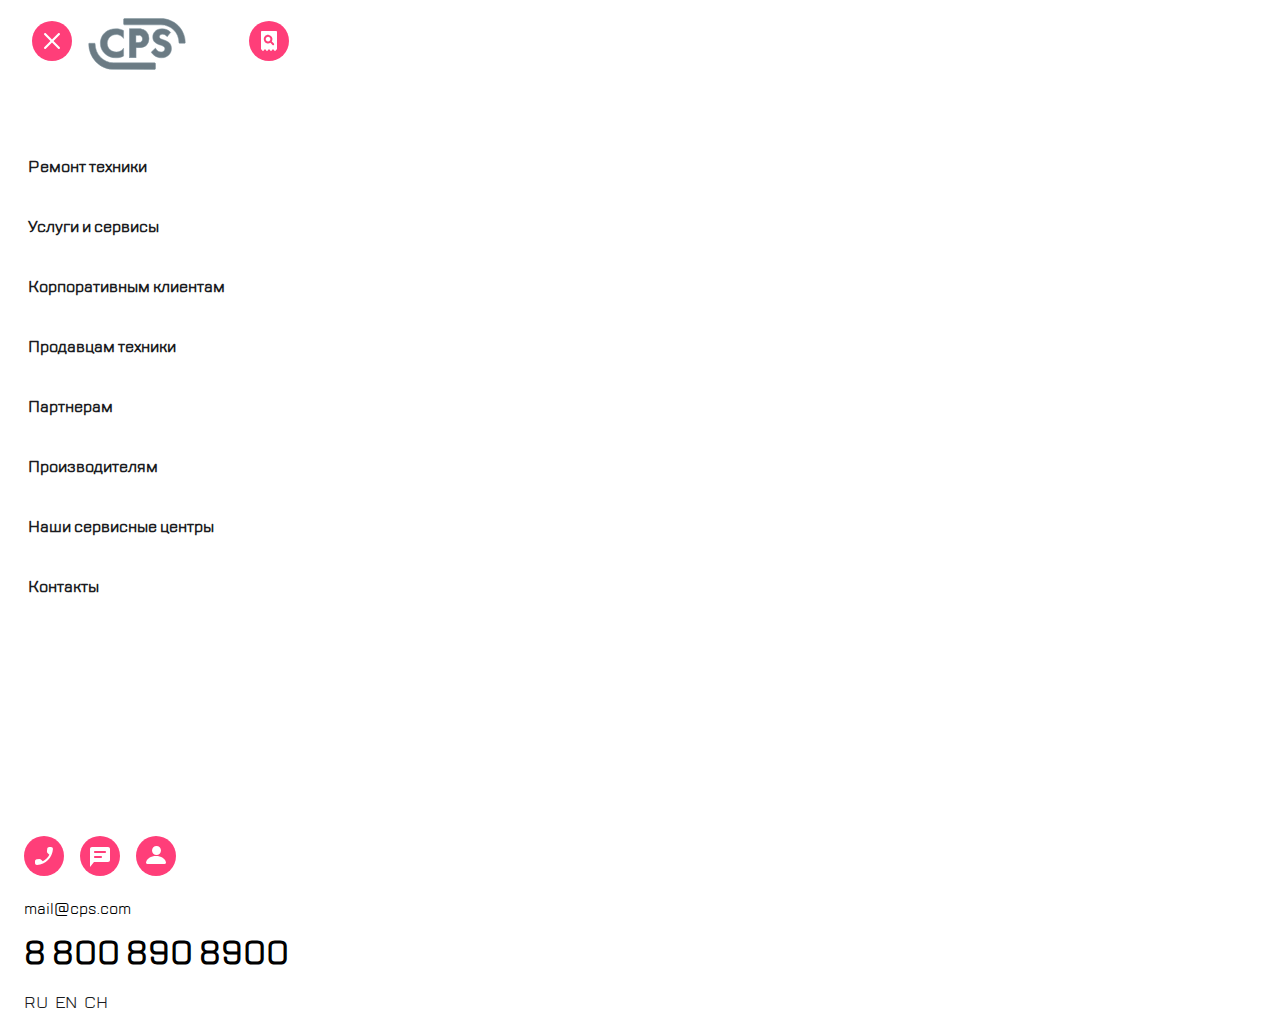
<file: mobile_menu.html>
<!DOCTYPE html>
<html lang="en">
<head>
    <meta charset="UTF-8">
    <meta http-equiv="X-UA-Compatible" content="IE=edge">
    <meta name="viewport" content="width=device-width, initial-scale=1.0">
    <link rel="stylesheet" href="style/style-mobile_menu.css">
    <title>Task-1.4</title>
</head>
<body>
    <div class="wrapper">
        <div class="main">
            <div class="main__left">
            <a href=""><img src="img/burger_1.svg" alt=""></a>
            <img src="img/logo.svg" alt="">
            </div>
            <a href=""><img src="img/checkstatus.svg" alt=""></a>
                
        </div>
        <div class="container">
            <a href="#">Ремонт техники</a>
            <a href="#">Услуги и сервисы</a>
            <a href="#">Корпоративным клиентам</a>
            <a href="#">Продавцам техники</a>
            <a href="#">Партнерам</a>
            <a href="#">Производителям</a>
            <a href="#">Наши сервисные центры</a>
            <a href="#">Контакты</a>       
        </div>
        <div class="footer">
            <div class="footer__item">
                <a href=""><img src="img/call.svg" alt=""></a>
                <a class="footer__item-chat" href=""><img src="img/chat.svg" alt=""></a>
                <a href=""><img src="img/profile.svg" alt=""></a>
            </div>
            <div class="footer__text">
                <p>mail@cps.com</p>
                <h1>8 800 890 8900</h1>
            <p class="footer__lang">    
                <a href="">RU</a>
                <a class="footer__lang-en" href="">EN</a>
                <a href="">CH</a>
            </p>
            </div>
        </div>
    </div>
</body>
</html>
</file>
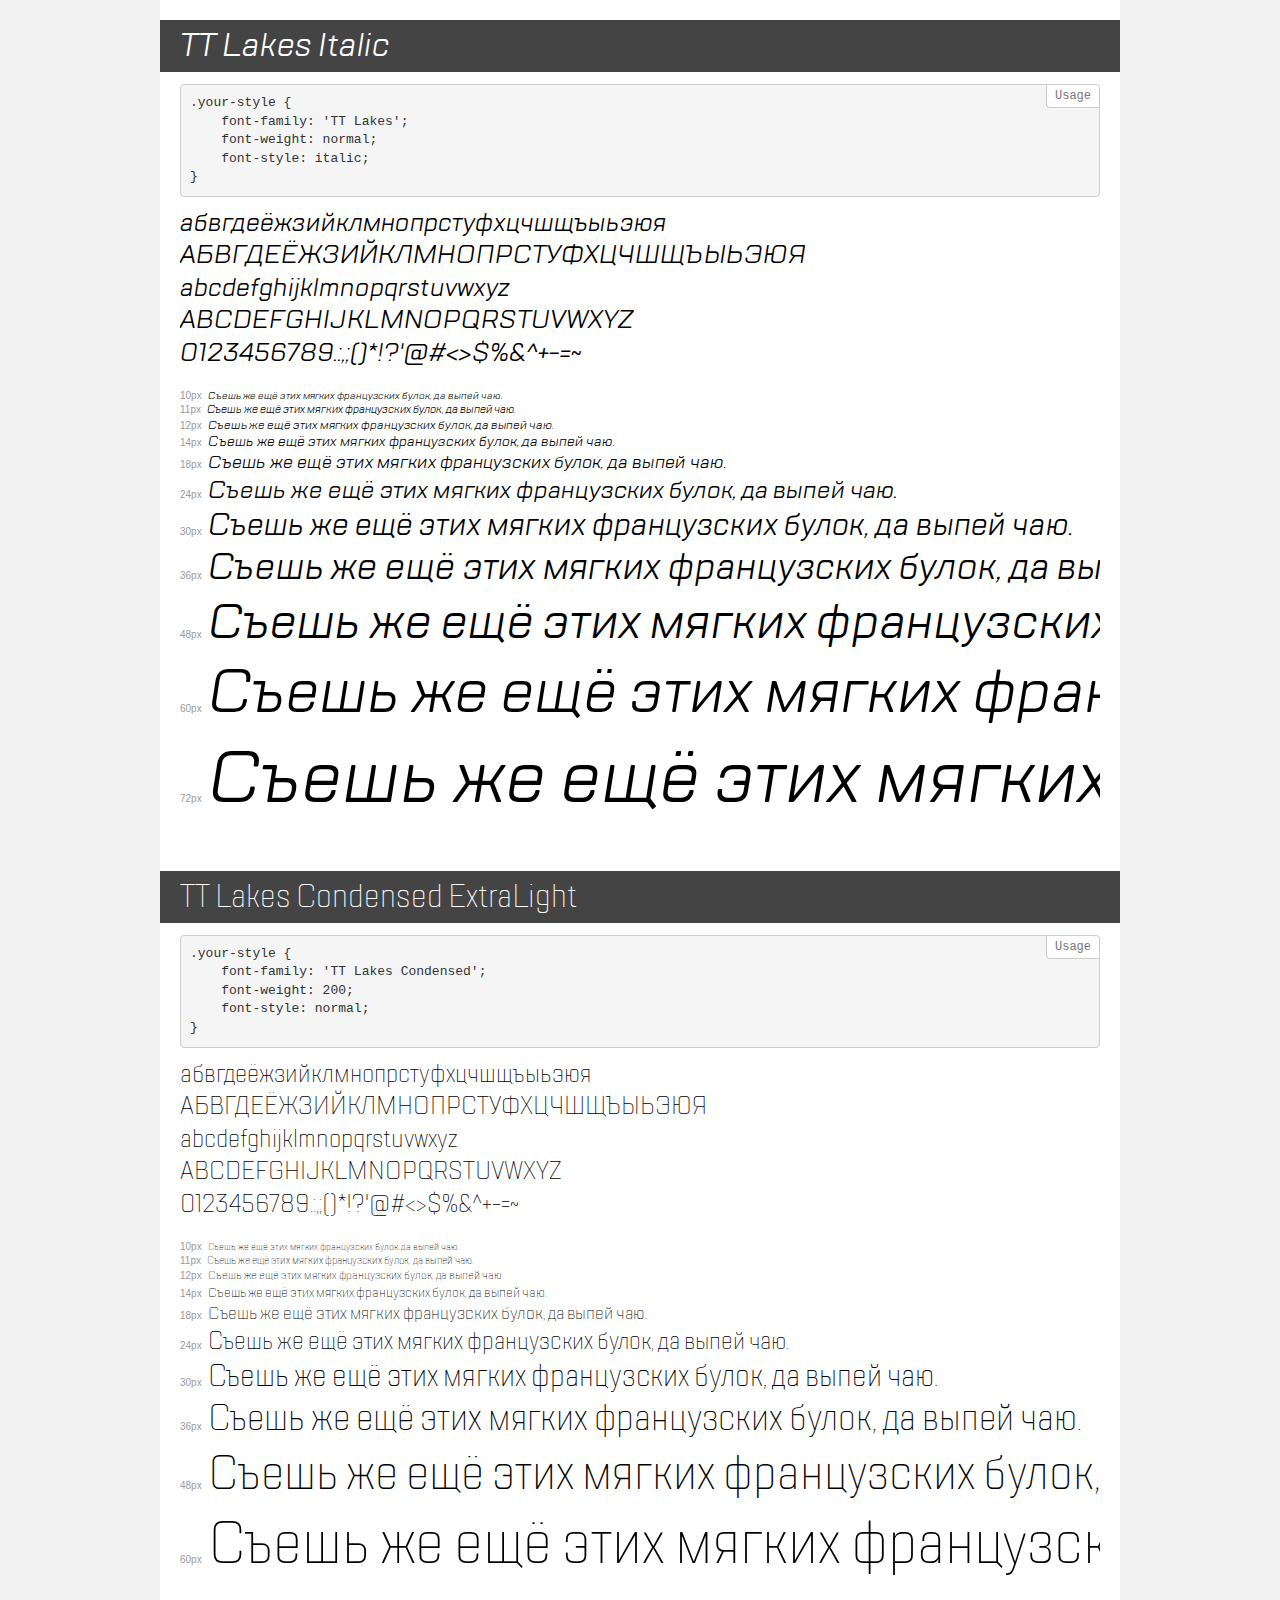
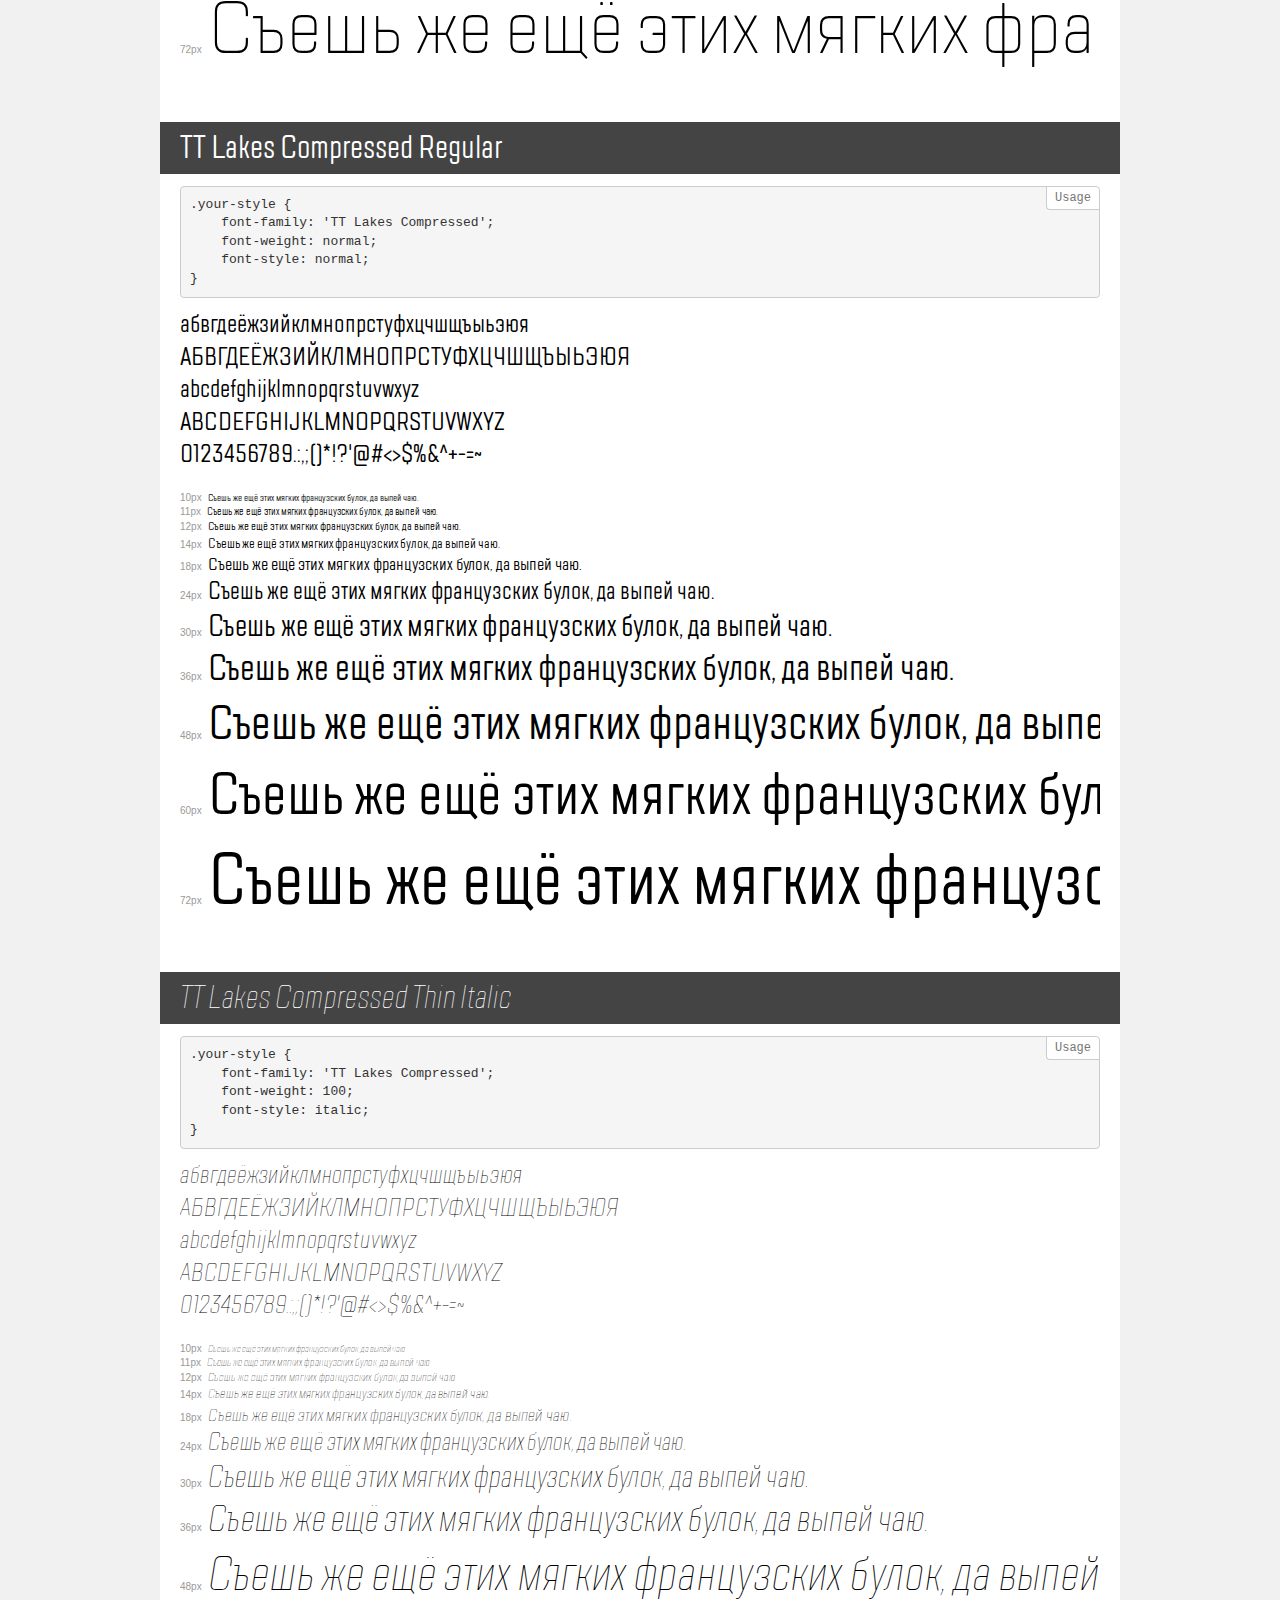
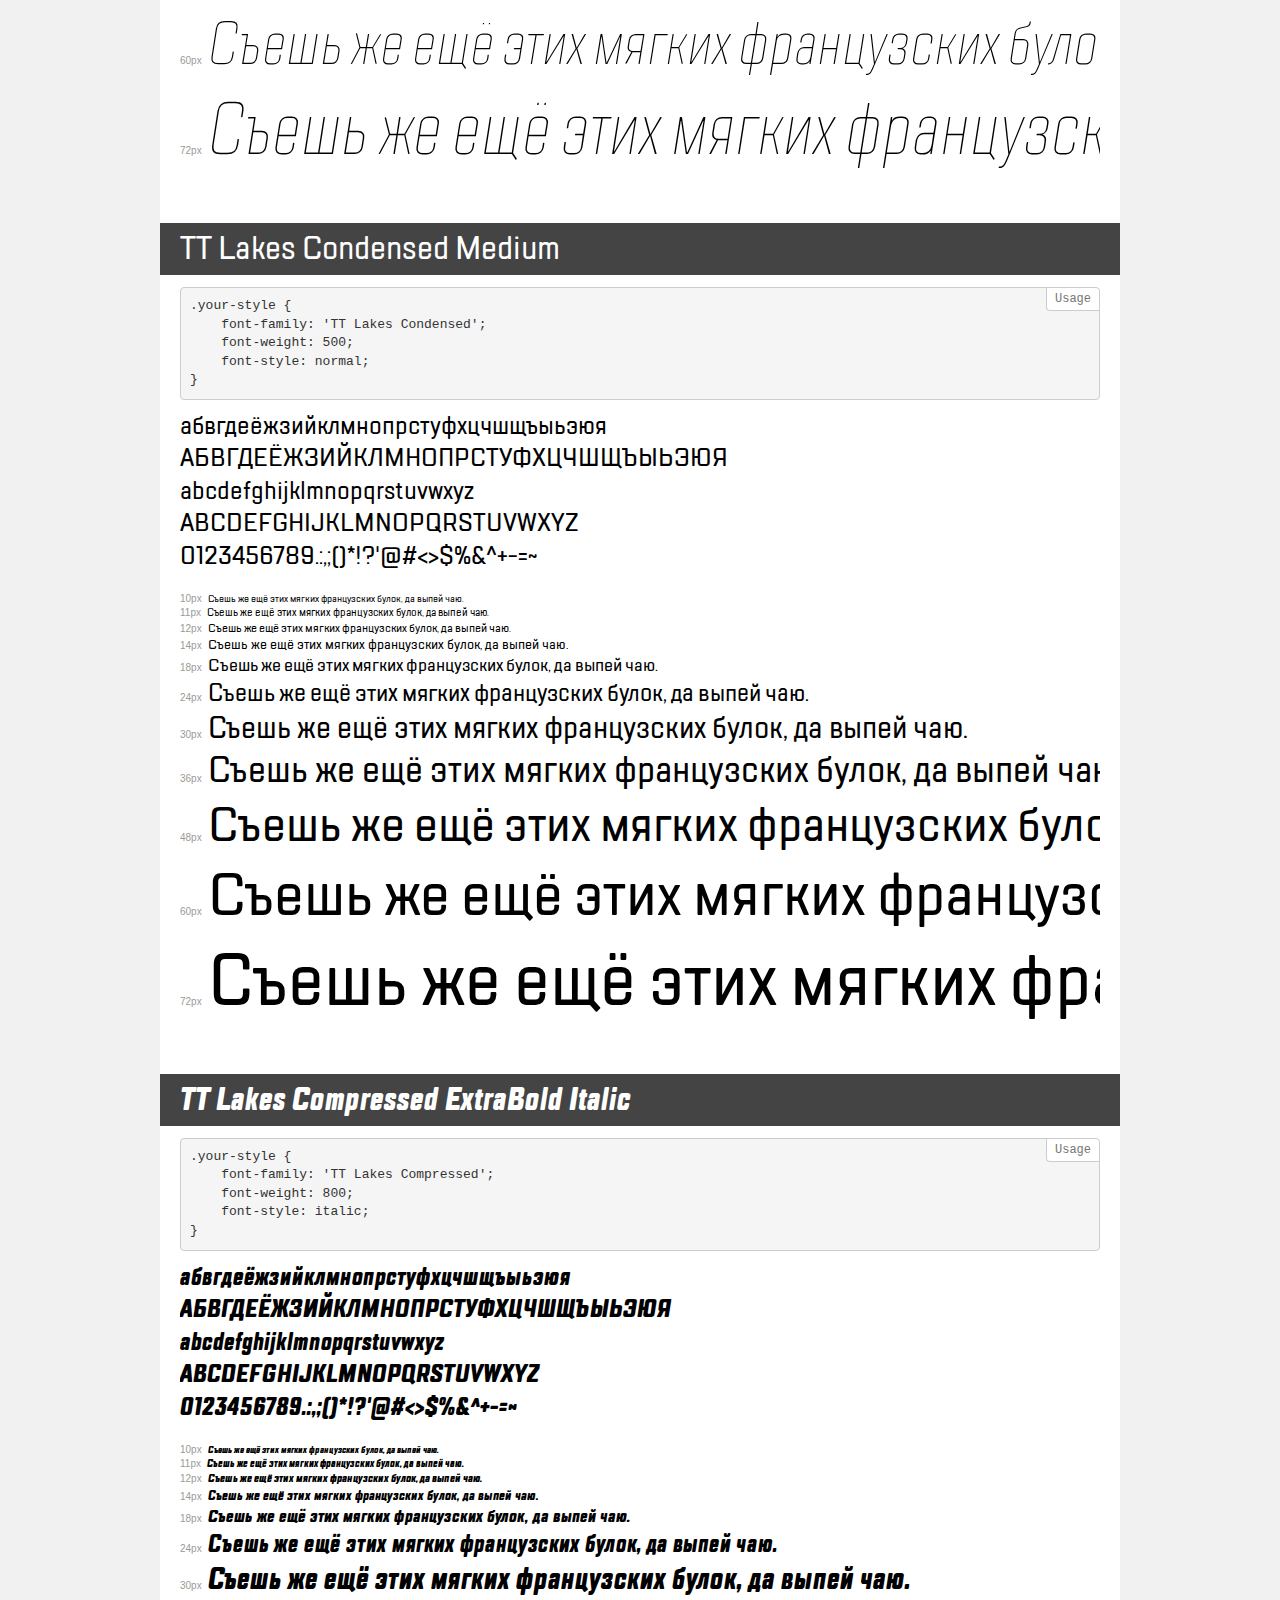
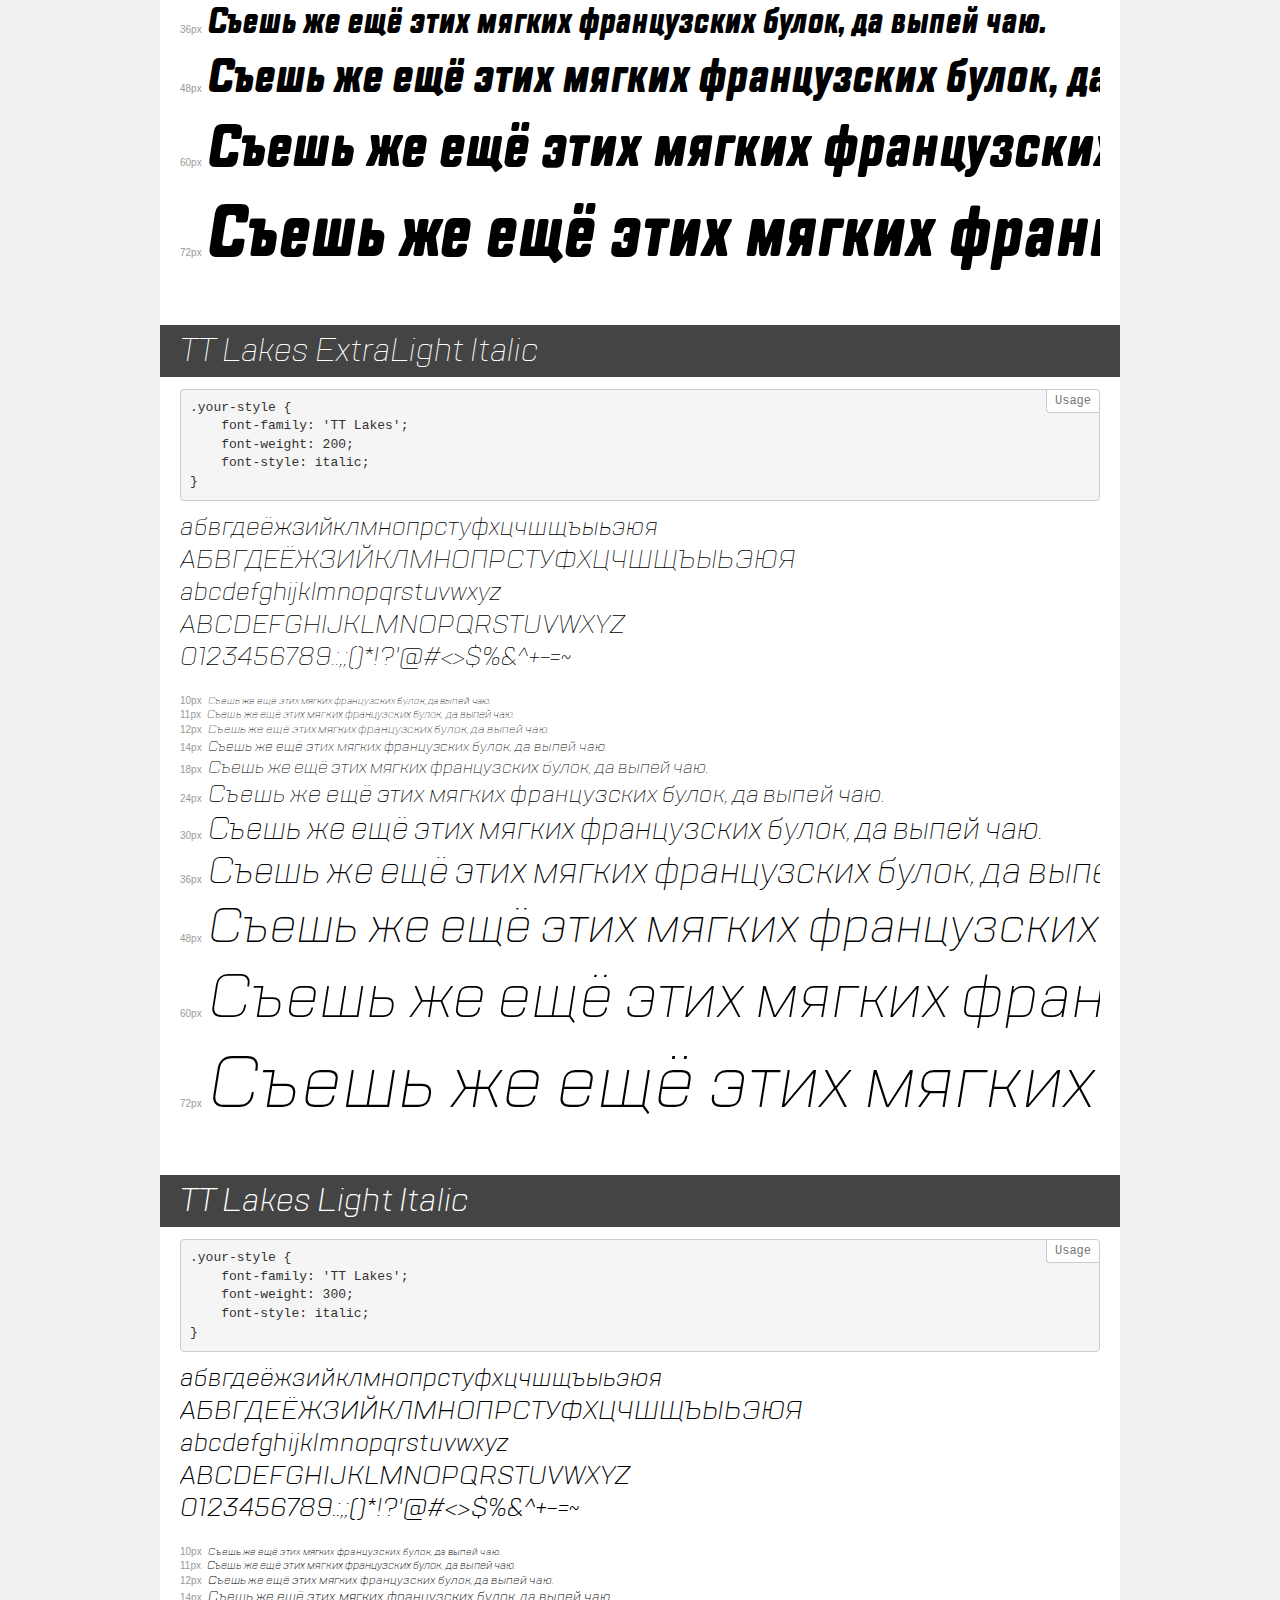
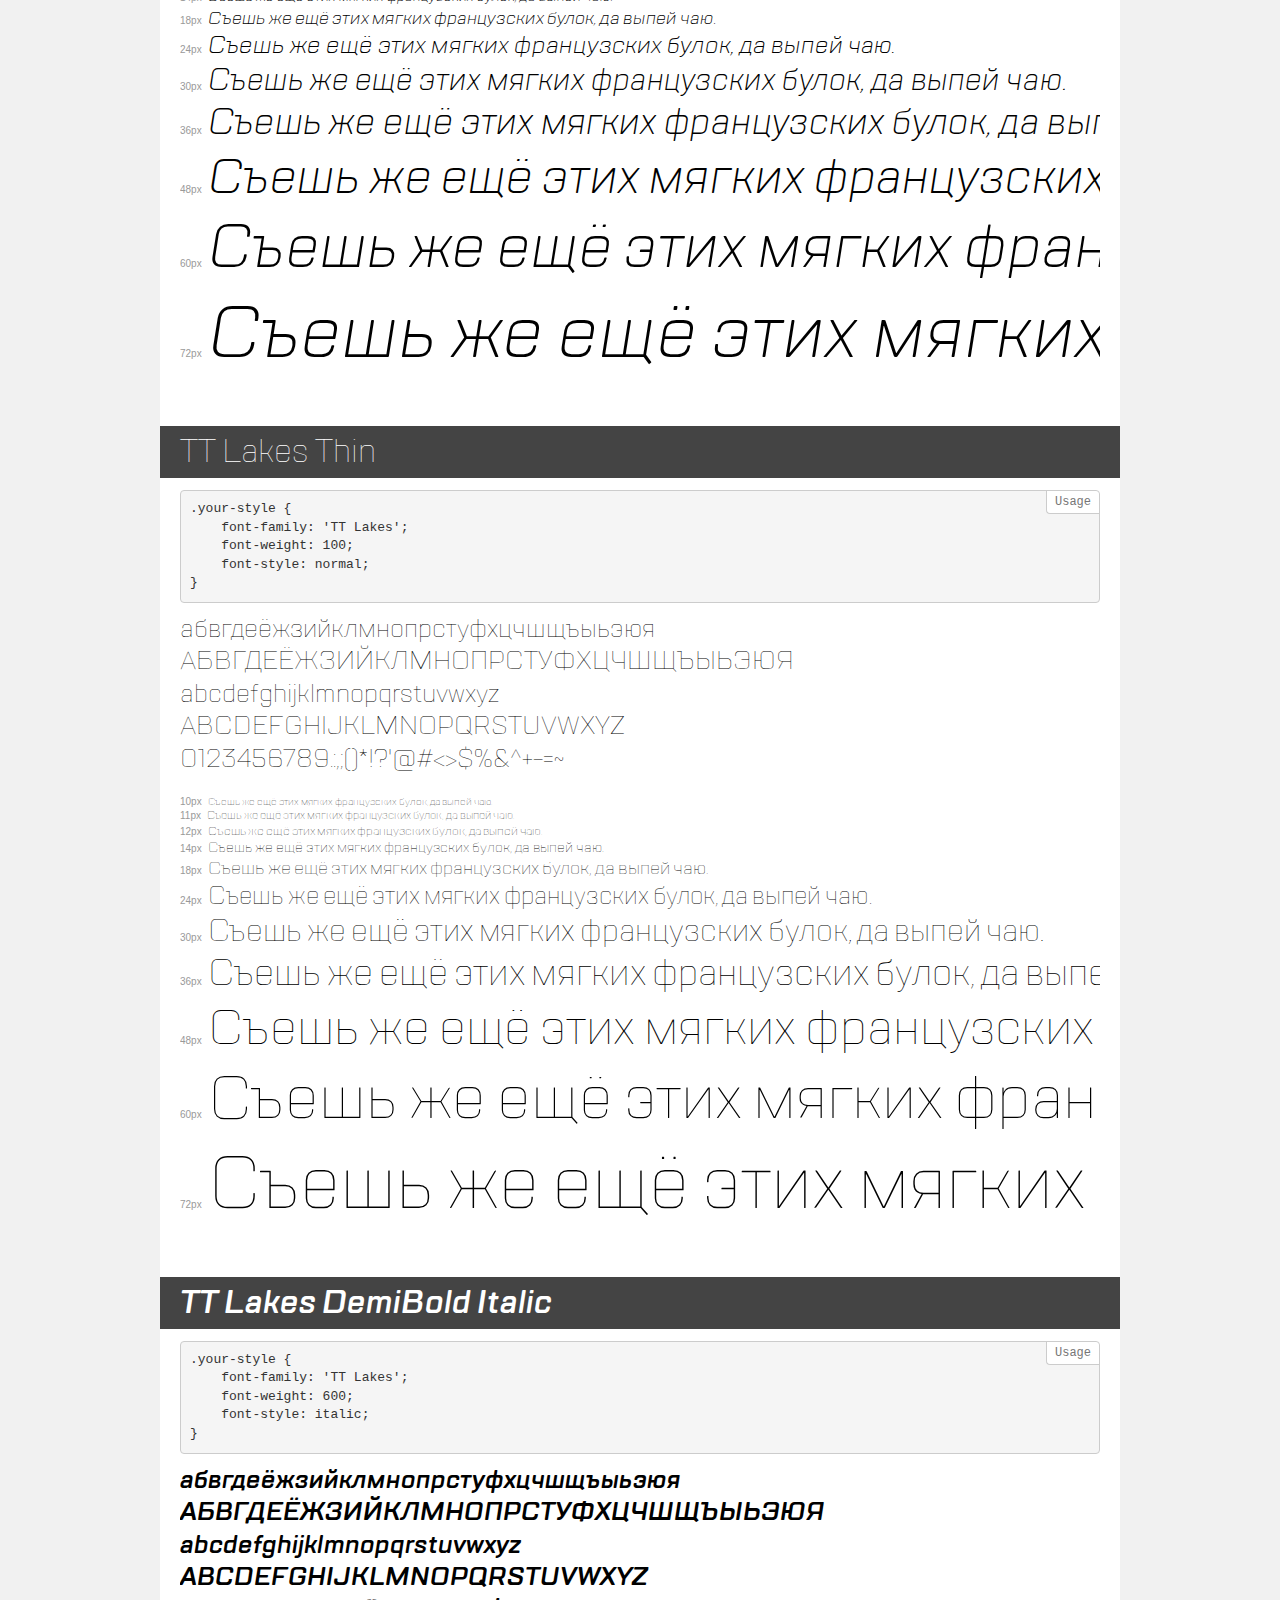
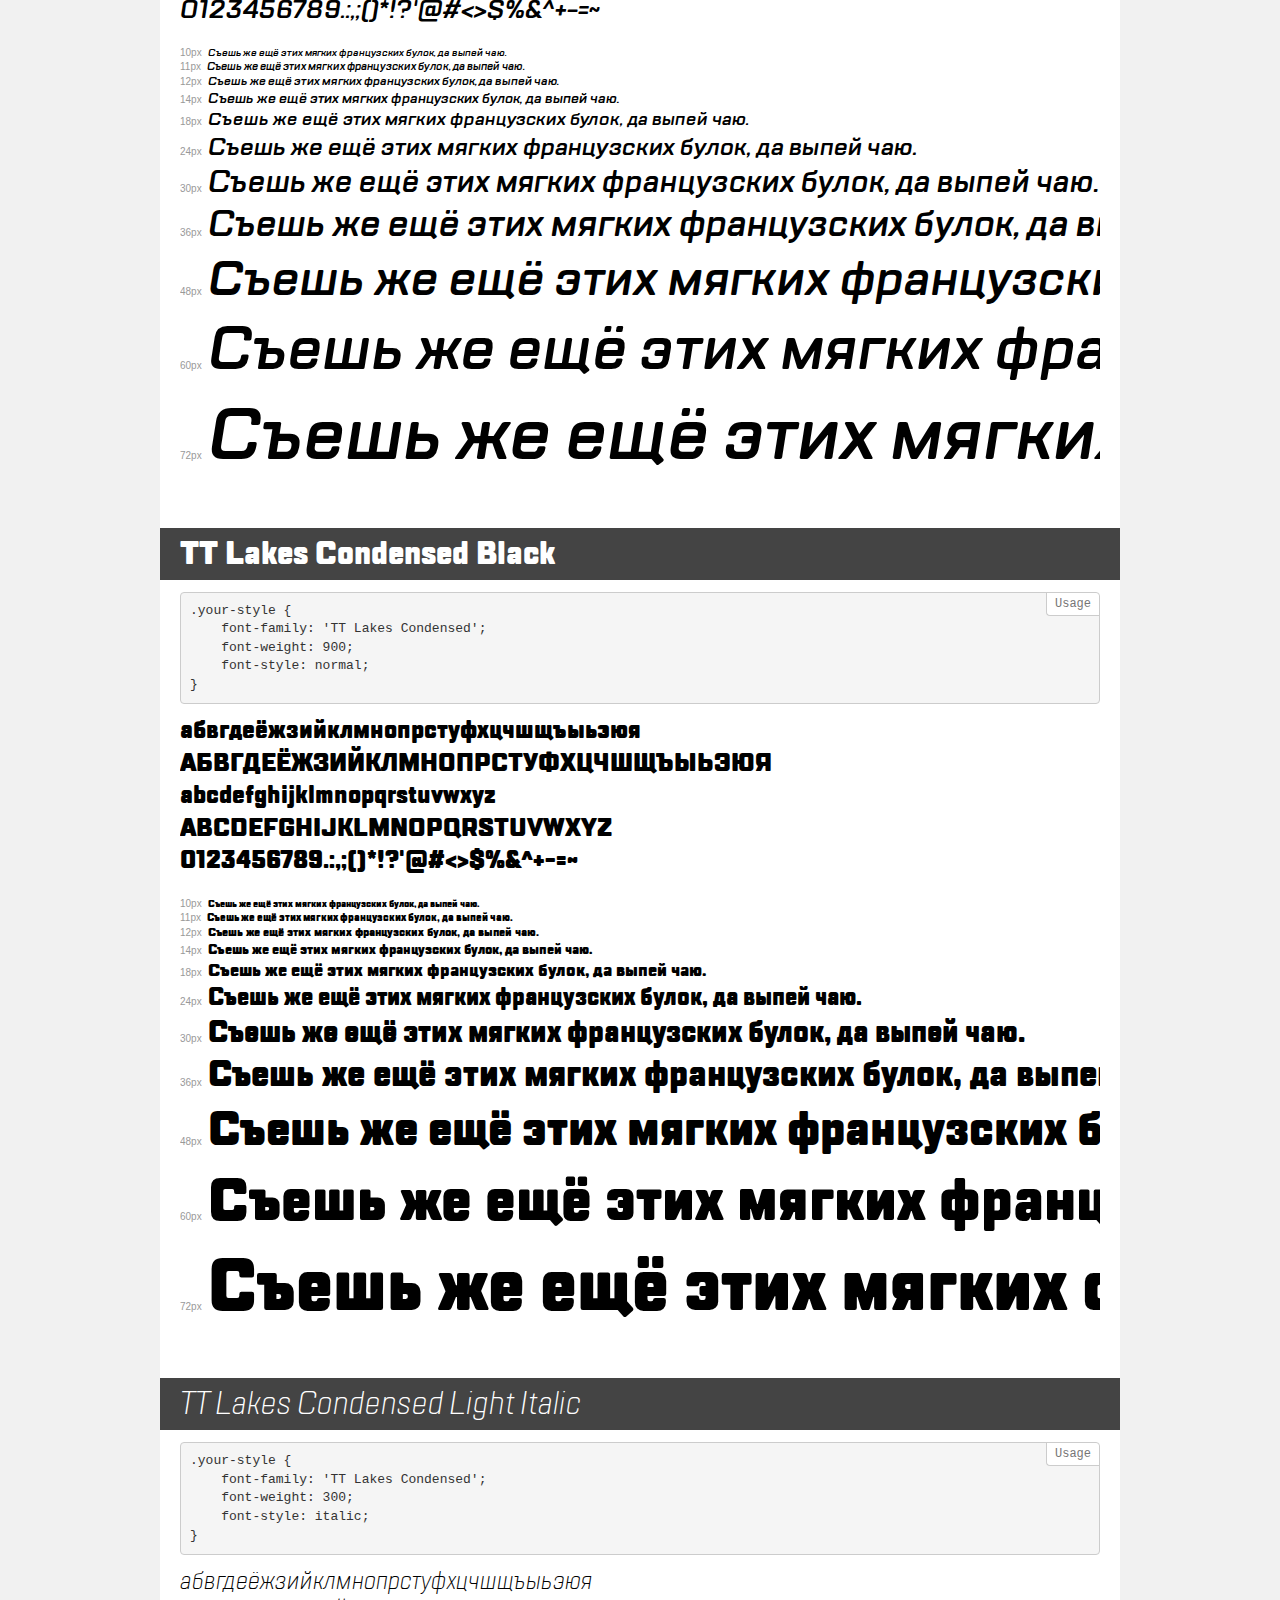
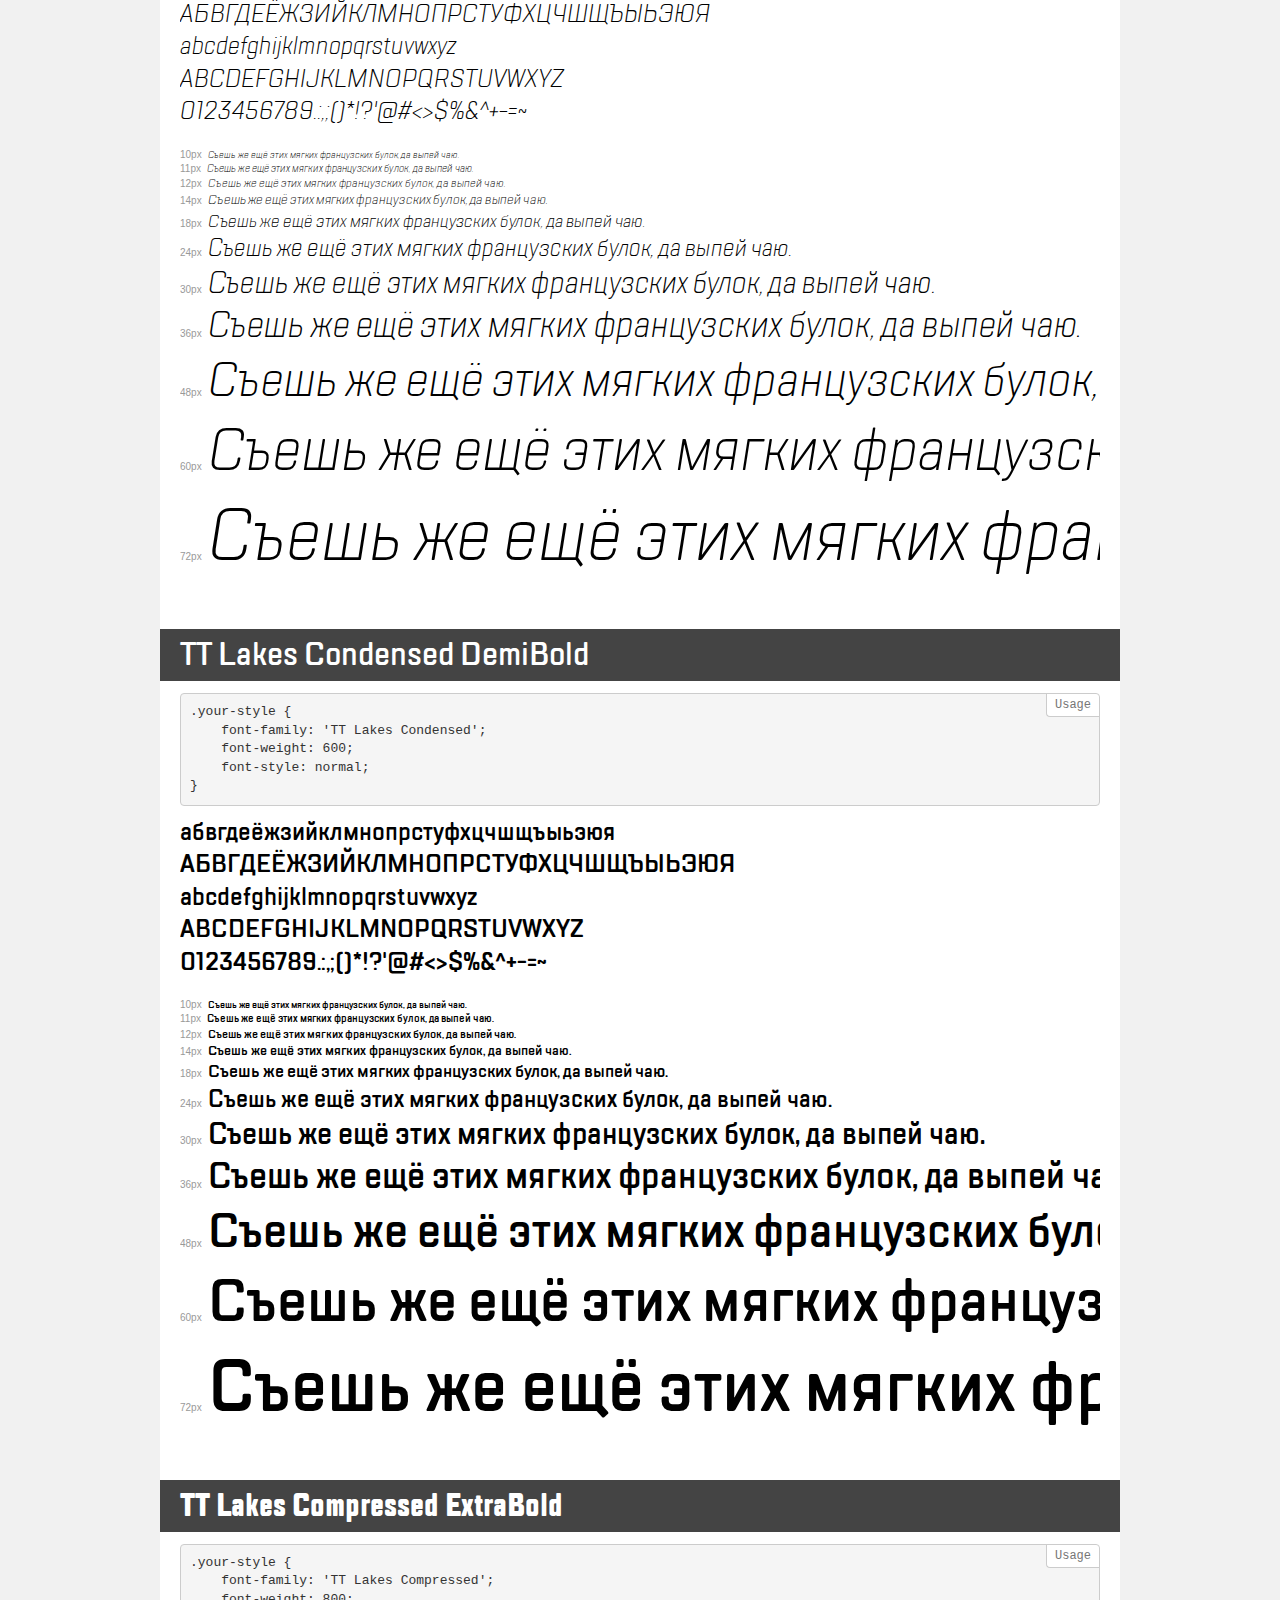
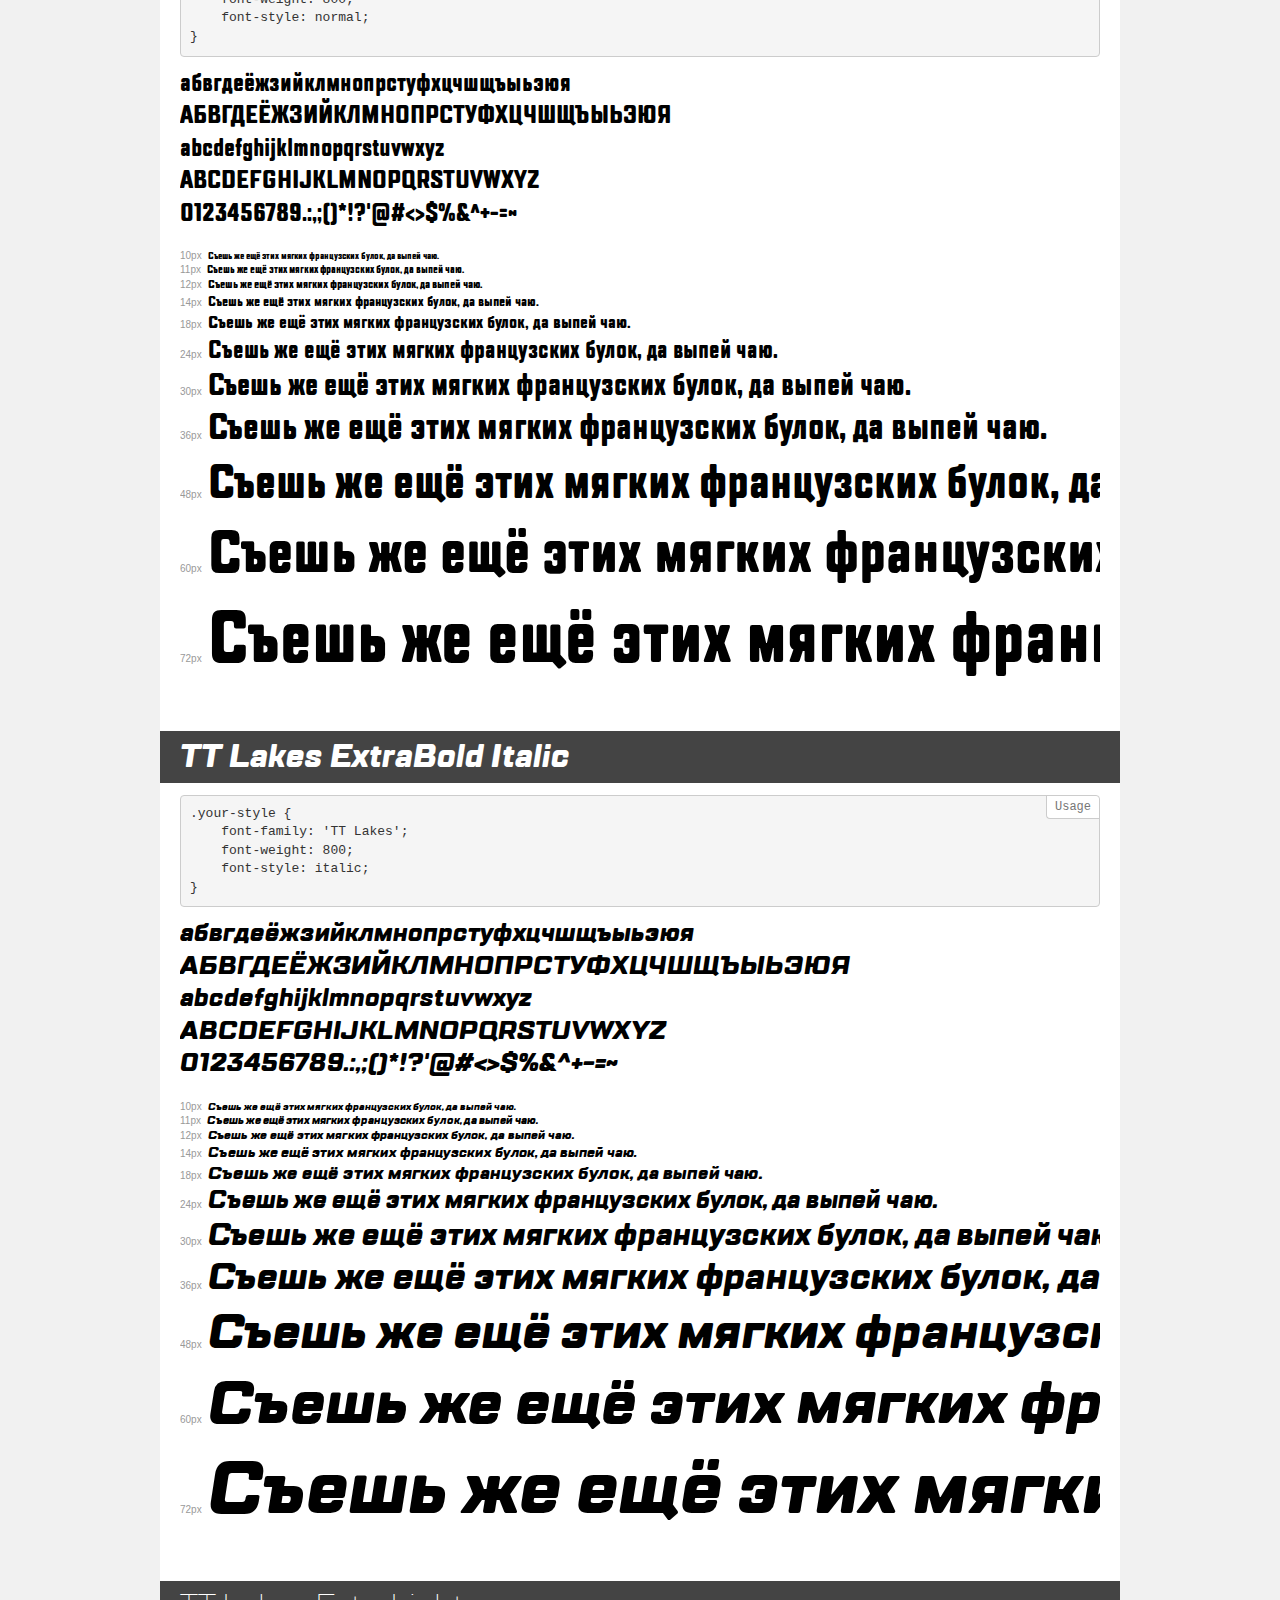
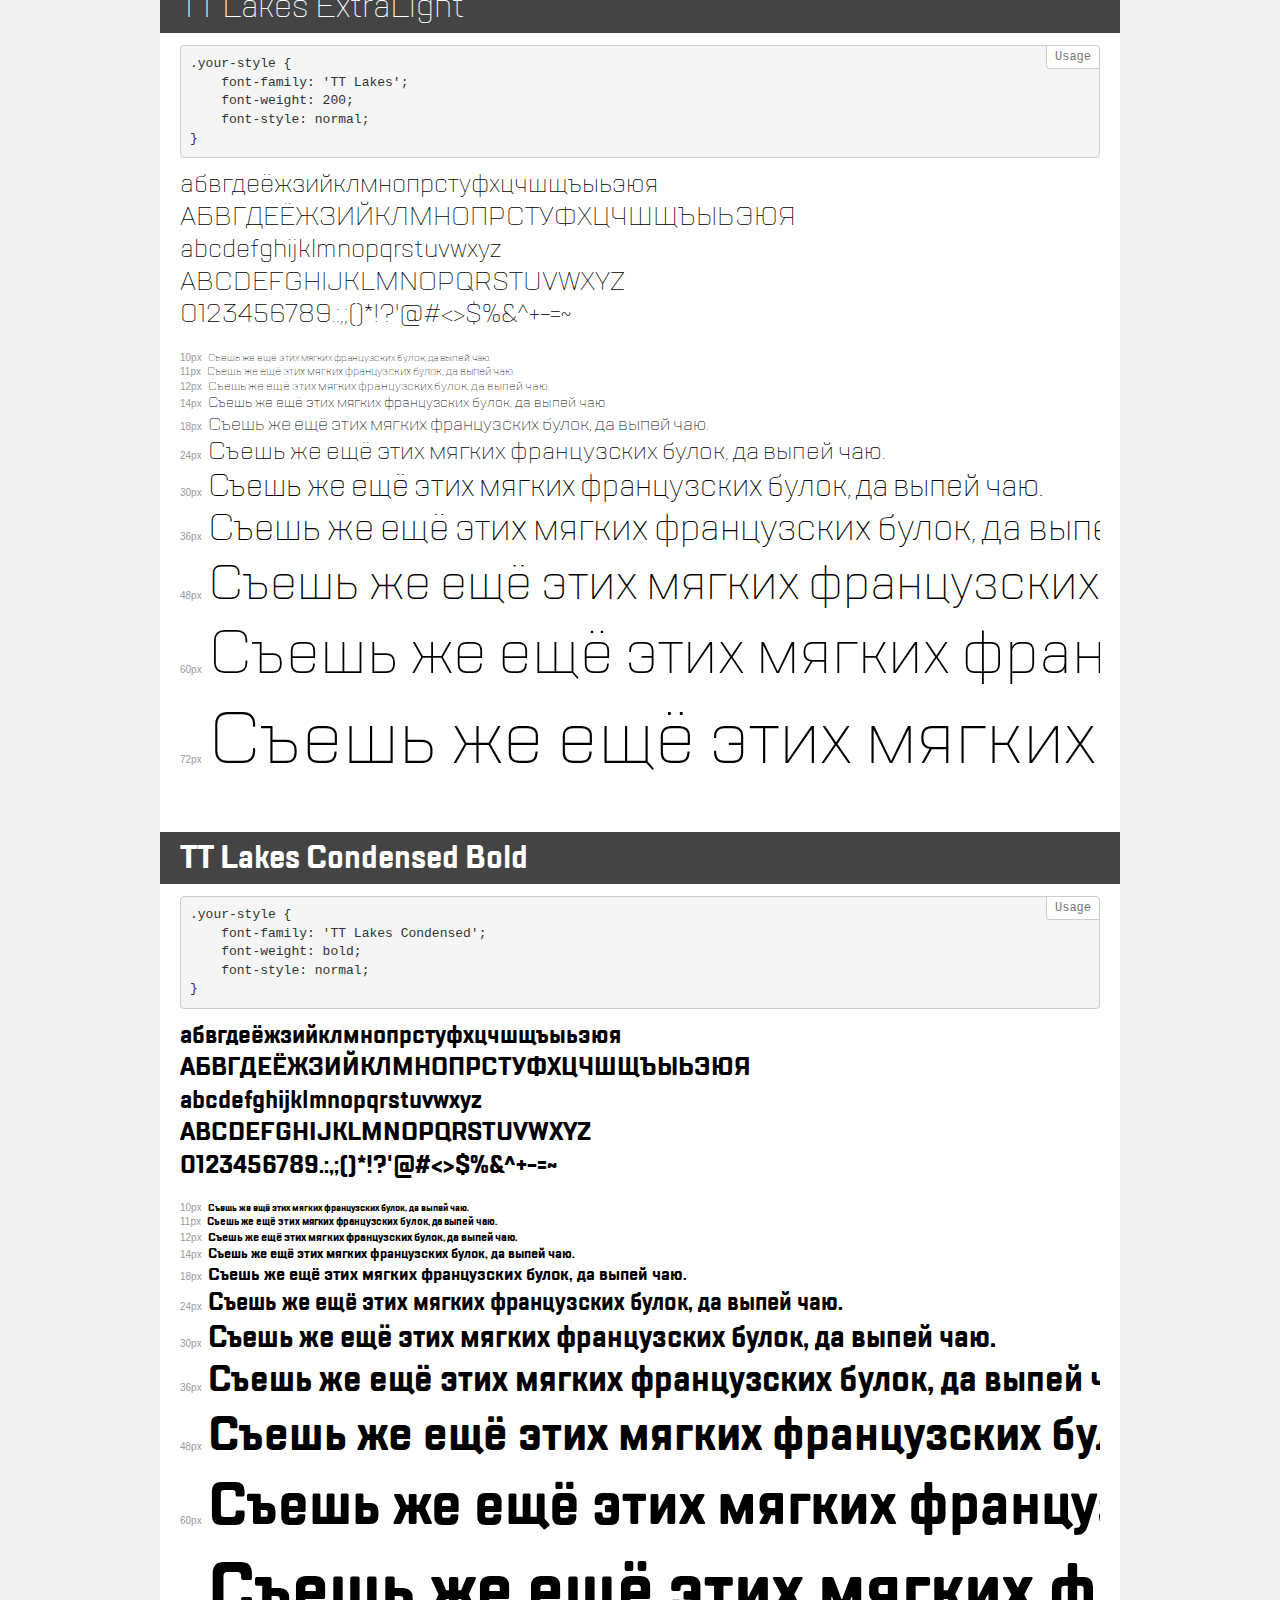
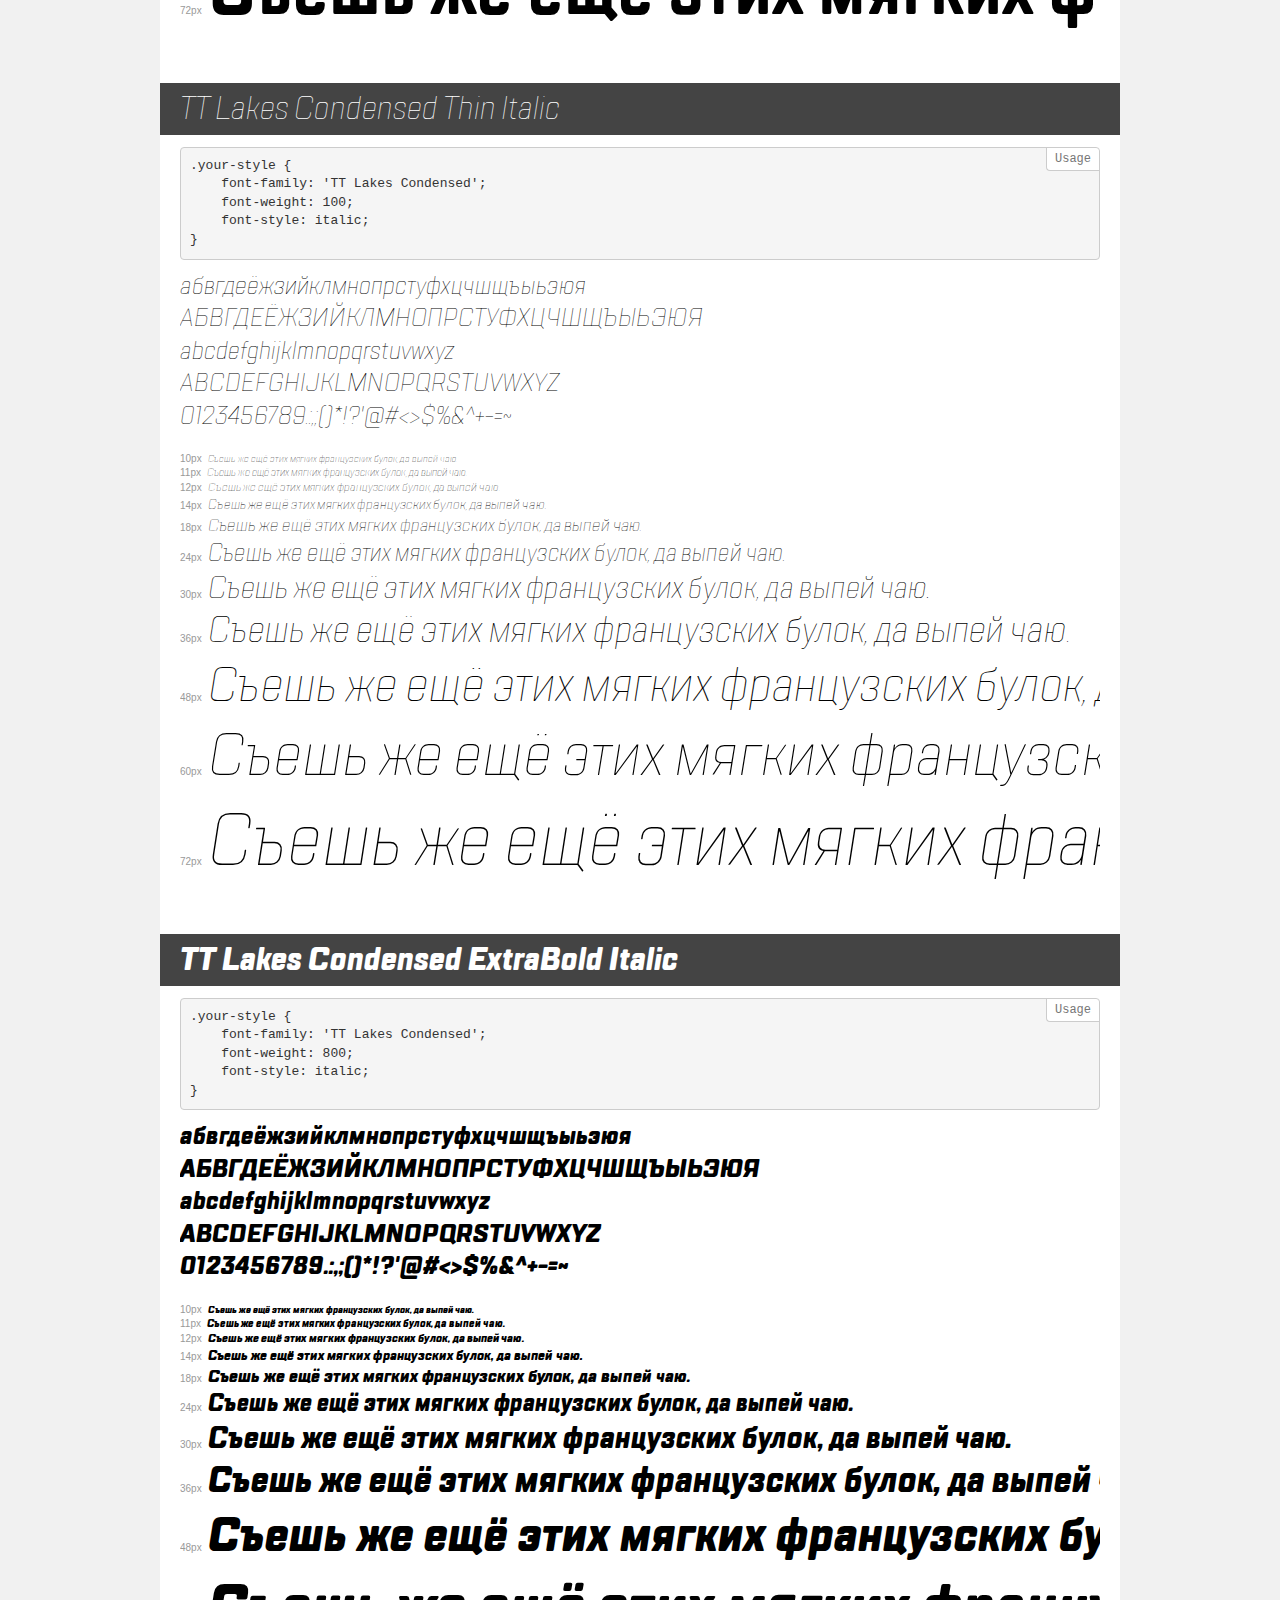
<file: fonts/demo.html>
<!DOCTYPE html>
<html>
<head>
    <meta charset="utf-8">
    <meta http-equiv="X-UA-Compatible" content="IE=edge">
    <meta name="viewport" content="width=device-width, initial-scale=1">
    <meta name="robots" content="noindex, noarchive">
    <meta name="format-detection" content="telephone=no">
    <title>Transfonter demo</title>
    <link href="stylesheet.css" rel="stylesheet">
    <style>
        /*
        http://meyerweb.com/eric/tools/css/reset/
        v2.0 | 20110126
        License: none (public domain)
        */
        html, body, div, span, applet, object, iframe,
        h1, h2, h3, h4, h5, h6, p, blockquote, pre,
        a, abbr, acronym, address, big, cite, code,
        del, dfn, em, img, ins, kbd, q, s, samp,
        small, strike, strong, sub, sup, tt, var,
        b, u, i, center,
        dl, dt, dd, ol, ul, li,
        fieldset, form, label, legend,
        table, caption, tbody, tfoot, thead, tr, th, td,
        article, aside, canvas, details, embed,
        figure, figcaption, footer, header, hgroup,
        menu, nav, output, ruby, section, summary,
        time, mark, audio, video {
            margin: 0;
            padding: 0;
            border: 0;
            font-size: 100%;
            font: inherit;
            vertical-align: baseline;
        }
        /* HTML5 display-role reset for older browsers */
        article, aside, details, figcaption, figure,
        footer, header, hgroup, menu, nav, section {
            display: block;
        }
        body {
            line-height: 1;
        }
        ol, ul {
            list-style: none;
        }
        blockquote, q {
            quotes: none;
        }
        blockquote:before, blockquote:after,
        q:before, q:after {
            content: '';
            content: none;
        }
        table {
            border-collapse: collapse;
            border-spacing: 0;
        }
        /* common styles */
        body {
            background: #f1f1f1;
            color: #000;
        }
        .page {
            background: #fff;
            width: 920px;
            margin: 0 auto;
            padding: 20px 20px 0 20px;
            overflow: hidden;
        }
        .font-container {
            overflow-x: auto;
            overflow-y: hidden;
            margin-bottom: 40px;
            line-height: 1.3;
            white-space: nowrap;
            padding-bottom: 5px;
        }
        h1 {
            position: relative;
            background: #444;
            font-size: 32px;
            color: #fff;
            padding: 10px 20px;
            margin: 0 -20px 12px -20px;
        }
        .letters {
            font-size: 25px;
            margin-bottom: 20px;
        }
        .s10:before {
            content: '10px';
        }
        .s11:before {
            content: '11px';
        }
        .s12:before {
            content: '12px';
        }
        .s14:before {
            content: '14px';
        }
        .s18:before {
            content: '18px';
        }
        .s24:before {
            content: '24px';
        }
        .s30:before {
            content: '30px';
        }
        .s36:before {
            content: '36px';
        }
        .s48:before {
            content: '48px';
        }
        .s60:before {
            content: '60px';
        }
        .s72:before {
            content: '72px';
        }
        .s10:before, .s11:before, .s12:before, .s14:before,
        .s18:before, .s24:before, .s30:before, .s36:before,
        .s48:before, .s60:before, .s72:before {
            font-family: Arial, sans-serif;
            font-size: 10px;
            font-weight: normal;
            font-style: normal;
            color: #999;
            padding-right: 6px;
        }
        pre {
            display: block;
            position: relative;
            padding: 9px;
            margin: 0 0 10px;
            font-family: Monaco, Menlo, Consolas, "Courier New", monospace !important;
            font-size: 13px;
            line-height: 1.428571429;
            color: #333;
            font-weight: normal !important;
            font-style: normal !important;
            background-color: #f5f5f5;
            border: 1px solid #ccc;
            overflow-x: auto;
            border-radius: 4px;
        }
        pre:after {
            display: block;
            position: absolute;
            right: 0;
            top: 0;
            content: 'Usage';
            line-height: 1;
            padding: 5px 8px;
            font-size: 12px;
            color: #767676;
            background-color: #fff;
            border: 1px solid #ccc;
            border-right: none;
            border-top: none;
            border-radius: 0 4px 0 4px;
            z-index: 10;
        }
        /* responsive */
        @media (max-width: 959px) {
            .page {
                width: auto;
                margin: 0;
            }
        }
    </style>
</head>
<body>
<div class="page">
    <div class="demo" style="font-family: 'TT Lakes'; font-weight: normal; font-style: italic;">
        <h1>TT Lakes Italic</h1>
        <pre>.your-style {
    font-family: 'TT Lakes';
    font-weight: normal;
    font-style: italic;
}</pre>
        <div class="font-container">
            <p class="letters">
                абвгдеёжзийклмнопрстуфхцчшщъыьэюя<br>
АБВГДЕЁЖЗИЙКЛМНОПРСТУФХЦЧШЩЪЫЬЭЮЯ<br>
abcdefghijklmnopqrstuvwxyz<br>
ABCDEFGHIJKLMNOPQRSTUVWXYZ<br>
                0123456789.:,;()*!?'@#<>$%&^+-=~
            </p>
            <p class="s10" style="font-size: 10px;">Съешь же ещё этих мягких французских булок, да выпей чаю.</p>
            <p class="s11" style="font-size: 11px;">Съешь же ещё этих мягких французских булок, да выпей чаю.</p>
            <p class="s12" style="font-size: 12px;">Съешь же ещё этих мягких французских булок, да выпей чаю.</p>
            <p class="s14" style="font-size: 14px;">Съешь же ещё этих мягких французских булок, да выпей чаю.</p>
            <p class="s18" style="font-size: 18px;">Съешь же ещё этих мягких французских булок, да выпей чаю.</p>
            <p class="s24" style="font-size: 24px;">Съешь же ещё этих мягких французских булок, да выпей чаю.</p>
            <p class="s30" style="font-size: 30px;">Съешь же ещё этих мягких французских булок, да выпей чаю.</p>
            <p class="s36" style="font-size: 36px;">Съешь же ещё этих мягких французских булок, да выпей чаю.</p>
            <p class="s48" style="font-size: 48px;">Съешь же ещё этих мягких французских булок, да выпей чаю.</p>
            <p class="s60" style="font-size: 60px;">Съешь же ещё этих мягких французских булок, да выпей чаю.</p>
            <p class="s72" style="font-size: 72px;">Съешь же ещё этих мягких французских булок, да выпей чаю.</p>
        </div>
    </div>
    <div class="demo" style="font-family: 'TT Lakes Condensed'; font-weight: 200; font-style: normal;">
        <h1>TT Lakes Condensed ExtraLight</h1>
        <pre>.your-style {
    font-family: 'TT Lakes Condensed';
    font-weight: 200;
    font-style: normal;
}</pre>
        <div class="font-container">
            <p class="letters">
                абвгдеёжзийклмнопрстуфхцчшщъыьэюя<br>
АБВГДЕЁЖЗИЙКЛМНОПРСТУФХЦЧШЩЪЫЬЭЮЯ<br>
abcdefghijklmnopqrstuvwxyz<br>
ABCDEFGHIJKLMNOPQRSTUVWXYZ<br>
                0123456789.:,;()*!?'@#<>$%&^+-=~
            </p>
            <p class="s10" style="font-size: 10px;">Съешь же ещё этих мягких французских булок, да выпей чаю.</p>
            <p class="s11" style="font-size: 11px;">Съешь же ещё этих мягких французских булок, да выпей чаю.</p>
            <p class="s12" style="font-size: 12px;">Съешь же ещё этих мягких французских булок, да выпей чаю.</p>
            <p class="s14" style="font-size: 14px;">Съешь же ещё этих мягких французских булок, да выпей чаю.</p>
            <p class="s18" style="font-size: 18px;">Съешь же ещё этих мягких французских булок, да выпей чаю.</p>
            <p class="s24" style="font-size: 24px;">Съешь же ещё этих мягких французских булок, да выпей чаю.</p>
            <p class="s30" style="font-size: 30px;">Съешь же ещё этих мягких французских булок, да выпей чаю.</p>
            <p class="s36" style="font-size: 36px;">Съешь же ещё этих мягких французских булок, да выпей чаю.</p>
            <p class="s48" style="font-size: 48px;">Съешь же ещё этих мягких французских булок, да выпей чаю.</p>
            <p class="s60" style="font-size: 60px;">Съешь же ещё этих мягких французских булок, да выпей чаю.</p>
            <p class="s72" style="font-size: 72px;">Съешь же ещё этих мягких французских булок, да выпей чаю.</p>
        </div>
    </div>
    <div class="demo" style="font-family: 'TT Lakes Compressed'; font-weight: normal; font-style: normal;">
        <h1>TT Lakes Compressed Regular</h1>
        <pre>.your-style {
    font-family: 'TT Lakes Compressed';
    font-weight: normal;
    font-style: normal;
}</pre>
        <div class="font-container">
            <p class="letters">
                абвгдеёжзийклмнопрстуфхцчшщъыьэюя<br>
АБВГДЕЁЖЗИЙКЛМНОПРСТУФХЦЧШЩЪЫЬЭЮЯ<br>
abcdefghijklmnopqrstuvwxyz<br>
ABCDEFGHIJKLMNOPQRSTUVWXYZ<br>
                0123456789.:,;()*!?'@#<>$%&^+-=~
            </p>
            <p class="s10" style="font-size: 10px;">Съешь же ещё этих мягких французских булок, да выпей чаю.</p>
            <p class="s11" style="font-size: 11px;">Съешь же ещё этих мягких французских булок, да выпей чаю.</p>
            <p class="s12" style="font-size: 12px;">Съешь же ещё этих мягких французских булок, да выпей чаю.</p>
            <p class="s14" style="font-size: 14px;">Съешь же ещё этих мягких французских булок, да выпей чаю.</p>
            <p class="s18" style="font-size: 18px;">Съешь же ещё этих мягких французских булок, да выпей чаю.</p>
            <p class="s24" style="font-size: 24px;">Съешь же ещё этих мягких французских булок, да выпей чаю.</p>
            <p class="s30" style="font-size: 30px;">Съешь же ещё этих мягких французских булок, да выпей чаю.</p>
            <p class="s36" style="font-size: 36px;">Съешь же ещё этих мягких французских булок, да выпей чаю.</p>
            <p class="s48" style="font-size: 48px;">Съешь же ещё этих мягких французских булок, да выпей чаю.</p>
            <p class="s60" style="font-size: 60px;">Съешь же ещё этих мягких французских булок, да выпей чаю.</p>
            <p class="s72" style="font-size: 72px;">Съешь же ещё этих мягких французских булок, да выпей чаю.</p>
        </div>
    </div>
    <div class="demo" style="font-family: 'TT Lakes Compressed'; font-weight: 100; font-style: italic;">
        <h1>TT Lakes Compressed Thin Italic</h1>
        <pre>.your-style {
    font-family: 'TT Lakes Compressed';
    font-weight: 100;
    font-style: italic;
}</pre>
        <div class="font-container">
            <p class="letters">
                абвгдеёжзийклмнопрстуфхцчшщъыьэюя<br>
АБВГДЕЁЖЗИЙКЛМНОПРСТУФХЦЧШЩЪЫЬЭЮЯ<br>
abcdefghijklmnopqrstuvwxyz<br>
ABCDEFGHIJKLMNOPQRSTUVWXYZ<br>
                0123456789.:,;()*!?'@#<>$%&^+-=~
            </p>
            <p class="s10" style="font-size: 10px;">Съешь же ещё этих мягких французских булок, да выпей чаю.</p>
            <p class="s11" style="font-size: 11px;">Съешь же ещё этих мягких французских булок, да выпей чаю.</p>
            <p class="s12" style="font-size: 12px;">Съешь же ещё этих мягких французских булок, да выпей чаю.</p>
            <p class="s14" style="font-size: 14px;">Съешь же ещё этих мягких французских булок, да выпей чаю.</p>
            <p class="s18" style="font-size: 18px;">Съешь же ещё этих мягких французских булок, да выпей чаю.</p>
            <p class="s24" style="font-size: 24px;">Съешь же ещё этих мягких французских булок, да выпей чаю.</p>
            <p class="s30" style="font-size: 30px;">Съешь же ещё этих мягких французских булок, да выпей чаю.</p>
            <p class="s36" style="font-size: 36px;">Съешь же ещё этих мягких французских булок, да выпей чаю.</p>
            <p class="s48" style="font-size: 48px;">Съешь же ещё этих мягких французских булок, да выпей чаю.</p>
            <p class="s60" style="font-size: 60px;">Съешь же ещё этих мягких французских булок, да выпей чаю.</p>
            <p class="s72" style="font-size: 72px;">Съешь же ещё этих мягких французских булок, да выпей чаю.</p>
        </div>
    </div>
    <div class="demo" style="font-family: 'TT Lakes Condensed'; font-weight: 500; font-style: normal;">
        <h1>TT Lakes Condensed Medium</h1>
        <pre>.your-style {
    font-family: 'TT Lakes Condensed';
    font-weight: 500;
    font-style: normal;
}</pre>
        <div class="font-container">
            <p class="letters">
                абвгдеёжзийклмнопрстуфхцчшщъыьэюя<br>
АБВГДЕЁЖЗИЙКЛМНОПРСТУФХЦЧШЩЪЫЬЭЮЯ<br>
abcdefghijklmnopqrstuvwxyz<br>
ABCDEFGHIJKLMNOPQRSTUVWXYZ<br>
                0123456789.:,;()*!?'@#<>$%&^+-=~
            </p>
            <p class="s10" style="font-size: 10px;">Съешь же ещё этих мягких французских булок, да выпей чаю.</p>
            <p class="s11" style="font-size: 11px;">Съешь же ещё этих мягких французских булок, да выпей чаю.</p>
            <p class="s12" style="font-size: 12px;">Съешь же ещё этих мягких французских булок, да выпей чаю.</p>
            <p class="s14" style="font-size: 14px;">Съешь же ещё этих мягких французских булок, да выпей чаю.</p>
            <p class="s18" style="font-size: 18px;">Съешь же ещё этих мягких французских булок, да выпей чаю.</p>
            <p class="s24" style="font-size: 24px;">Съешь же ещё этих мягких французских булок, да выпей чаю.</p>
            <p class="s30" style="font-size: 30px;">Съешь же ещё этих мягких французских булок, да выпей чаю.</p>
            <p class="s36" style="font-size: 36px;">Съешь же ещё этих мягких французских булок, да выпей чаю.</p>
            <p class="s48" style="font-size: 48px;">Съешь же ещё этих мягких французских булок, да выпей чаю.</p>
            <p class="s60" style="font-size: 60px;">Съешь же ещё этих мягких французских булок, да выпей чаю.</p>
            <p class="s72" style="font-size: 72px;">Съешь же ещё этих мягких французских булок, да выпей чаю.</p>
        </div>
    </div>
    <div class="demo" style="font-family: 'TT Lakes Compressed'; font-weight: 800; font-style: italic;">
        <h1>TT Lakes Compressed ExtraBold Italic</h1>
        <pre>.your-style {
    font-family: 'TT Lakes Compressed';
    font-weight: 800;
    font-style: italic;
}</pre>
        <div class="font-container">
            <p class="letters">
                абвгдеёжзийклмнопрстуфхцчшщъыьэюя<br>
АБВГДЕЁЖЗИЙКЛМНОПРСТУФХЦЧШЩЪЫЬЭЮЯ<br>
abcdefghijklmnopqrstuvwxyz<br>
ABCDEFGHIJKLMNOPQRSTUVWXYZ<br>
                0123456789.:,;()*!?'@#<>$%&^+-=~
            </p>
            <p class="s10" style="font-size: 10px;">Съешь же ещё этих мягких французских булок, да выпей чаю.</p>
            <p class="s11" style="font-size: 11px;">Съешь же ещё этих мягких французских булок, да выпей чаю.</p>
            <p class="s12" style="font-size: 12px;">Съешь же ещё этих мягких французских булок, да выпей чаю.</p>
            <p class="s14" style="font-size: 14px;">Съешь же ещё этих мягких французских булок, да выпей чаю.</p>
            <p class="s18" style="font-size: 18px;">Съешь же ещё этих мягких французских булок, да выпей чаю.</p>
            <p class="s24" style="font-size: 24px;">Съешь же ещё этих мягких французских булок, да выпей чаю.</p>
            <p class="s30" style="font-size: 30px;">Съешь же ещё этих мягких французских булок, да выпей чаю.</p>
            <p class="s36" style="font-size: 36px;">Съешь же ещё этих мягких французских булок, да выпей чаю.</p>
            <p class="s48" style="font-size: 48px;">Съешь же ещё этих мягких французских булок, да выпей чаю.</p>
            <p class="s60" style="font-size: 60px;">Съешь же ещё этих мягких французских булок, да выпей чаю.</p>
            <p class="s72" style="font-size: 72px;">Съешь же ещё этих мягких французских булок, да выпей чаю.</p>
        </div>
    </div>
    <div class="demo" style="font-family: 'TT Lakes'; font-weight: 200; font-style: italic;">
        <h1>TT Lakes ExtraLight Italic</h1>
        <pre>.your-style {
    font-family: 'TT Lakes';
    font-weight: 200;
    font-style: italic;
}</pre>
        <div class="font-container">
            <p class="letters">
                абвгдеёжзийклмнопрстуфхцчшщъыьэюя<br>
АБВГДЕЁЖЗИЙКЛМНОПРСТУФХЦЧШЩЪЫЬЭЮЯ<br>
abcdefghijklmnopqrstuvwxyz<br>
ABCDEFGHIJKLMNOPQRSTUVWXYZ<br>
                0123456789.:,;()*!?'@#<>$%&^+-=~
            </p>
            <p class="s10" style="font-size: 10px;">Съешь же ещё этих мягких французских булок, да выпей чаю.</p>
            <p class="s11" style="font-size: 11px;">Съешь же ещё этих мягких французских булок, да выпей чаю.</p>
            <p class="s12" style="font-size: 12px;">Съешь же ещё этих мягких французских булок, да выпей чаю.</p>
            <p class="s14" style="font-size: 14px;">Съешь же ещё этих мягких французских булок, да выпей чаю.</p>
            <p class="s18" style="font-size: 18px;">Съешь же ещё этих мягких французских булок, да выпей чаю.</p>
            <p class="s24" style="font-size: 24px;">Съешь же ещё этих мягких французских булок, да выпей чаю.</p>
            <p class="s30" style="font-size: 30px;">Съешь же ещё этих мягких французских булок, да выпей чаю.</p>
            <p class="s36" style="font-size: 36px;">Съешь же ещё этих мягких французских булок, да выпей чаю.</p>
            <p class="s48" style="font-size: 48px;">Съешь же ещё этих мягких французских булок, да выпей чаю.</p>
            <p class="s60" style="font-size: 60px;">Съешь же ещё этих мягких французских булок, да выпей чаю.</p>
            <p class="s72" style="font-size: 72px;">Съешь же ещё этих мягких французских булок, да выпей чаю.</p>
        </div>
    </div>
    <div class="demo" style="font-family: 'TT Lakes'; font-weight: 300; font-style: italic;">
        <h1>TT Lakes Light Italic</h1>
        <pre>.your-style {
    font-family: 'TT Lakes';
    font-weight: 300;
    font-style: italic;
}</pre>
        <div class="font-container">
            <p class="letters">
                абвгдеёжзийклмнопрстуфхцчшщъыьэюя<br>
АБВГДЕЁЖЗИЙКЛМНОПРСТУФХЦЧШЩЪЫЬЭЮЯ<br>
abcdefghijklmnopqrstuvwxyz<br>
ABCDEFGHIJKLMNOPQRSTUVWXYZ<br>
                0123456789.:,;()*!?'@#<>$%&^+-=~
            </p>
            <p class="s10" style="font-size: 10px;">Съешь же ещё этих мягких французских булок, да выпей чаю.</p>
            <p class="s11" style="font-size: 11px;">Съешь же ещё этих мягких французских булок, да выпей чаю.</p>
            <p class="s12" style="font-size: 12px;">Съешь же ещё этих мягких французских булок, да выпей чаю.</p>
            <p class="s14" style="font-size: 14px;">Съешь же ещё этих мягких французских булок, да выпей чаю.</p>
            <p class="s18" style="font-size: 18px;">Съешь же ещё этих мягких французских булок, да выпей чаю.</p>
            <p class="s24" style="font-size: 24px;">Съешь же ещё этих мягких французских булок, да выпей чаю.</p>
            <p class="s30" style="font-size: 30px;">Съешь же ещё этих мягких французских булок, да выпей чаю.</p>
            <p class="s36" style="font-size: 36px;">Съешь же ещё этих мягких французских булок, да выпей чаю.</p>
            <p class="s48" style="font-size: 48px;">Съешь же ещё этих мягких французских булок, да выпей чаю.</p>
            <p class="s60" style="font-size: 60px;">Съешь же ещё этих мягких французских булок, да выпей чаю.</p>
            <p class="s72" style="font-size: 72px;">Съешь же ещё этих мягких французских булок, да выпей чаю.</p>
        </div>
    </div>
    <div class="demo" style="font-family: 'TT Lakes'; font-weight: 100; font-style: normal;">
        <h1>TT Lakes Thin</h1>
        <pre>.your-style {
    font-family: 'TT Lakes';
    font-weight: 100;
    font-style: normal;
}</pre>
        <div class="font-container">
            <p class="letters">
                абвгдеёжзийклмнопрстуфхцчшщъыьэюя<br>
АБВГДЕЁЖЗИЙКЛМНОПРСТУФХЦЧШЩЪЫЬЭЮЯ<br>
abcdefghijklmnopqrstuvwxyz<br>
ABCDEFGHIJKLMNOPQRSTUVWXYZ<br>
                0123456789.:,;()*!?'@#<>$%&^+-=~
            </p>
            <p class="s10" style="font-size: 10px;">Съешь же ещё этих мягких французских булок, да выпей чаю.</p>
            <p class="s11" style="font-size: 11px;">Съешь же ещё этих мягких французских булок, да выпей чаю.</p>
            <p class="s12" style="font-size: 12px;">Съешь же ещё этих мягких французских булок, да выпей чаю.</p>
            <p class="s14" style="font-size: 14px;">Съешь же ещё этих мягких французских булок, да выпей чаю.</p>
            <p class="s18" style="font-size: 18px;">Съешь же ещё этих мягких французских булок, да выпей чаю.</p>
            <p class="s24" style="font-size: 24px;">Съешь же ещё этих мягких французских булок, да выпей чаю.</p>
            <p class="s30" style="font-size: 30px;">Съешь же ещё этих мягких французских булок, да выпей чаю.</p>
            <p class="s36" style="font-size: 36px;">Съешь же ещё этих мягких французских булок, да выпей чаю.</p>
            <p class="s48" style="font-size: 48px;">Съешь же ещё этих мягких французских булок, да выпей чаю.</p>
            <p class="s60" style="font-size: 60px;">Съешь же ещё этих мягких французских булок, да выпей чаю.</p>
            <p class="s72" style="font-size: 72px;">Съешь же ещё этих мягких французских булок, да выпей чаю.</p>
        </div>
    </div>
    <div class="demo" style="font-family: 'TT Lakes'; font-weight: 600; font-style: italic;">
        <h1>TT Lakes DemiBold Italic</h1>
        <pre>.your-style {
    font-family: 'TT Lakes';
    font-weight: 600;
    font-style: italic;
}</pre>
        <div class="font-container">
            <p class="letters">
                абвгдеёжзийклмнопрстуфхцчшщъыьэюя<br>
АБВГДЕЁЖЗИЙКЛМНОПРСТУФХЦЧШЩЪЫЬЭЮЯ<br>
abcdefghijklmnopqrstuvwxyz<br>
ABCDEFGHIJKLMNOPQRSTUVWXYZ<br>
                0123456789.:,;()*!?'@#<>$%&^+-=~
            </p>
            <p class="s10" style="font-size: 10px;">Съешь же ещё этих мягких французских булок, да выпей чаю.</p>
            <p class="s11" style="font-size: 11px;">Съешь же ещё этих мягких французских булок, да выпей чаю.</p>
            <p class="s12" style="font-size: 12px;">Съешь же ещё этих мягких французских булок, да выпей чаю.</p>
            <p class="s14" style="font-size: 14px;">Съешь же ещё этих мягких французских булок, да выпей чаю.</p>
            <p class="s18" style="font-size: 18px;">Съешь же ещё этих мягких французских булок, да выпей чаю.</p>
            <p class="s24" style="font-size: 24px;">Съешь же ещё этих мягких французских булок, да выпей чаю.</p>
            <p class="s30" style="font-size: 30px;">Съешь же ещё этих мягких французских булок, да выпей чаю.</p>
            <p class="s36" style="font-size: 36px;">Съешь же ещё этих мягких французских булок, да выпей чаю.</p>
            <p class="s48" style="font-size: 48px;">Съешь же ещё этих мягких французских булок, да выпей чаю.</p>
            <p class="s60" style="font-size: 60px;">Съешь же ещё этих мягких французских булок, да выпей чаю.</p>
            <p class="s72" style="font-size: 72px;">Съешь же ещё этих мягких французских булок, да выпей чаю.</p>
        </div>
    </div>
    <div class="demo" style="font-family: 'TT Lakes Condensed'; font-weight: 900; font-style: normal;">
        <h1>TT Lakes Condensed Black</h1>
        <pre>.your-style {
    font-family: 'TT Lakes Condensed';
    font-weight: 900;
    font-style: normal;
}</pre>
        <div class="font-container">
            <p class="letters">
                абвгдеёжзийклмнопрстуфхцчшщъыьэюя<br>
АБВГДЕЁЖЗИЙКЛМНОПРСТУФХЦЧШЩЪЫЬЭЮЯ<br>
abcdefghijklmnopqrstuvwxyz<br>
ABCDEFGHIJKLMNOPQRSTUVWXYZ<br>
                0123456789.:,;()*!?'@#<>$%&^+-=~
            </p>
            <p class="s10" style="font-size: 10px;">Съешь же ещё этих мягких французских булок, да выпей чаю.</p>
            <p class="s11" style="font-size: 11px;">Съешь же ещё этих мягких французских булок, да выпей чаю.</p>
            <p class="s12" style="font-size: 12px;">Съешь же ещё этих мягких французских булок, да выпей чаю.</p>
            <p class="s14" style="font-size: 14px;">Съешь же ещё этих мягких французских булок, да выпей чаю.</p>
            <p class="s18" style="font-size: 18px;">Съешь же ещё этих мягких французских булок, да выпей чаю.</p>
            <p class="s24" style="font-size: 24px;">Съешь же ещё этих мягких французских булок, да выпей чаю.</p>
            <p class="s30" style="font-size: 30px;">Съешь же ещё этих мягких французских булок, да выпей чаю.</p>
            <p class="s36" style="font-size: 36px;">Съешь же ещё этих мягких французских булок, да выпей чаю.</p>
            <p class="s48" style="font-size: 48px;">Съешь же ещё этих мягких французских булок, да выпей чаю.</p>
            <p class="s60" style="font-size: 60px;">Съешь же ещё этих мягких французских булок, да выпей чаю.</p>
            <p class="s72" style="font-size: 72px;">Съешь же ещё этих мягких французских булок, да выпей чаю.</p>
        </div>
    </div>
    <div class="demo" style="font-family: 'TT Lakes Condensed'; font-weight: 300; font-style: italic;">
        <h1>TT Lakes Condensed Light Italic</h1>
        <pre>.your-style {
    font-family: 'TT Lakes Condensed';
    font-weight: 300;
    font-style: italic;
}</pre>
        <div class="font-container">
            <p class="letters">
                абвгдеёжзийклмнопрстуфхцчшщъыьэюя<br>
АБВГДЕЁЖЗИЙКЛМНОПРСТУФХЦЧШЩЪЫЬЭЮЯ<br>
abcdefghijklmnopqrstuvwxyz<br>
ABCDEFGHIJKLMNOPQRSTUVWXYZ<br>
                0123456789.:,;()*!?'@#<>$%&^+-=~
            </p>
            <p class="s10" style="font-size: 10px;">Съешь же ещё этих мягких французских булок, да выпей чаю.</p>
            <p class="s11" style="font-size: 11px;">Съешь же ещё этих мягких французских булок, да выпей чаю.</p>
            <p class="s12" style="font-size: 12px;">Съешь же ещё этих мягких французских булок, да выпей чаю.</p>
            <p class="s14" style="font-size: 14px;">Съешь же ещё этих мягких французских булок, да выпей чаю.</p>
            <p class="s18" style="font-size: 18px;">Съешь же ещё этих мягких французских булок, да выпей чаю.</p>
            <p class="s24" style="font-size: 24px;">Съешь же ещё этих мягких французских булок, да выпей чаю.</p>
            <p class="s30" style="font-size: 30px;">Съешь же ещё этих мягких французских булок, да выпей чаю.</p>
            <p class="s36" style="font-size: 36px;">Съешь же ещё этих мягких французских булок, да выпей чаю.</p>
            <p class="s48" style="font-size: 48px;">Съешь же ещё этих мягких французских булок, да выпей чаю.</p>
            <p class="s60" style="font-size: 60px;">Съешь же ещё этих мягких французских булок, да выпей чаю.</p>
            <p class="s72" style="font-size: 72px;">Съешь же ещё этих мягких французских булок, да выпей чаю.</p>
        </div>
    </div>
    <div class="demo" style="font-family: 'TT Lakes Condensed'; font-weight: 600; font-style: normal;">
        <h1>TT Lakes Condensed DemiBold</h1>
        <pre>.your-style {
    font-family: 'TT Lakes Condensed';
    font-weight: 600;
    font-style: normal;
}</pre>
        <div class="font-container">
            <p class="letters">
                абвгдеёжзийклмнопрстуфхцчшщъыьэюя<br>
АБВГДЕЁЖЗИЙКЛМНОПРСТУФХЦЧШЩЪЫЬЭЮЯ<br>
abcdefghijklmnopqrstuvwxyz<br>
ABCDEFGHIJKLMNOPQRSTUVWXYZ<br>
                0123456789.:,;()*!?'@#<>$%&^+-=~
            </p>
            <p class="s10" style="font-size: 10px;">Съешь же ещё этих мягких французских булок, да выпей чаю.</p>
            <p class="s11" style="font-size: 11px;">Съешь же ещё этих мягких французских булок, да выпей чаю.</p>
            <p class="s12" style="font-size: 12px;">Съешь же ещё этих мягких французских булок, да выпей чаю.</p>
            <p class="s14" style="font-size: 14px;">Съешь же ещё этих мягких французских булок, да выпей чаю.</p>
            <p class="s18" style="font-size: 18px;">Съешь же ещё этих мягких французских булок, да выпей чаю.</p>
            <p class="s24" style="font-size: 24px;">Съешь же ещё этих мягких французских булок, да выпей чаю.</p>
            <p class="s30" style="font-size: 30px;">Съешь же ещё этих мягких французских булок, да выпей чаю.</p>
            <p class="s36" style="font-size: 36px;">Съешь же ещё этих мягких французских булок, да выпей чаю.</p>
            <p class="s48" style="font-size: 48px;">Съешь же ещё этих мягких французских булок, да выпей чаю.</p>
            <p class="s60" style="font-size: 60px;">Съешь же ещё этих мягких французских булок, да выпей чаю.</p>
            <p class="s72" style="font-size: 72px;">Съешь же ещё этих мягких французских булок, да выпей чаю.</p>
        </div>
    </div>
    <div class="demo" style="font-family: 'TT Lakes Compressed'; font-weight: 800; font-style: normal;">
        <h1>TT Lakes Compressed ExtraBold</h1>
        <pre>.your-style {
    font-family: 'TT Lakes Compressed';
    font-weight: 800;
    font-style: normal;
}</pre>
        <div class="font-container">
            <p class="letters">
                абвгдеёжзийклмнопрстуфхцчшщъыьэюя<br>
АБВГДЕЁЖЗИЙКЛМНОПРСТУФХЦЧШЩЪЫЬЭЮЯ<br>
abcdefghijklmnopqrstuvwxyz<br>
ABCDEFGHIJKLMNOPQRSTUVWXYZ<br>
                0123456789.:,;()*!?'@#<>$%&^+-=~
            </p>
            <p class="s10" style="font-size: 10px;">Съешь же ещё этих мягких французских булок, да выпей чаю.</p>
            <p class="s11" style="font-size: 11px;">Съешь же ещё этих мягких французских булок, да выпей чаю.</p>
            <p class="s12" style="font-size: 12px;">Съешь же ещё этих мягких французских булок, да выпей чаю.</p>
            <p class="s14" style="font-size: 14px;">Съешь же ещё этих мягких французских булок, да выпей чаю.</p>
            <p class="s18" style="font-size: 18px;">Съешь же ещё этих мягких французских булок, да выпей чаю.</p>
            <p class="s24" style="font-size: 24px;">Съешь же ещё этих мягких французских булок, да выпей чаю.</p>
            <p class="s30" style="font-size: 30px;">Съешь же ещё этих мягких французских булок, да выпей чаю.</p>
            <p class="s36" style="font-size: 36px;">Съешь же ещё этих мягких французских булок, да выпей чаю.</p>
            <p class="s48" style="font-size: 48px;">Съешь же ещё этих мягких французских булок, да выпей чаю.</p>
            <p class="s60" style="font-size: 60px;">Съешь же ещё этих мягких французских булок, да выпей чаю.</p>
            <p class="s72" style="font-size: 72px;">Съешь же ещё этих мягких французских булок, да выпей чаю.</p>
        </div>
    </div>
    <div class="demo" style="font-family: 'TT Lakes'; font-weight: 800; font-style: italic;">
        <h1>TT Lakes ExtraBold Italic</h1>
        <pre>.your-style {
    font-family: 'TT Lakes';
    font-weight: 800;
    font-style: italic;
}</pre>
        <div class="font-container">
            <p class="letters">
                абвгдеёжзийклмнопрстуфхцчшщъыьэюя<br>
АБВГДЕЁЖЗИЙКЛМНОПРСТУФХЦЧШЩЪЫЬЭЮЯ<br>
abcdefghijklmnopqrstuvwxyz<br>
ABCDEFGHIJKLMNOPQRSTUVWXYZ<br>
                0123456789.:,;()*!?'@#<>$%&^+-=~
            </p>
            <p class="s10" style="font-size: 10px;">Съешь же ещё этих мягких французских булок, да выпей чаю.</p>
            <p class="s11" style="font-size: 11px;">Съешь же ещё этих мягких французских булок, да выпей чаю.</p>
            <p class="s12" style="font-size: 12px;">Съешь же ещё этих мягких французских булок, да выпей чаю.</p>
            <p class="s14" style="font-size: 14px;">Съешь же ещё этих мягких французских булок, да выпей чаю.</p>
            <p class="s18" style="font-size: 18px;">Съешь же ещё этих мягких французских булок, да выпей чаю.</p>
            <p class="s24" style="font-size: 24px;">Съешь же ещё этих мягких французских булок, да выпей чаю.</p>
            <p class="s30" style="font-size: 30px;">Съешь же ещё этих мягких французских булок, да выпей чаю.</p>
            <p class="s36" style="font-size: 36px;">Съешь же ещё этих мягких французских булок, да выпей чаю.</p>
            <p class="s48" style="font-size: 48px;">Съешь же ещё этих мягких французских булок, да выпей чаю.</p>
            <p class="s60" style="font-size: 60px;">Съешь же ещё этих мягких французских булок, да выпей чаю.</p>
            <p class="s72" style="font-size: 72px;">Съешь же ещё этих мягких французских булок, да выпей чаю.</p>
        </div>
    </div>
    <div class="demo" style="font-family: 'TT Lakes'; font-weight: 200; font-style: normal;">
        <h1>TT Lakes ExtraLight</h1>
        <pre>.your-style {
    font-family: 'TT Lakes';
    font-weight: 200;
    font-style: normal;
}</pre>
        <div class="font-container">
            <p class="letters">
                абвгдеёжзийклмнопрстуфхцчшщъыьэюя<br>
АБВГДЕЁЖЗИЙКЛМНОПРСТУФХЦЧШЩЪЫЬЭЮЯ<br>
abcdefghijklmnopqrstuvwxyz<br>
ABCDEFGHIJKLMNOPQRSTUVWXYZ<br>
                0123456789.:,;()*!?'@#<>$%&^+-=~
            </p>
            <p class="s10" style="font-size: 10px;">Съешь же ещё этих мягких французских булок, да выпей чаю.</p>
            <p class="s11" style="font-size: 11px;">Съешь же ещё этих мягких французских булок, да выпей чаю.</p>
            <p class="s12" style="font-size: 12px;">Съешь же ещё этих мягких французских булок, да выпей чаю.</p>
            <p class="s14" style="font-size: 14px;">Съешь же ещё этих мягких французских булок, да выпей чаю.</p>
            <p class="s18" style="font-size: 18px;">Съешь же ещё этих мягких французских булок, да выпей чаю.</p>
            <p class="s24" style="font-size: 24px;">Съешь же ещё этих мягких французских булок, да выпей чаю.</p>
            <p class="s30" style="font-size: 30px;">Съешь же ещё этих мягких французских булок, да выпей чаю.</p>
            <p class="s36" style="font-size: 36px;">Съешь же ещё этих мягких французских булок, да выпей чаю.</p>
            <p class="s48" style="font-size: 48px;">Съешь же ещё этих мягких французских булок, да выпей чаю.</p>
            <p class="s60" style="font-size: 60px;">Съешь же ещё этих мягких французских булок, да выпей чаю.</p>
            <p class="s72" style="font-size: 72px;">Съешь же ещё этих мягких французских булок, да выпей чаю.</p>
        </div>
    </div>
    <div class="demo" style="font-family: 'TT Lakes Condensed'; font-weight: bold; font-style: normal;">
        <h1>TT Lakes Condensed Bold</h1>
        <pre>.your-style {
    font-family: 'TT Lakes Condensed';
    font-weight: bold;
    font-style: normal;
}</pre>
        <div class="font-container">
            <p class="letters">
                абвгдеёжзийклмнопрстуфхцчшщъыьэюя<br>
АБВГДЕЁЖЗИЙКЛМНОПРСТУФХЦЧШЩЪЫЬЭЮЯ<br>
abcdefghijklmnopqrstuvwxyz<br>
ABCDEFGHIJKLMNOPQRSTUVWXYZ<br>
                0123456789.:,;()*!?'@#<>$%&^+-=~
            </p>
            <p class="s10" style="font-size: 10px;">Съешь же ещё этих мягких французских булок, да выпей чаю.</p>
            <p class="s11" style="font-size: 11px;">Съешь же ещё этих мягких французских булок, да выпей чаю.</p>
            <p class="s12" style="font-size: 12px;">Съешь же ещё этих мягких французских булок, да выпей чаю.</p>
            <p class="s14" style="font-size: 14px;">Съешь же ещё этих мягких французских булок, да выпей чаю.</p>
            <p class="s18" style="font-size: 18px;">Съешь же ещё этих мягких французских булок, да выпей чаю.</p>
            <p class="s24" style="font-size: 24px;">Съешь же ещё этих мягких французских булок, да выпей чаю.</p>
            <p class="s30" style="font-size: 30px;">Съешь же ещё этих мягких французских булок, да выпей чаю.</p>
            <p class="s36" style="font-size: 36px;">Съешь же ещё этих мягких французских булок, да выпей чаю.</p>
            <p class="s48" style="font-size: 48px;">Съешь же ещё этих мягких французских булок, да выпей чаю.</p>
            <p class="s60" style="font-size: 60px;">Съешь же ещё этих мягких французских булок, да выпей чаю.</p>
            <p class="s72" style="font-size: 72px;">Съешь же ещё этих мягких французских булок, да выпей чаю.</p>
        </div>
    </div>
    <div class="demo" style="font-family: 'TT Lakes Condensed'; font-weight: 100; font-style: italic;">
        <h1>TT Lakes Condensed Thin Italic</h1>
        <pre>.your-style {
    font-family: 'TT Lakes Condensed';
    font-weight: 100;
    font-style: italic;
}</pre>
        <div class="font-container">
            <p class="letters">
                абвгдеёжзийклмнопрстуфхцчшщъыьэюя<br>
АБВГДЕЁЖЗИЙКЛМНОПРСТУФХЦЧШЩЪЫЬЭЮЯ<br>
abcdefghijklmnopqrstuvwxyz<br>
ABCDEFGHIJKLMNOPQRSTUVWXYZ<br>
                0123456789.:,;()*!?'@#<>$%&^+-=~
            </p>
            <p class="s10" style="font-size: 10px;">Съешь же ещё этих мягких французских булок, да выпей чаю.</p>
            <p class="s11" style="font-size: 11px;">Съешь же ещё этих мягких французских булок, да выпей чаю.</p>
            <p class="s12" style="font-size: 12px;">Съешь же ещё этих мягких французских булок, да выпей чаю.</p>
            <p class="s14" style="font-size: 14px;">Съешь же ещё этих мягких французских булок, да выпей чаю.</p>
            <p class="s18" style="font-size: 18px;">Съешь же ещё этих мягких французских булок, да выпей чаю.</p>
            <p class="s24" style="font-size: 24px;">Съешь же ещё этих мягких французских булок, да выпей чаю.</p>
            <p class="s30" style="font-size: 30px;">Съешь же ещё этих мягких французских булок, да выпей чаю.</p>
            <p class="s36" style="font-size: 36px;">Съешь же ещё этих мягких французских булок, да выпей чаю.</p>
            <p class="s48" style="font-size: 48px;">Съешь же ещё этих мягких французских булок, да выпей чаю.</p>
            <p class="s60" style="font-size: 60px;">Съешь же ещё этих мягких французских булок, да выпей чаю.</p>
            <p class="s72" style="font-size: 72px;">Съешь же ещё этих мягких французских булок, да выпей чаю.</p>
        </div>
    </div>
    <div class="demo" style="font-family: 'TT Lakes Condensed'; font-weight: 800; font-style: italic;">
        <h1>TT Lakes Condensed ExtraBold Italic</h1>
        <pre>.your-style {
    font-family: 'TT Lakes Condensed';
    font-weight: 800;
    font-style: italic;
}</pre>
        <div class="font-container">
            <p class="letters">
                абвгдеёжзийклмнопрстуфхцчшщъыьэюя<br>
АБВГДЕЁЖЗИЙКЛМНОПРСТУФХЦЧШЩЪЫЬЭЮЯ<br>
abcdefghijklmnopqrstuvwxyz<br>
ABCDEFGHIJKLMNOPQRSTUVWXYZ<br>
                0123456789.:,;()*!?'@#<>$%&^+-=~
            </p>
            <p class="s10" style="font-size: 10px;">Съешь же ещё этих мягких французских булок, да выпей чаю.</p>
            <p class="s11" style="font-size: 11px;">Съешь же ещё этих мягких французских булок, да выпей чаю.</p>
            <p class="s12" style="font-size: 12px;">Съешь же ещё этих мягких французских булок, да выпей чаю.</p>
            <p class="s14" style="font-size: 14px;">Съешь же ещё этих мягких французских булок, да выпей чаю.</p>
            <p class="s18" style="font-size: 18px;">Съешь же ещё этих мягких французских булок, да выпей чаю.</p>
            <p class="s24" style="font-size: 24px;">Съешь же ещё этих мягких французских булок, да выпей чаю.</p>
            <p class="s30" style="font-size: 30px;">Съешь же ещё этих мягких французских булок, да выпей чаю.</p>
            <p class="s36" style="font-size: 36px;">Съешь же ещё этих мягких французских булок, да выпей чаю.</p>
            <p class="s48" style="font-size: 48px;">Съешь же ещё этих мягких французских булок, да выпей чаю.</p>
            <p class="s60" style="font-size: 60px;">Съешь же ещё этих мягких французских булок, да выпей чаю.</p>
            <p class="s72" style="font-size: 72px;">Съешь же ещё этих мягких французских булок, да выпей чаю.</p>
        </div>
    </div>
    <div class="demo" style="font-family: 'TT Lakes Compressed'; font-weight: 500; font-style: normal;">
        <h1>TT Lakes Compressed Medium</h1>
        <pre>.your-style {
    font-family: 'TT Lakes Compressed';
    font-weight: 500;
    font-style: normal;
}</pre>
        <div class="font-container">
            <p class="letters">
                абвгдеёжзийклмнопрстуфхцчшщъыьэюя<br>
АБВГДЕЁЖЗИЙКЛМНОПРСТУФХЦЧШЩЪЫЬЭЮЯ<br>
abcdefghijklmnopqrstuvwxyz<br>
ABCDEFGHIJKLMNOPQRSTUVWXYZ<br>
                0123456789.:,;()*!?'@#<>$%&^+-=~
            </p>
            <p class="s10" style="font-size: 10px;">Съешь же ещё этих мягких французских булок, да выпей чаю.</p>
            <p class="s11" style="font-size: 11px;">Съешь же ещё этих мягких французских булок, да выпей чаю.</p>
            <p class="s12" style="font-size: 12px;">Съешь же ещё этих мягких французских булок, да выпей чаю.</p>
            <p class="s14" style="font-size: 14px;">Съешь же ещё этих мягких французских булок, да выпей чаю.</p>
            <p class="s18" style="font-size: 18px;">Съешь же ещё этих мягких французских булок, да выпей чаю.</p>
            <p class="s24" style="font-size: 24px;">Съешь же ещё этих мягких французских булок, да выпей чаю.</p>
            <p class="s30" style="font-size: 30px;">Съешь же ещё этих мягких французских булок, да выпей чаю.</p>
            <p class="s36" style="font-size: 36px;">Съешь же ещё этих мягких французских булок, да выпей чаю.</p>
            <p class="s48" style="font-size: 48px;">Съешь же ещё этих мягких французских булок, да выпей чаю.</p>
            <p class="s60" style="font-size: 60px;">Съешь же ещё этих мягких французских булок, да выпей чаю.</p>
            <p class="s72" style="font-size: 72px;">Съешь же ещё этих мягких французских булок, да выпей чаю.</p>
        </div>
    </div>
    <div class="demo" style="font-family: 'TT Lakes Condensed'; font-weight: 100; font-style: normal;">
        <h1>TT Lakes Condensed Thin</h1>
        <pre>.your-style {
    font-family: 'TT Lakes Condensed';
    font-weight: 100;
    font-style: normal;
}</pre>
        <div class="font-container">
            <p class="letters">
                абвгдеёжзийклмнопрстуфхцчшщъыьэюя<br>
АБВГДЕЁЖЗИЙКЛМНОПРСТУФХЦЧШЩЪЫЬЭЮЯ<br>
abcdefghijklmnopqrstuvwxyz<br>
ABCDEFGHIJKLMNOPQRSTUVWXYZ<br>
                0123456789.:,;()*!?'@#<>$%&^+-=~
            </p>
            <p class="s10" style="font-size: 10px;">Съешь же ещё этих мягких французских булок, да выпей чаю.</p>
            <p class="s11" style="font-size: 11px;">Съешь же ещё этих мягких французских булок, да выпей чаю.</p>
            <p class="s12" style="font-size: 12px;">Съешь же ещё этих мягких французских булок, да выпей чаю.</p>
            <p class="s14" style="font-size: 14px;">Съешь же ещё этих мягких французских булок, да выпей чаю.</p>
            <p class="s18" style="font-size: 18px;">Съешь же ещё этих мягких французских булок, да выпей чаю.</p>
            <p class="s24" style="font-size: 24px;">Съешь же ещё этих мягких французских булок, да выпей чаю.</p>
            <p class="s30" style="font-size: 30px;">Съешь же ещё этих мягких французских булок, да выпей чаю.</p>
            <p class="s36" style="font-size: 36px;">Съешь же ещё этих мягких французских булок, да выпей чаю.</p>
            <p class="s48" style="font-size: 48px;">Съешь же ещё этих мягких французских булок, да выпей чаю.</p>
            <p class="s60" style="font-size: 60px;">Съешь же ещё этих мягких французских булок, да выпей чаю.</p>
            <p class="s72" style="font-size: 72px;">Съешь же ещё этих мягких французских булок, да выпей чаю.</p>
        </div>
    </div>
    <div class="demo" style="font-family: 'TT Lakes Compressed'; font-weight: normal; font-style: italic;">
        <h1>TT Lakes Compressed Italic</h1>
        <pre>.your-style {
    font-family: 'TT Lakes Compressed';
    font-weight: normal;
    font-style: italic;
}</pre>
        <div class="font-container">
            <p class="letters">
                абвгдеёжзийклмнопрстуфхцчшщъыьэюя<br>
АБВГДЕЁЖЗИЙКЛМНОПРСТУФХЦЧШЩЪЫЬЭЮЯ<br>
abcdefghijklmnopqrstuvwxyz<br>
ABCDEFGHIJKLMNOPQRSTUVWXYZ<br>
                0123456789.:,;()*!?'@#<>$%&^+-=~
            </p>
            <p class="s10" style="font-size: 10px;">Съешь же ещё этих мягких французских булок, да выпей чаю.</p>
            <p class="s11" style="font-size: 11px;">Съешь же ещё этих мягких французских булок, да выпей чаю.</p>
            <p class="s12" style="font-size: 12px;">Съешь же ещё этих мягких французских булок, да выпей чаю.</p>
            <p class="s14" style="font-size: 14px;">Съешь же ещё этих мягких французских булок, да выпей чаю.</p>
            <p class="s18" style="font-size: 18px;">Съешь же ещё этих мягких французских булок, да выпей чаю.</p>
            <p class="s24" style="font-size: 24px;">Съешь же ещё этих мягких французских булок, да выпей чаю.</p>
            <p class="s30" style="font-size: 30px;">Съешь же ещё этих мягких французских булок, да выпей чаю.</p>
            <p class="s36" style="font-size: 36px;">Съешь же ещё этих мягких французских булок, да выпей чаю.</p>
            <p class="s48" style="font-size: 48px;">Съешь же ещё этих мягких французских булок, да выпей чаю.</p>
            <p class="s60" style="font-size: 60px;">Съешь же ещё этих мягких французских булок, да выпей чаю.</p>
            <p class="s72" style="font-size: 72px;">Съешь же ещё этих мягких французских булок, да выпей чаю.</p>
        </div>
    </div>
    <div class="demo" style="font-family: 'TT Lakes Compressed'; font-weight: 300; font-style: normal;">
        <h1>TT Lakes Compressed Light</h1>
        <pre>.your-style {
    font-family: 'TT Lakes Compressed';
    font-weight: 300;
    font-style: normal;
}</pre>
        <div class="font-container">
            <p class="letters">
                абвгдеёжзийклмнопрстуфхцчшщъыьэюя<br>
АБВГДЕЁЖЗИЙКЛМНОПРСТУФХЦЧШЩЪЫЬЭЮЯ<br>
abcdefghijklmnopqrstuvwxyz<br>
ABCDEFGHIJKLMNOPQRSTUVWXYZ<br>
                0123456789.:,;()*!?'@#<>$%&^+-=~
            </p>
            <p class="s10" style="font-size: 10px;">Съешь же ещё этих мягких французских булок, да выпей чаю.</p>
            <p class="s11" style="font-size: 11px;">Съешь же ещё этих мягких французских булок, да выпей чаю.</p>
            <p class="s12" style="font-size: 12px;">Съешь же ещё этих мягких французских булок, да выпей чаю.</p>
            <p class="s14" style="font-size: 14px;">Съешь же ещё этих мягких французских булок, да выпей чаю.</p>
            <p class="s18" style="font-size: 18px;">Съешь же ещё этих мягких французских булок, да выпей чаю.</p>
            <p class="s24" style="font-size: 24px;">Съешь же ещё этих мягких французских булок, да выпей чаю.</p>
            <p class="s30" style="font-size: 30px;">Съешь же ещё этих мягких французских булок, да выпей чаю.</p>
            <p class="s36" style="font-size: 36px;">Съешь же ещё этих мягких французских булок, да выпей чаю.</p>
            <p class="s48" style="font-size: 48px;">Съешь же ещё этих мягких французских булок, да выпей чаю.</p>
            <p class="s60" style="font-size: 60px;">Съешь же ещё этих мягких французских булок, да выпей чаю.</p>
            <p class="s72" style="font-size: 72px;">Съешь же ещё этих мягких французских булок, да выпей чаю.</p>
        </div>
    </div>
    <div class="demo" style="font-family: 'TT Lakes Compressed'; font-weight: 300; font-style: italic;">
        <h1>TT Lakes Compressed Light Italic</h1>
        <pre>.your-style {
    font-family: 'TT Lakes Compressed';
    font-weight: 300;
    font-style: italic;
}</pre>
        <div class="font-container">
            <p class="letters">
                абвгдеёжзийклмнопрстуфхцчшщъыьэюя<br>
АБВГДЕЁЖЗИЙКЛМНОПРСТУФХЦЧШЩЪЫЬЭЮЯ<br>
abcdefghijklmnopqrstuvwxyz<br>
ABCDEFGHIJKLMNOPQRSTUVWXYZ<br>
                0123456789.:,;()*!?'@#<>$%&^+-=~
            </p>
            <p class="s10" style="font-size: 10px;">Съешь же ещё этих мягких французских булок, да выпей чаю.</p>
            <p class="s11" style="font-size: 11px;">Съешь же ещё этих мягких французских булок, да выпей чаю.</p>
            <p class="s12" style="font-size: 12px;">Съешь же ещё этих мягких французских булок, да выпей чаю.</p>
            <p class="s14" style="font-size: 14px;">Съешь же ещё этих мягких французских булок, да выпей чаю.</p>
            <p class="s18" style="font-size: 18px;">Съешь же ещё этих мягких французских булок, да выпей чаю.</p>
            <p class="s24" style="font-size: 24px;">Съешь же ещё этих мягких французских булок, да выпей чаю.</p>
            <p class="s30" style="font-size: 30px;">Съешь же ещё этих мягких французских булок, да выпей чаю.</p>
            <p class="s36" style="font-size: 36px;">Съешь же ещё этих мягких французских булок, да выпей чаю.</p>
            <p class="s48" style="font-size: 48px;">Съешь же ещё этих мягких французских булок, да выпей чаю.</p>
            <p class="s60" style="font-size: 60px;">Съешь же ещё этих мягких французских булок, да выпей чаю.</p>
            <p class="s72" style="font-size: 72px;">Съешь же ещё этих мягких французских булок, да выпей чаю.</p>
        </div>
    </div>
    <div class="demo" style="font-family: 'TT Lakes Condensed'; font-weight: normal; font-style: normal;">
        <h1>TT Lakes Condensed Regular</h1>
        <pre>.your-style {
    font-family: 'TT Lakes Condensed';
    font-weight: normal;
    font-style: normal;
}</pre>
        <div class="font-container">
            <p class="letters">
                абвгдеёжзийклмнопрстуфхцчшщъыьэюя<br>
АБВГДЕЁЖЗИЙКЛМНОПРСТУФХЦЧШЩЪЫЬЭЮЯ<br>
abcdefghijklmnopqrstuvwxyz<br>
ABCDEFGHIJKLMNOPQRSTUVWXYZ<br>
                0123456789.:,;()*!?'@#<>$%&^+-=~
            </p>
            <p class="s10" style="font-size: 10px;">Съешь же ещё этих мягких французских булок, да выпей чаю.</p>
            <p class="s11" style="font-size: 11px;">Съешь же ещё этих мягких французских булок, да выпей чаю.</p>
            <p class="s12" style="font-size: 12px;">Съешь же ещё этих мягких французских булок, да выпей чаю.</p>
            <p class="s14" style="font-size: 14px;">Съешь же ещё этих мягких французских булок, да выпей чаю.</p>
            <p class="s18" style="font-size: 18px;">Съешь же ещё этих мягких французских булок, да выпей чаю.</p>
            <p class="s24" style="font-size: 24px;">Съешь же ещё этих мягких французских булок, да выпей чаю.</p>
            <p class="s30" style="font-size: 30px;">Съешь же ещё этих мягких французских булок, да выпей чаю.</p>
            <p class="s36" style="font-size: 36px;">Съешь же ещё этих мягких французских булок, да выпей чаю.</p>
            <p class="s48" style="font-size: 48px;">Съешь же ещё этих мягких французских булок, да выпей чаю.</p>
            <p class="s60" style="font-size: 60px;">Съешь же ещё этих мягких французских булок, да выпей чаю.</p>
            <p class="s72" style="font-size: 72px;">Съешь же ещё этих мягких французских булок, да выпей чаю.</p>
        </div>
    </div>
    <div class="demo" style="font-family: 'TT Lakes Condensed'; font-weight: 300; font-style: normal;">
        <h1>TT Lakes Condensed Light</h1>
        <pre>.your-style {
    font-family: 'TT Lakes Condensed';
    font-weight: 300;
    font-style: normal;
}</pre>
        <div class="font-container">
            <p class="letters">
                абвгдеёжзийклмнопрстуфхцчшщъыьэюя<br>
АБВГДЕЁЖЗИЙКЛМНОПРСТУФХЦЧШЩЪЫЬЭЮЯ<br>
abcdefghijklmnopqrstuvwxyz<br>
ABCDEFGHIJKLMNOPQRSTUVWXYZ<br>
                0123456789.:,;()*!?'@#<>$%&^+-=~
            </p>
            <p class="s10" style="font-size: 10px;">Съешь же ещё этих мягких французских булок, да выпей чаю.</p>
            <p class="s11" style="font-size: 11px;">Съешь же ещё этих мягких французских булок, да выпей чаю.</p>
            <p class="s12" style="font-size: 12px;">Съешь же ещё этих мягких французских булок, да выпей чаю.</p>
            <p class="s14" style="font-size: 14px;">Съешь же ещё этих мягких французских булок, да выпей чаю.</p>
            <p class="s18" style="font-size: 18px;">Съешь же ещё этих мягких французских булок, да выпей чаю.</p>
            <p class="s24" style="font-size: 24px;">Съешь же ещё этих мягких французских булок, да выпей чаю.</p>
            <p class="s30" style="font-size: 30px;">Съешь же ещё этих мягких французских булок, да выпей чаю.</p>
            <p class="s36" style="font-size: 36px;">Съешь же ещё этих мягких французских булок, да выпей чаю.</p>
            <p class="s48" style="font-size: 48px;">Съешь же ещё этих мягких французских булок, да выпей чаю.</p>
            <p class="s60" style="font-size: 60px;">Съешь же ещё этих мягких французских булок, да выпей чаю.</p>
            <p class="s72" style="font-size: 72px;">Съешь же ещё этих мягких французских булок, да выпей чаю.</p>
        </div>
    </div>
    <div class="demo" style="font-family: 'TT Lakes'; font-weight: bold; font-style: normal;">
        <h1>TT Lakes Bold</h1>
        <pre>.your-style {
    font-family: 'TT Lakes';
    font-weight: bold;
    font-style: normal;
}</pre>
        <div class="font-container">
            <p class="letters">
                абвгдеёжзийклмнопрстуфхцчшщъыьэюя<br>
АБВГДЕЁЖЗИЙКЛМНОПРСТУФХЦЧШЩЪЫЬЭЮЯ<br>
abcdefghijklmnopqrstuvwxyz<br>
ABCDEFGHIJKLMNOPQRSTUVWXYZ<br>
                0123456789.:,;()*!?'@#<>$%&^+-=~
            </p>
            <p class="s10" style="font-size: 10px;">Съешь же ещё этих мягких французских булок, да выпей чаю.</p>
            <p class="s11" style="font-size: 11px;">Съешь же ещё этих мягких французских булок, да выпей чаю.</p>
            <p class="s12" style="font-size: 12px;">Съешь же ещё этих мягких французских булок, да выпей чаю.</p>
            <p class="s14" style="font-size: 14px;">Съешь же ещё этих мягких французских булок, да выпей чаю.</p>
            <p class="s18" style="font-size: 18px;">Съешь же ещё этих мягких французских булок, да выпей чаю.</p>
            <p class="s24" style="font-size: 24px;">Съешь же ещё этих мягких французских булок, да выпей чаю.</p>
            <p class="s30" style="font-size: 30px;">Съешь же ещё этих мягких французских булок, да выпей чаю.</p>
            <p class="s36" style="font-size: 36px;">Съешь же ещё этих мягких французских булок, да выпей чаю.</p>
            <p class="s48" style="font-size: 48px;">Съешь же ещё этих мягких французских булок, да выпей чаю.</p>
            <p class="s60" style="font-size: 60px;">Съешь же ещё этих мягких французских булок, да выпей чаю.</p>
            <p class="s72" style="font-size: 72px;">Съешь же ещё этих мягких французских булок, да выпей чаю.</p>
        </div>
    </div>
    <div class="demo" style="font-family: 'TT Lakes'; font-weight: 600; font-style: normal;">
        <h1>TT Lakes DemiBold</h1>
        <pre>.your-style {
    font-family: 'TT Lakes';
    font-weight: 600;
    font-style: normal;
}</pre>
        <div class="font-container">
            <p class="letters">
                абвгдеёжзийклмнопрстуфхцчшщъыьэюя<br>
АБВГДЕЁЖЗИЙКЛМНОПРСТУФХЦЧШЩЪЫЬЭЮЯ<br>
abcdefghijklmnopqrstuvwxyz<br>
ABCDEFGHIJKLMNOPQRSTUVWXYZ<br>
                0123456789.:,;()*!?'@#<>$%&^+-=~
            </p>
            <p class="s10" style="font-size: 10px;">Съешь же ещё этих мягких французских булок, да выпей чаю.</p>
            <p class="s11" style="font-size: 11px;">Съешь же ещё этих мягких французских булок, да выпей чаю.</p>
            <p class="s12" style="font-size: 12px;">Съешь же ещё этих мягких французских булок, да выпей чаю.</p>
            <p class="s14" style="font-size: 14px;">Съешь же ещё этих мягких французских булок, да выпей чаю.</p>
            <p class="s18" style="font-size: 18px;">Съешь же ещё этих мягких французских булок, да выпей чаю.</p>
            <p class="s24" style="font-size: 24px;">Съешь же ещё этих мягких французских булок, да выпей чаю.</p>
            <p class="s30" style="font-size: 30px;">Съешь же ещё этих мягких французских булок, да выпей чаю.</p>
            <p class="s36" style="font-size: 36px;">Съешь же ещё этих мягких французских булок, да выпей чаю.</p>
            <p class="s48" style="font-size: 48px;">Съешь же ещё этих мягких французских булок, да выпей чаю.</p>
            <p class="s60" style="font-size: 60px;">Съешь же ещё этих мягких французских булок, да выпей чаю.</p>
            <p class="s72" style="font-size: 72px;">Съешь же ещё этих мягких французских булок, да выпей чаю.</p>
        </div>
    </div>
    <div class="demo" style="font-family: 'TT Lakes Compressed'; font-weight: 100; font-style: normal;">
        <h1>TT Lakes Compressed Thin</h1>
        <pre>.your-style {
    font-family: 'TT Lakes Compressed';
    font-weight: 100;
    font-style: normal;
}</pre>
        <div class="font-container">
            <p class="letters">
                абвгдеёжзийклмнопрстуфхцчшщъыьэюя<br>
АБВГДЕЁЖЗИЙКЛМНОПРСТУФХЦЧШЩЪЫЬЭЮЯ<br>
abcdefghijklmnopqrstuvwxyz<br>
ABCDEFGHIJKLMNOPQRSTUVWXYZ<br>
                0123456789.:,;()*!?'@#<>$%&^+-=~
            </p>
            <p class="s10" style="font-size: 10px;">Съешь же ещё этих мягких французских булок, да выпей чаю.</p>
            <p class="s11" style="font-size: 11px;">Съешь же ещё этих мягких французских булок, да выпей чаю.</p>
            <p class="s12" style="font-size: 12px;">Съешь же ещё этих мягких французских булок, да выпей чаю.</p>
            <p class="s14" style="font-size: 14px;">Съешь же ещё этих мягких французских булок, да выпей чаю.</p>
            <p class="s18" style="font-size: 18px;">Съешь же ещё этих мягких французских булок, да выпей чаю.</p>
            <p class="s24" style="font-size: 24px;">Съешь же ещё этих мягких французских булок, да выпей чаю.</p>
            <p class="s30" style="font-size: 30px;">Съешь же ещё этих мягких французских булок, да выпей чаю.</p>
            <p class="s36" style="font-size: 36px;">Съешь же ещё этих мягких французских булок, да выпей чаю.</p>
            <p class="s48" style="font-size: 48px;">Съешь же ещё этих мягких французских булок, да выпей чаю.</p>
            <p class="s60" style="font-size: 60px;">Съешь же ещё этих мягких французских булок, да выпей чаю.</p>
            <p class="s72" style="font-size: 72px;">Съешь же ещё этих мягких французских булок, да выпей чаю.</p>
        </div>
    </div>
    <div class="demo" style="font-family: 'TT Lakes'; font-weight: 900; font-style: normal;">
        <h1>TT Lakes Black</h1>
        <pre>.your-style {
    font-family: 'TT Lakes';
    font-weight: 900;
    font-style: normal;
}</pre>
        <div class="font-container">
            <p class="letters">
                абвгдеёжзийклмнопрстуфхцчшщъыьэюя<br>
АБВГДЕЁЖЗИЙКЛМНОПРСТУФХЦЧШЩЪЫЬЭЮЯ<br>
abcdefghijklmnopqrstuvwxyz<br>
ABCDEFGHIJKLMNOPQRSTUVWXYZ<br>
                0123456789.:,;()*!?'@#<>$%&^+-=~
            </p>
            <p class="s10" style="font-size: 10px;">Съешь же ещё этих мягких французских булок, да выпей чаю.</p>
            <p class="s11" style="font-size: 11px;">Съешь же ещё этих мягких французских булок, да выпей чаю.</p>
            <p class="s12" style="font-size: 12px;">Съешь же ещё этих мягких французских булок, да выпей чаю.</p>
            <p class="s14" style="font-size: 14px;">Съешь же ещё этих мягких французских булок, да выпей чаю.</p>
            <p class="s18" style="font-size: 18px;">Съешь же ещё этих мягких французских булок, да выпей чаю.</p>
            <p class="s24" style="font-size: 24px;">Съешь же ещё этих мягких французских булок, да выпей чаю.</p>
            <p class="s30" style="font-size: 30px;">Съешь же ещё этих мягких французских булок, да выпей чаю.</p>
            <p class="s36" style="font-size: 36px;">Съешь же ещё этих мягких французских булок, да выпей чаю.</p>
            <p class="s48" style="font-size: 48px;">Съешь же ещё этих мягких французских булок, да выпей чаю.</p>
            <p class="s60" style="font-size: 60px;">Съешь же ещё этих мягких французских булок, да выпей чаю.</p>
            <p class="s72" style="font-size: 72px;">Съешь же ещё этих мягких французских булок, да выпей чаю.</p>
        </div>
    </div>
    <div class="demo" style="font-family: 'TT Lakes'; font-weight: 500; font-style: italic;">
        <h1>TT Lakes Medium Italic</h1>
        <pre>.your-style {
    font-family: 'TT Lakes';
    font-weight: 500;
    font-style: italic;
}</pre>
        <div class="font-container">
            <p class="letters">
                абвгдеёжзийклмнопрстуфхцчшщъыьэюя<br>
АБВГДЕЁЖЗИЙКЛМНОПРСТУФХЦЧШЩЪЫЬЭЮЯ<br>
abcdefghijklmnopqrstuvwxyz<br>
ABCDEFGHIJKLMNOPQRSTUVWXYZ<br>
                0123456789.:,;()*!?'@#<>$%&^+-=~
            </p>
            <p class="s10" style="font-size: 10px;">Съешь же ещё этих мягких французских булок, да выпей чаю.</p>
            <p class="s11" style="font-size: 11px;">Съешь же ещё этих мягких французских булок, да выпей чаю.</p>
            <p class="s12" style="font-size: 12px;">Съешь же ещё этих мягких французских булок, да выпей чаю.</p>
            <p class="s14" style="font-size: 14px;">Съешь же ещё этих мягких французских булок, да выпей чаю.</p>
            <p class="s18" style="font-size: 18px;">Съешь же ещё этих мягких французских булок, да выпей чаю.</p>
            <p class="s24" style="font-size: 24px;">Съешь же ещё этих мягких французских булок, да выпей чаю.</p>
            <p class="s30" style="font-size: 30px;">Съешь же ещё этих мягких французских булок, да выпей чаю.</p>
            <p class="s36" style="font-size: 36px;">Съешь же ещё этих мягких французских булок, да выпей чаю.</p>
            <p class="s48" style="font-size: 48px;">Съешь же ещё этих мягких французских булок, да выпей чаю.</p>
            <p class="s60" style="font-size: 60px;">Съешь же ещё этих мягких французских булок, да выпей чаю.</p>
            <p class="s72" style="font-size: 72px;">Съешь же ещё этих мягких французских булок, да выпей чаю.</p>
        </div>
    </div>
    <div class="demo" style="font-family: 'TT Lakes Condensed'; font-weight: 800; font-style: normal;">
        <h1>TT Lakes Condensed ExtraBold</h1>
        <pre>.your-style {
    font-family: 'TT Lakes Condensed';
    font-weight: 800;
    font-style: normal;
}</pre>
        <div class="font-container">
            <p class="letters">
                абвгдеёжзийклмнопрстуфхцчшщъыьэюя<br>
АБВГДЕЁЖЗИЙКЛМНОПРСТУФХЦЧШЩЪЫЬЭЮЯ<br>
abcdefghijklmnopqrstuvwxyz<br>
ABCDEFGHIJKLMNOPQRSTUVWXYZ<br>
                0123456789.:,;()*!?'@#<>$%&^+-=~
            </p>
            <p class="s10" style="font-size: 10px;">Съешь же ещё этих мягких французских булок, да выпей чаю.</p>
            <p class="s11" style="font-size: 11px;">Съешь же ещё этих мягких французских булок, да выпей чаю.</p>
            <p class="s12" style="font-size: 12px;">Съешь же ещё этих мягких французских булок, да выпей чаю.</p>
            <p class="s14" style="font-size: 14px;">Съешь же ещё этих мягких французских булок, да выпей чаю.</p>
            <p class="s18" style="font-size: 18px;">Съешь же ещё этих мягких французских булок, да выпей чаю.</p>
            <p class="s24" style="font-size: 24px;">Съешь же ещё этих мягких французских булок, да выпей чаю.</p>
            <p class="s30" style="font-size: 30px;">Съешь же ещё этих мягких французских булок, да выпей чаю.</p>
            <p class="s36" style="font-size: 36px;">Съешь же ещё этих мягких французских булок, да выпей чаю.</p>
            <p class="s48" style="font-size: 48px;">Съешь же ещё этих мягких французских булок, да выпей чаю.</p>
            <p class="s60" style="font-size: 60px;">Съешь же ещё этих мягких французских булок, да выпей чаю.</p>
            <p class="s72" style="font-size: 72px;">Съешь же ещё этих мягких французских булок, да выпей чаю.</p>
        </div>
    </div>
    <div class="demo" style="font-family: 'TT Lakes Condensed'; font-weight: 200; font-style: italic;">
        <h1>TT Lakes Condensed ExtraLight Italic</h1>
        <pre>.your-style {
    font-family: 'TT Lakes Condensed';
    font-weight: 200;
    font-style: italic;
}</pre>
        <div class="font-container">
            <p class="letters">
                абвгдеёжзийклмнопрстуфхцчшщъыьэюя<br>
АБВГДЕЁЖЗИЙКЛМНОПРСТУФХЦЧШЩЪЫЬЭЮЯ<br>
abcdefghijklmnopqrstuvwxyz<br>
ABCDEFGHIJKLMNOPQRSTUVWXYZ<br>
                0123456789.:,;()*!?'@#<>$%&^+-=~
            </p>
            <p class="s10" style="font-size: 10px;">Съешь же ещё этих мягких французских булок, да выпей чаю.</p>
            <p class="s11" style="font-size: 11px;">Съешь же ещё этих мягких французских булок, да выпей чаю.</p>
            <p class="s12" style="font-size: 12px;">Съешь же ещё этих мягких французских булок, да выпей чаю.</p>
            <p class="s14" style="font-size: 14px;">Съешь же ещё этих мягких французских булок, да выпей чаю.</p>
            <p class="s18" style="font-size: 18px;">Съешь же ещё этих мягких французских булок, да выпей чаю.</p>
            <p class="s24" style="font-size: 24px;">Съешь же ещё этих мягких французских булок, да выпей чаю.</p>
            <p class="s30" style="font-size: 30px;">Съешь же ещё этих мягких французских булок, да выпей чаю.</p>
            <p class="s36" style="font-size: 36px;">Съешь же ещё этих мягких французских булок, да выпей чаю.</p>
            <p class="s48" style="font-size: 48px;">Съешь же ещё этих мягких французских булок, да выпей чаю.</p>
            <p class="s60" style="font-size: 60px;">Съешь же ещё этих мягких французских булок, да выпей чаю.</p>
            <p class="s72" style="font-size: 72px;">Съешь же ещё этих мягких французских булок, да выпей чаю.</p>
        </div>
    </div>
    <div class="demo" style="font-family: 'TT Lakes'; font-weight: 500; font-style: normal;">
        <h1>TT Lakes Medium</h1>
        <pre>.your-style {
    font-family: 'TT Lakes';
    font-weight: 500;
    font-style: normal;
}</pre>
        <div class="font-container">
            <p class="letters">
                абвгдеёжзийклмнопрстуфхцчшщъыьэюя<br>
АБВГДЕЁЖЗИЙКЛМНОПРСТУФХЦЧШЩЪЫЬЭЮЯ<br>
abcdefghijklmnopqrstuvwxyz<br>
ABCDEFGHIJKLMNOPQRSTUVWXYZ<br>
                0123456789.:,;()*!?'@#<>$%&^+-=~
            </p>
            <p class="s10" style="font-size: 10px;">Съешь же ещё этих мягких французских булок, да выпей чаю.</p>
            <p class="s11" style="font-size: 11px;">Съешь же ещё этих мягких французских булок, да выпей чаю.</p>
            <p class="s12" style="font-size: 12px;">Съешь же ещё этих мягких французских булок, да выпей чаю.</p>
            <p class="s14" style="font-size: 14px;">Съешь же ещё этих мягких французских булок, да выпей чаю.</p>
            <p class="s18" style="font-size: 18px;">Съешь же ещё этих мягких французских булок, да выпей чаю.</p>
            <p class="s24" style="font-size: 24px;">Съешь же ещё этих мягких французских булок, да выпей чаю.</p>
            <p class="s30" style="font-size: 30px;">Съешь же ещё этих мягких французских булок, да выпей чаю.</p>
            <p class="s36" style="font-size: 36px;">Съешь же ещё этих мягких французских булок, да выпей чаю.</p>
            <p class="s48" style="font-size: 48px;">Съешь же ещё этих мягких французских булок, да выпей чаю.</p>
            <p class="s60" style="font-size: 60px;">Съешь же ещё этих мягких французских булок, да выпей чаю.</p>
            <p class="s72" style="font-size: 72px;">Съешь же ещё этих мягких французских булок, да выпей чаю.</p>
        </div>
    </div>
    <div class="demo" style="font-family: 'TT Lakes Condensed'; font-weight: 600; font-style: italic;">
        <h1>TT Lakes Condensed DemiBold Italic</h1>
        <pre>.your-style {
    font-family: 'TT Lakes Condensed';
    font-weight: 600;
    font-style: italic;
}</pre>
        <div class="font-container">
            <p class="letters">
                абвгдеёжзийклмнопрстуфхцчшщъыьэюя<br>
АБВГДЕЁЖЗИЙКЛМНОПРСТУФХЦЧШЩЪЫЬЭЮЯ<br>
abcdefghijklmnopqrstuvwxyz<br>
ABCDEFGHIJKLMNOPQRSTUVWXYZ<br>
                0123456789.:,;()*!?'@#<>$%&^+-=~
            </p>
            <p class="s10" style="font-size: 10px;">Съешь же ещё этих мягких французских булок, да выпей чаю.</p>
            <p class="s11" style="font-size: 11px;">Съешь же ещё этих мягких французских булок, да выпей чаю.</p>
            <p class="s12" style="font-size: 12px;">Съешь же ещё этих мягких французских булок, да выпей чаю.</p>
            <p class="s14" style="font-size: 14px;">Съешь же ещё этих мягких французских булок, да выпей чаю.</p>
            <p class="s18" style="font-size: 18px;">Съешь же ещё этих мягких французских булок, да выпей чаю.</p>
            <p class="s24" style="font-size: 24px;">Съешь же ещё этих мягких французских булок, да выпей чаю.</p>
            <p class="s30" style="font-size: 30px;">Съешь же ещё этих мягких французских булок, да выпей чаю.</p>
            <p class="s36" style="font-size: 36px;">Съешь же ещё этих мягких французских булок, да выпей чаю.</p>
            <p class="s48" style="font-size: 48px;">Съешь же ещё этих мягких французских булок, да выпей чаю.</p>
            <p class="s60" style="font-size: 60px;">Съешь же ещё этих мягких французских булок, да выпей чаю.</p>
            <p class="s72" style="font-size: 72px;">Съешь же ещё этих мягких французских булок, да выпей чаю.</p>
        </div>
    </div>
    <div class="demo" style="font-family: 'TT Lakes Compressed'; font-weight: bold; font-style: italic;">
        <h1>TT Lakes Compressed Bold Italic</h1>
        <pre>.your-style {
    font-family: 'TT Lakes Compressed';
    font-weight: bold;
    font-style: italic;
}</pre>
        <div class="font-container">
            <p class="letters">
                абвгдеёжзийклмнопрстуфхцчшщъыьэюя<br>
АБВГДЕЁЖЗИЙКЛМНОПРСТУФХЦЧШЩЪЫЬЭЮЯ<br>
abcdefghijklmnopqrstuvwxyz<br>
ABCDEFGHIJKLMNOPQRSTUVWXYZ<br>
                0123456789.:,;()*!?'@#<>$%&^+-=~
            </p>
            <p class="s10" style="font-size: 10px;">Съешь же ещё этих мягких французских булок, да выпей чаю.</p>
            <p class="s11" style="font-size: 11px;">Съешь же ещё этих мягких французских булок, да выпей чаю.</p>
            <p class="s12" style="font-size: 12px;">Съешь же ещё этих мягких французских булок, да выпей чаю.</p>
            <p class="s14" style="font-size: 14px;">Съешь же ещё этих мягких французских булок, да выпей чаю.</p>
            <p class="s18" style="font-size: 18px;">Съешь же ещё этих мягких французских булок, да выпей чаю.</p>
            <p class="s24" style="font-size: 24px;">Съешь же ещё этих мягких французских булок, да выпей чаю.</p>
            <p class="s30" style="font-size: 30px;">Съешь же ещё этих мягких французских булок, да выпей чаю.</p>
            <p class="s36" style="font-size: 36px;">Съешь же ещё этих мягких французских булок, да выпей чаю.</p>
            <p class="s48" style="font-size: 48px;">Съешь же ещё этих мягких французских булок, да выпей чаю.</p>
            <p class="s60" style="font-size: 60px;">Съешь же ещё этих мягких французских булок, да выпей чаю.</p>
            <p class="s72" style="font-size: 72px;">Съешь же ещё этих мягких французских булок, да выпей чаю.</p>
        </div>
    </div>
    <div class="demo" style="font-family: 'TT Lakes Compressed'; font-weight: 200; font-style: italic;">
        <h1>TT Lakes Compressed ExtraLight Italic</h1>
        <pre>.your-style {
    font-family: 'TT Lakes Compressed';
    font-weight: 200;
    font-style: italic;
}</pre>
        <div class="font-container">
            <p class="letters">
                абвгдеёжзийклмнопрстуфхцчшщъыьэюя<br>
АБВГДЕЁЖЗИЙКЛМНОПРСТУФХЦЧШЩЪЫЬЭЮЯ<br>
abcdefghijklmnopqrstuvwxyz<br>
ABCDEFGHIJKLMNOPQRSTUVWXYZ<br>
                0123456789.:,;()*!?'@#<>$%&^+-=~
            </p>
            <p class="s10" style="font-size: 10px;">Съешь же ещё этих мягких французских булок, да выпей чаю.</p>
            <p class="s11" style="font-size: 11px;">Съешь же ещё этих мягких французских булок, да выпей чаю.</p>
            <p class="s12" style="font-size: 12px;">Съешь же ещё этих мягких французских булок, да выпей чаю.</p>
            <p class="s14" style="font-size: 14px;">Съешь же ещё этих мягких французских булок, да выпей чаю.</p>
            <p class="s18" style="font-size: 18px;">Съешь же ещё этих мягких французских булок, да выпей чаю.</p>
            <p class="s24" style="font-size: 24px;">Съешь же ещё этих мягких французских булок, да выпей чаю.</p>
            <p class="s30" style="font-size: 30px;">Съешь же ещё этих мягких французских булок, да выпей чаю.</p>
            <p class="s36" style="font-size: 36px;">Съешь же ещё этих мягких французских булок, да выпей чаю.</p>
            <p class="s48" style="font-size: 48px;">Съешь же ещё этих мягких французских булок, да выпей чаю.</p>
            <p class="s60" style="font-size: 60px;">Съешь же ещё этих мягких французских булок, да выпей чаю.</p>
            <p class="s72" style="font-size: 72px;">Съешь же ещё этих мягких французских булок, да выпей чаю.</p>
        </div>
    </div>
    <div class="demo" style="font-family: 'TT Lakes'; font-weight: normal; font-style: normal;">
        <h1>TT Lakes Regular</h1>
        <pre>.your-style {
    font-family: 'TT Lakes';
    font-weight: normal;
    font-style: normal;
}</pre>
        <div class="font-container">
            <p class="letters">
                абвгдеёжзийклмнопрстуфхцчшщъыьэюя<br>
АБВГДЕЁЖЗИЙКЛМНОПРСТУФХЦЧШЩЪЫЬЭЮЯ<br>
abcdefghijklmnopqrstuvwxyz<br>
ABCDEFGHIJKLMNOPQRSTUVWXYZ<br>
                0123456789.:,;()*!?'@#<>$%&^+-=~
            </p>
            <p class="s10" style="font-size: 10px;">Съешь же ещё этих мягких французских булок, да выпей чаю.</p>
            <p class="s11" style="font-size: 11px;">Съешь же ещё этих мягких французских булок, да выпей чаю.</p>
            <p class="s12" style="font-size: 12px;">Съешь же ещё этих мягких французских булок, да выпей чаю.</p>
            <p class="s14" style="font-size: 14px;">Съешь же ещё этих мягких французских булок, да выпей чаю.</p>
            <p class="s18" style="font-size: 18px;">Съешь же ещё этих мягких французских булок, да выпей чаю.</p>
            <p class="s24" style="font-size: 24px;">Съешь же ещё этих мягких французских булок, да выпей чаю.</p>
            <p class="s30" style="font-size: 30px;">Съешь же ещё этих мягких французских булок, да выпей чаю.</p>
            <p class="s36" style="font-size: 36px;">Съешь же ещё этих мягких французских булок, да выпей чаю.</p>
            <p class="s48" style="font-size: 48px;">Съешь же ещё этих мягких французских булок, да выпей чаю.</p>
            <p class="s60" style="font-size: 60px;">Съешь же ещё этих мягких французских булок, да выпей чаю.</p>
            <p class="s72" style="font-size: 72px;">Съешь же ещё этих мягких французских булок, да выпей чаю.</p>
        </div>
    </div>
    <div class="demo" style="font-family: 'TT Lakes'; font-weight: bold; font-style: italic;">
        <h1>TT Lakes Bold Italic</h1>
        <pre>.your-style {
    font-family: 'TT Lakes';
    font-weight: bold;
    font-style: italic;
}</pre>
        <div class="font-container">
            <p class="letters">
                абвгдеёжзийклмнопрстуфхцчшщъыьэюя<br>
АБВГДЕЁЖЗИЙКЛМНОПРСТУФХЦЧШЩЪЫЬЭЮЯ<br>
abcdefghijklmnopqrstuvwxyz<br>
ABCDEFGHIJKLMNOPQRSTUVWXYZ<br>
                0123456789.:,;()*!?'@#<>$%&^+-=~
            </p>
            <p class="s10" style="font-size: 10px;">Съешь же ещё этих мягких французских булок, да выпей чаю.</p>
            <p class="s11" style="font-size: 11px;">Съешь же ещё этих мягких французских булок, да выпей чаю.</p>
            <p class="s12" style="font-size: 12px;">Съешь же ещё этих мягких французских булок, да выпей чаю.</p>
            <p class="s14" style="font-size: 14px;">Съешь же ещё этих мягких французских булок, да выпей чаю.</p>
            <p class="s18" style="font-size: 18px;">Съешь же ещё этих мягких французских булок, да выпей чаю.</p>
            <p class="s24" style="font-size: 24px;">Съешь же ещё этих мягких французских булок, да выпей чаю.</p>
            <p class="s30" style="font-size: 30px;">Съешь же ещё этих мягких французских булок, да выпей чаю.</p>
            <p class="s36" style="font-size: 36px;">Съешь же ещё этих мягких французских булок, да выпей чаю.</p>
            <p class="s48" style="font-size: 48px;">Съешь же ещё этих мягких французских булок, да выпей чаю.</p>
            <p class="s60" style="font-size: 60px;">Съешь же ещё этих мягких французских булок, да выпей чаю.</p>
            <p class="s72" style="font-size: 72px;">Съешь же ещё этих мягких французских булок, да выпей чаю.</p>
        </div>
    </div>
    <div class="demo" style="font-family: 'TT Lakes Condensed'; font-weight: 500; font-style: italic;">
        <h1>TT Lakes Condensed Medium Italic</h1>
        <pre>.your-style {
    font-family: 'TT Lakes Condensed';
    font-weight: 500;
    font-style: italic;
}</pre>
        <div class="font-container">
            <p class="letters">
                абвгдеёжзийклмнопрстуфхцчшщъыьэюя<br>
АБВГДЕЁЖЗИЙКЛМНОПРСТУФХЦЧШЩЪЫЬЭЮЯ<br>
abcdefghijklmnopqrstuvwxyz<br>
ABCDEFGHIJKLMNOPQRSTUVWXYZ<br>
                0123456789.:,;()*!?'@#<>$%&^+-=~
            </p>
            <p class="s10" style="font-size: 10px;">Съешь же ещё этих мягких французских булок, да выпей чаю.</p>
            <p class="s11" style="font-size: 11px;">Съешь же ещё этих мягких французских булок, да выпей чаю.</p>
            <p class="s12" style="font-size: 12px;">Съешь же ещё этих мягких французских булок, да выпей чаю.</p>
            <p class="s14" style="font-size: 14px;">Съешь же ещё этих мягких французских булок, да выпей чаю.</p>
            <p class="s18" style="font-size: 18px;">Съешь же ещё этих мягких французских булок, да выпей чаю.</p>
            <p class="s24" style="font-size: 24px;">Съешь же ещё этих мягких французских булок, да выпей чаю.</p>
            <p class="s30" style="font-size: 30px;">Съешь же ещё этих мягких французских булок, да выпей чаю.</p>
            <p class="s36" style="font-size: 36px;">Съешь же ещё этих мягких французских булок, да выпей чаю.</p>
            <p class="s48" style="font-size: 48px;">Съешь же ещё этих мягких французских булок, да выпей чаю.</p>
            <p class="s60" style="font-size: 60px;">Съешь же ещё этих мягких французских булок, да выпей чаю.</p>
            <p class="s72" style="font-size: 72px;">Съешь же ещё этих мягких французских булок, да выпей чаю.</p>
        </div>
    </div>
    <div class="demo" style="font-family: 'TT Lakes Condensed'; font-weight: normal; font-style: italic;">
        <h1>TT Lakes Condensed Italic</h1>
        <pre>.your-style {
    font-family: 'TT Lakes Condensed';
    font-weight: normal;
    font-style: italic;
}</pre>
        <div class="font-container">
            <p class="letters">
                абвгдеёжзийклмнопрстуфхцчшщъыьэюя<br>
АБВГДЕЁЖЗИЙКЛМНОПРСТУФХЦЧШЩЪЫЬЭЮЯ<br>
abcdefghijklmnopqrstuvwxyz<br>
ABCDEFGHIJKLMNOPQRSTUVWXYZ<br>
                0123456789.:,;()*!?'@#<>$%&^+-=~
            </p>
            <p class="s10" style="font-size: 10px;">Съешь же ещё этих мягких французских булок, да выпей чаю.</p>
            <p class="s11" style="font-size: 11px;">Съешь же ещё этих мягких французских булок, да выпей чаю.</p>
            <p class="s12" style="font-size: 12px;">Съешь же ещё этих мягких французских булок, да выпей чаю.</p>
            <p class="s14" style="font-size: 14px;">Съешь же ещё этих мягких французских булок, да выпей чаю.</p>
            <p class="s18" style="font-size: 18px;">Съешь же ещё этих мягких французских булок, да выпей чаю.</p>
            <p class="s24" style="font-size: 24px;">Съешь же ещё этих мягких французских булок, да выпей чаю.</p>
            <p class="s30" style="font-size: 30px;">Съешь же ещё этих мягких французских булок, да выпей чаю.</p>
            <p class="s36" style="font-size: 36px;">Съешь же ещё этих мягких французских булок, да выпей чаю.</p>
            <p class="s48" style="font-size: 48px;">Съешь же ещё этих мягких французских булок, да выпей чаю.</p>
            <p class="s60" style="font-size: 60px;">Съешь же ещё этих мягких французских булок, да выпей чаю.</p>
            <p class="s72" style="font-size: 72px;">Съешь же ещё этих мягких французских булок, да выпей чаю.</p>
        </div>
    </div>
    <div class="demo" style="font-family: 'TT Lakes'; font-weight: 100; font-style: italic;">
        <h1>TT Lakes Thin Italic</h1>
        <pre>.your-style {
    font-family: 'TT Lakes';
    font-weight: 100;
    font-style: italic;
}</pre>
        <div class="font-container">
            <p class="letters">
                абвгдеёжзийклмнопрстуфхцчшщъыьэюя<br>
АБВГДЕЁЖЗИЙКЛМНОПРСТУФХЦЧШЩЪЫЬЭЮЯ<br>
abcdefghijklmnopqrstuvwxyz<br>
ABCDEFGHIJKLMNOPQRSTUVWXYZ<br>
                0123456789.:,;()*!?'@#<>$%&^+-=~
            </p>
            <p class="s10" style="font-size: 10px;">Съешь же ещё этих мягких французских булок, да выпей чаю.</p>
            <p class="s11" style="font-size: 11px;">Съешь же ещё этих мягких французских булок, да выпей чаю.</p>
            <p class="s12" style="font-size: 12px;">Съешь же ещё этих мягких французских булок, да выпей чаю.</p>
            <p class="s14" style="font-size: 14px;">Съешь же ещё этих мягких французских булок, да выпей чаю.</p>
            <p class="s18" style="font-size: 18px;">Съешь же ещё этих мягких французских булок, да выпей чаю.</p>
            <p class="s24" style="font-size: 24px;">Съешь же ещё этих мягких французских булок, да выпей чаю.</p>
            <p class="s30" style="font-size: 30px;">Съешь же ещё этих мягких французских булок, да выпей чаю.</p>
            <p class="s36" style="font-size: 36px;">Съешь же ещё этих мягких французских булок, да выпей чаю.</p>
            <p class="s48" style="font-size: 48px;">Съешь же ещё этих мягких французских булок, да выпей чаю.</p>
            <p class="s60" style="font-size: 60px;">Съешь же ещё этих мягких французских булок, да выпей чаю.</p>
            <p class="s72" style="font-size: 72px;">Съешь же ещё этих мягких французских булок, да выпей чаю.</p>
        </div>
    </div>
    <div class="demo" style="font-family: 'TT Lakes Compressed'; font-weight: 600; font-style: normal;">
        <h1>TT Lakes Compressed DemiBold</h1>
        <pre>.your-style {
    font-family: 'TT Lakes Compressed';
    font-weight: 600;
    font-style: normal;
}</pre>
        <div class="font-container">
            <p class="letters">
                абвгдеёжзийклмнопрстуфхцчшщъыьэюя<br>
АБВГДЕЁЖЗИЙКЛМНОПРСТУФХЦЧШЩЪЫЬЭЮЯ<br>
abcdefghijklmnopqrstuvwxyz<br>
ABCDEFGHIJKLMNOPQRSTUVWXYZ<br>
                0123456789.:,;()*!?'@#<>$%&^+-=~
            </p>
            <p class="s10" style="font-size: 10px;">Съешь же ещё этих мягких французских булок, да выпей чаю.</p>
            <p class="s11" style="font-size: 11px;">Съешь же ещё этих мягких французских булок, да выпей чаю.</p>
            <p class="s12" style="font-size: 12px;">Съешь же ещё этих мягких французских булок, да выпей чаю.</p>
            <p class="s14" style="font-size: 14px;">Съешь же ещё этих мягких французских булок, да выпей чаю.</p>
            <p class="s18" style="font-size: 18px;">Съешь же ещё этих мягких французских булок, да выпей чаю.</p>
            <p class="s24" style="font-size: 24px;">Съешь же ещё этих мягких французских булок, да выпей чаю.</p>
            <p class="s30" style="font-size: 30px;">Съешь же ещё этих мягких французских булок, да выпей чаю.</p>
            <p class="s36" style="font-size: 36px;">Съешь же ещё этих мягких французских булок, да выпей чаю.</p>
            <p class="s48" style="font-size: 48px;">Съешь же ещё этих мягких французских булок, да выпей чаю.</p>
            <p class="s60" style="font-size: 60px;">Съешь же ещё этих мягких французских булок, да выпей чаю.</p>
            <p class="s72" style="font-size: 72px;">Съешь же ещё этих мягких французских булок, да выпей чаю.</p>
        </div>
    </div>
    <div class="demo" style="font-family: 'TT Lakes'; font-weight: 900; font-style: italic;">
        <h1>TT Lakes Black Italic</h1>
        <pre>.your-style {
    font-family: 'TT Lakes';
    font-weight: 900;
    font-style: italic;
}</pre>
        <div class="font-container">
            <p class="letters">
                абвгдеёжзийклмнопрстуфхцчшщъыьэюя<br>
АБВГДЕЁЖЗИЙКЛМНОПРСТУФХЦЧШЩЪЫЬЭЮЯ<br>
abcdefghijklmnopqrstuvwxyz<br>
ABCDEFGHIJKLMNOPQRSTUVWXYZ<br>
                0123456789.:,;()*!?'@#<>$%&^+-=~
            </p>
            <p class="s10" style="font-size: 10px;">Съешь же ещё этих мягких французских булок, да выпей чаю.</p>
            <p class="s11" style="font-size: 11px;">Съешь же ещё этих мягких французских булок, да выпей чаю.</p>
            <p class="s12" style="font-size: 12px;">Съешь же ещё этих мягких французских булок, да выпей чаю.</p>
            <p class="s14" style="font-size: 14px;">Съешь же ещё этих мягких французских булок, да выпей чаю.</p>
            <p class="s18" style="font-size: 18px;">Съешь же ещё этих мягких французских булок, да выпей чаю.</p>
            <p class="s24" style="font-size: 24px;">Съешь же ещё этих мягких французских булок, да выпей чаю.</p>
            <p class="s30" style="font-size: 30px;">Съешь же ещё этих мягких французских булок, да выпей чаю.</p>
            <p class="s36" style="font-size: 36px;">Съешь же ещё этих мягких французских булок, да выпей чаю.</p>
            <p class="s48" style="font-size: 48px;">Съешь же ещё этих мягких французских булок, да выпей чаю.</p>
            <p class="s60" style="font-size: 60px;">Съешь же ещё этих мягких французских булок, да выпей чаю.</p>
            <p class="s72" style="font-size: 72px;">Съешь же ещё этих мягких французских булок, да выпей чаю.</p>
        </div>
    </div>
    <div class="demo" style="font-family: 'TT Lakes Compressed'; font-weight: bold; font-style: normal;">
        <h1>TT Lakes Compressed Bold</h1>
        <pre>.your-style {
    font-family: 'TT Lakes Compressed';
    font-weight: bold;
    font-style: normal;
}</pre>
        <div class="font-container">
            <p class="letters">
                абвгдеёжзийклмнопрстуфхцчшщъыьэюя<br>
АБВГДЕЁЖЗИЙКЛМНОПРСТУФХЦЧШЩЪЫЬЭЮЯ<br>
abcdefghijklmnopqrstuvwxyz<br>
ABCDEFGHIJKLMNOPQRSTUVWXYZ<br>
                0123456789.:,;()*!?'@#<>$%&^+-=~
            </p>
            <p class="s10" style="font-size: 10px;">Съешь же ещё этих мягких французских булок, да выпей чаю.</p>
            <p class="s11" style="font-size: 11px;">Съешь же ещё этих мягких французских булок, да выпей чаю.</p>
            <p class="s12" style="font-size: 12px;">Съешь же ещё этих мягких французских булок, да выпей чаю.</p>
            <p class="s14" style="font-size: 14px;">Съешь же ещё этих мягких французских булок, да выпей чаю.</p>
            <p class="s18" style="font-size: 18px;">Съешь же ещё этих мягких французских булок, да выпей чаю.</p>
            <p class="s24" style="font-size: 24px;">Съешь же ещё этих мягких французских булок, да выпей чаю.</p>
            <p class="s30" style="font-size: 30px;">Съешь же ещё этих мягких французских булок, да выпей чаю.</p>
            <p class="s36" style="font-size: 36px;">Съешь же ещё этих мягких французских булок, да выпей чаю.</p>
            <p class="s48" style="font-size: 48px;">Съешь же ещё этих мягких французских булок, да выпей чаю.</p>
            <p class="s60" style="font-size: 60px;">Съешь же ещё этих мягких французских булок, да выпей чаю.</p>
            <p class="s72" style="font-size: 72px;">Съешь же ещё этих мягких французских булок, да выпей чаю.</p>
        </div>
    </div>
    <div class="demo" style="font-family: 'TT Lakes Condensed'; font-weight: 900; font-style: italic;">
        <h1>TT Lakes Condensed Black Italic</h1>
        <pre>.your-style {
    font-family: 'TT Lakes Condensed';
    font-weight: 900;
    font-style: italic;
}</pre>
        <div class="font-container">
            <p class="letters">
                абвгдеёжзийклмнопрстуфхцчшщъыьэюя<br>
АБВГДЕЁЖЗИЙКЛМНОПРСТУФХЦЧШЩЪЫЬЭЮЯ<br>
abcdefghijklmnopqrstuvwxyz<br>
ABCDEFGHIJKLMNOPQRSTUVWXYZ<br>
                0123456789.:,;()*!?'@#<>$%&^+-=~
            </p>
            <p class="s10" style="font-size: 10px;">Съешь же ещё этих мягких французских булок, да выпей чаю.</p>
            <p class="s11" style="font-size: 11px;">Съешь же ещё этих мягких французских булок, да выпей чаю.</p>
            <p class="s12" style="font-size: 12px;">Съешь же ещё этих мягких французских булок, да выпей чаю.</p>
            <p class="s14" style="font-size: 14px;">Съешь же ещё этих мягких французских булок, да выпей чаю.</p>
            <p class="s18" style="font-size: 18px;">Съешь же ещё этих мягких французских булок, да выпей чаю.</p>
            <p class="s24" style="font-size: 24px;">Съешь же ещё этих мягких французских булок, да выпей чаю.</p>
            <p class="s30" style="font-size: 30px;">Съешь же ещё этих мягких французских булок, да выпей чаю.</p>
            <p class="s36" style="font-size: 36px;">Съешь же ещё этих мягких французских булок, да выпей чаю.</p>
            <p class="s48" style="font-size: 48px;">Съешь же ещё этих мягких французских булок, да выпей чаю.</p>
            <p class="s60" style="font-size: 60px;">Съешь же ещё этих мягких французских булок, да выпей чаю.</p>
            <p class="s72" style="font-size: 72px;">Съешь же ещё этих мягких французских булок, да выпей чаю.</p>
        </div>
    </div>
    <div class="demo" style="font-family: 'TT Lakes Compressed'; font-weight: 500; font-style: italic;">
        <h1>TT Lakes Compressed Medium Italic</h1>
        <pre>.your-style {
    font-family: 'TT Lakes Compressed';
    font-weight: 500;
    font-style: italic;
}</pre>
        <div class="font-container">
            <p class="letters">
                абвгдеёжзийклмнопрстуфхцчшщъыьэюя<br>
АБВГДЕЁЖЗИЙКЛМНОПРСТУФХЦЧШЩЪЫЬЭЮЯ<br>
abcdefghijklmnopqrstuvwxyz<br>
ABCDEFGHIJKLMNOPQRSTUVWXYZ<br>
                0123456789.:,;()*!?'@#<>$%&^+-=~
            </p>
            <p class="s10" style="font-size: 10px;">Съешь же ещё этих мягких французских булок, да выпей чаю.</p>
            <p class="s11" style="font-size: 11px;">Съешь же ещё этих мягких французских булок, да выпей чаю.</p>
            <p class="s12" style="font-size: 12px;">Съешь же ещё этих мягких французских булок, да выпей чаю.</p>
            <p class="s14" style="font-size: 14px;">Съешь же ещё этих мягких французских булок, да выпей чаю.</p>
            <p class="s18" style="font-size: 18px;">Съешь же ещё этих мягких французских булок, да выпей чаю.</p>
            <p class="s24" style="font-size: 24px;">Съешь же ещё этих мягких французских булок, да выпей чаю.</p>
            <p class="s30" style="font-size: 30px;">Съешь же ещё этих мягких французских булок, да выпей чаю.</p>
            <p class="s36" style="font-size: 36px;">Съешь же ещё этих мягких французских булок, да выпей чаю.</p>
            <p class="s48" style="font-size: 48px;">Съешь же ещё этих мягких французских булок, да выпей чаю.</p>
            <p class="s60" style="font-size: 60px;">Съешь же ещё этих мягких французских булок, да выпей чаю.</p>
            <p class="s72" style="font-size: 72px;">Съешь же ещё этих мягких французских булок, да выпей чаю.</p>
        </div>
    </div>
    <div class="demo" style="font-family: 'TT Lakes Condensed'; font-weight: bold; font-style: italic;">
        <h1>TT Lakes Condensed Bold Italic</h1>
        <pre>.your-style {
    font-family: 'TT Lakes Condensed';
    font-weight: bold;
    font-style: italic;
}</pre>
        <div class="font-container">
            <p class="letters">
                абвгдеёжзийклмнопрстуфхцчшщъыьэюя<br>
АБВГДЕЁЖЗИЙКЛМНОПРСТУФХЦЧШЩЪЫЬЭЮЯ<br>
abcdefghijklmnopqrstuvwxyz<br>
ABCDEFGHIJKLMNOPQRSTUVWXYZ<br>
                0123456789.:,;()*!?'@#<>$%&^+-=~
            </p>
            <p class="s10" style="font-size: 10px;">Съешь же ещё этих мягких французских булок, да выпей чаю.</p>
            <p class="s11" style="font-size: 11px;">Съешь же ещё этих мягких французских булок, да выпей чаю.</p>
            <p class="s12" style="font-size: 12px;">Съешь же ещё этих мягких французских булок, да выпей чаю.</p>
            <p class="s14" style="font-size: 14px;">Съешь же ещё этих мягких французских булок, да выпей чаю.</p>
            <p class="s18" style="font-size: 18px;">Съешь же ещё этих мягких французских булок, да выпей чаю.</p>
            <p class="s24" style="font-size: 24px;">Съешь же ещё этих мягких французских булок, да выпей чаю.</p>
            <p class="s30" style="font-size: 30px;">Съешь же ещё этих мягких французских булок, да выпей чаю.</p>
            <p class="s36" style="font-size: 36px;">Съешь же ещё этих мягких французских булок, да выпей чаю.</p>
            <p class="s48" style="font-size: 48px;">Съешь же ещё этих мягких французских булок, да выпей чаю.</p>
            <p class="s60" style="font-size: 60px;">Съешь же ещё этих мягких французских булок, да выпей чаю.</p>
            <p class="s72" style="font-size: 72px;">Съешь же ещё этих мягких французских булок, да выпей чаю.</p>
        </div>
    </div>
    <div class="demo" style="font-family: 'TT Lakes Compressed'; font-weight: 200; font-style: normal;">
        <h1>TT Lakes Compressed ExtraLight</h1>
        <pre>.your-style {
    font-family: 'TT Lakes Compressed';
    font-weight: 200;
    font-style: normal;
}</pre>
        <div class="font-container">
            <p class="letters">
                абвгдеёжзийклмнопрстуфхцчшщъыьэюя<br>
АБВГДЕЁЖЗИЙКЛМНОПРСТУФХЦЧШЩЪЫЬЭЮЯ<br>
abcdefghijklmnopqrstuvwxyz<br>
ABCDEFGHIJKLMNOPQRSTUVWXYZ<br>
                0123456789.:,;()*!?'@#<>$%&^+-=~
            </p>
            <p class="s10" style="font-size: 10px;">Съешь же ещё этих мягких французских булок, да выпей чаю.</p>
            <p class="s11" style="font-size: 11px;">Съешь же ещё этих мягких французских булок, да выпей чаю.</p>
            <p class="s12" style="font-size: 12px;">Съешь же ещё этих мягких французских булок, да выпей чаю.</p>
            <p class="s14" style="font-size: 14px;">Съешь же ещё этих мягких французских булок, да выпей чаю.</p>
            <p class="s18" style="font-size: 18px;">Съешь же ещё этих мягких французских булок, да выпей чаю.</p>
            <p class="s24" style="font-size: 24px;">Съешь же ещё этих мягких французских булок, да выпей чаю.</p>
            <p class="s30" style="font-size: 30px;">Съешь же ещё этих мягких французских булок, да выпей чаю.</p>
            <p class="s36" style="font-size: 36px;">Съешь же ещё этих мягких французских булок, да выпей чаю.</p>
            <p class="s48" style="font-size: 48px;">Съешь же ещё этих мягких французских булок, да выпей чаю.</p>
            <p class="s60" style="font-size: 60px;">Съешь же ещё этих мягких французских булок, да выпей чаю.</p>
            <p class="s72" style="font-size: 72px;">Съешь же ещё этих мягких французских булок, да выпей чаю.</p>
        </div>
    </div>
    <div class="demo" style="font-family: 'TT Lakes'; font-weight: 800; font-style: normal;">
        <h1>TT Lakes ExtraBold</h1>
        <pre>.your-style {
    font-family: 'TT Lakes';
    font-weight: 800;
    font-style: normal;
}</pre>
        <div class="font-container">
            <p class="letters">
                абвгдеёжзийклмнопрстуфхцчшщъыьэюя<br>
АБВГДЕЁЖЗИЙКЛМНОПРСТУФХЦЧШЩЪЫЬЭЮЯ<br>
abcdefghijklmnopqrstuvwxyz<br>
ABCDEFGHIJKLMNOPQRSTUVWXYZ<br>
                0123456789.:,;()*!?'@#<>$%&^+-=~
            </p>
            <p class="s10" style="font-size: 10px;">Съешь же ещё этих мягких французских булок, да выпей чаю.</p>
            <p class="s11" style="font-size: 11px;">Съешь же ещё этих мягких французских булок, да выпей чаю.</p>
            <p class="s12" style="font-size: 12px;">Съешь же ещё этих мягких французских булок, да выпей чаю.</p>
            <p class="s14" style="font-size: 14px;">Съешь же ещё этих мягких французских булок, да выпей чаю.</p>
            <p class="s18" style="font-size: 18px;">Съешь же ещё этих мягких французских булок, да выпей чаю.</p>
            <p class="s24" style="font-size: 24px;">Съешь же ещё этих мягких французских булок, да выпей чаю.</p>
            <p class="s30" style="font-size: 30px;">Съешь же ещё этих мягких французских булок, да выпей чаю.</p>
            <p class="s36" style="font-size: 36px;">Съешь же ещё этих мягких французских булок, да выпей чаю.</p>
            <p class="s48" style="font-size: 48px;">Съешь же ещё этих мягких французских булок, да выпей чаю.</p>
            <p class="s60" style="font-size: 60px;">Съешь же ещё этих мягких французских булок, да выпей чаю.</p>
            <p class="s72" style="font-size: 72px;">Съешь же ещё этих мягких французских булок, да выпей чаю.</p>
        </div>
    </div>
    <div class="demo" style="font-family: 'TT Lakes Compressed'; font-weight: 600; font-style: italic;">
        <h1>TT Lakes Compressed DemiBold Italic</h1>
        <pre>.your-style {
    font-family: 'TT Lakes Compressed';
    font-weight: 600;
    font-style: italic;
}</pre>
        <div class="font-container">
            <p class="letters">
                абвгдеёжзийклмнопрстуфхцчшщъыьэюя<br>
АБВГДЕЁЖЗИЙКЛМНОПРСТУФХЦЧШЩЪЫЬЭЮЯ<br>
abcdefghijklmnopqrstuvwxyz<br>
ABCDEFGHIJKLMNOPQRSTUVWXYZ<br>
                0123456789.:,;()*!?'@#<>$%&^+-=~
            </p>
            <p class="s10" style="font-size: 10px;">Съешь же ещё этих мягких французских булок, да выпей чаю.</p>
            <p class="s11" style="font-size: 11px;">Съешь же ещё этих мягких французских булок, да выпей чаю.</p>
            <p class="s12" style="font-size: 12px;">Съешь же ещё этих мягких французских булок, да выпей чаю.</p>
            <p class="s14" style="font-size: 14px;">Съешь же ещё этих мягких французских булок, да выпей чаю.</p>
            <p class="s18" style="font-size: 18px;">Съешь же ещё этих мягких французских булок, да выпей чаю.</p>
            <p class="s24" style="font-size: 24px;">Съешь же ещё этих мягких французских булок, да выпей чаю.</p>
            <p class="s30" style="font-size: 30px;">Съешь же ещё этих мягких французских булок, да выпей чаю.</p>
            <p class="s36" style="font-size: 36px;">Съешь же ещё этих мягких французских булок, да выпей чаю.</p>
            <p class="s48" style="font-size: 48px;">Съешь же ещё этих мягких французских булок, да выпей чаю.</p>
            <p class="s60" style="font-size: 60px;">Съешь же ещё этих мягких французских булок, да выпей чаю.</p>
            <p class="s72" style="font-size: 72px;">Съешь же ещё этих мягких французских булок, да выпей чаю.</p>
        </div>
    </div>
    <div class="demo" style="font-family: 'TT Lakes Compressed'; font-weight: 900; font-style: italic;">
        <h1>TT Lakes Compressed Black Italic</h1>
        <pre>.your-style {
    font-family: 'TT Lakes Compressed';
    font-weight: 900;
    font-style: italic;
}</pre>
        <div class="font-container">
            <p class="letters">
                абвгдеёжзийклмнопрстуфхцчшщъыьэюя<br>
АБВГДЕЁЖЗИЙКЛМНОПРСТУФХЦЧШЩЪЫЬЭЮЯ<br>
abcdefghijklmnopqrstuvwxyz<br>
ABCDEFGHIJKLMNOPQRSTUVWXYZ<br>
                0123456789.:,;()*!?'@#<>$%&^+-=~
            </p>
            <p class="s10" style="font-size: 10px;">Съешь же ещё этих мягких французских булок, да выпей чаю.</p>
            <p class="s11" style="font-size: 11px;">Съешь же ещё этих мягких французских булок, да выпей чаю.</p>
            <p class="s12" style="font-size: 12px;">Съешь же ещё этих мягких французских булок, да выпей чаю.</p>
            <p class="s14" style="font-size: 14px;">Съешь же ещё этих мягких французских булок, да выпей чаю.</p>
            <p class="s18" style="font-size: 18px;">Съешь же ещё этих мягких французских булок, да выпей чаю.</p>
            <p class="s24" style="font-size: 24px;">Съешь же ещё этих мягких французских булок, да выпей чаю.</p>
            <p class="s30" style="font-size: 30px;">Съешь же ещё этих мягких французских булок, да выпей чаю.</p>
            <p class="s36" style="font-size: 36px;">Съешь же ещё этих мягких французских булок, да выпей чаю.</p>
            <p class="s48" style="font-size: 48px;">Съешь же ещё этих мягких французских булок, да выпей чаю.</p>
            <p class="s60" style="font-size: 60px;">Съешь же ещё этих мягких французских булок, да выпей чаю.</p>
            <p class="s72" style="font-size: 72px;">Съешь же ещё этих мягких французских булок, да выпей чаю.</p>
        </div>
    </div>
    <div class="demo" style="font-family: 'TT Lakes'; font-weight: 300; font-style: normal;">
        <h1>TT Lakes Light</h1>
        <pre>.your-style {
    font-family: 'TT Lakes';
    font-weight: 300;
    font-style: normal;
}</pre>
        <div class="font-container">
            <p class="letters">
                абвгдеёжзийклмнопрстуфхцчшщъыьэюя<br>
АБВГДЕЁЖЗИЙКЛМНОПРСТУФХЦЧШЩЪЫЬЭЮЯ<br>
abcdefghijklmnopqrstuvwxyz<br>
ABCDEFGHIJKLMNOPQRSTUVWXYZ<br>
                0123456789.:,;()*!?'@#<>$%&^+-=~
            </p>
            <p class="s10" style="font-size: 10px;">Съешь же ещё этих мягких французских булок, да выпей чаю.</p>
            <p class="s11" style="font-size: 11px;">Съешь же ещё этих мягких французских булок, да выпей чаю.</p>
            <p class="s12" style="font-size: 12px;">Съешь же ещё этих мягких французских булок, да выпей чаю.</p>
            <p class="s14" style="font-size: 14px;">Съешь же ещё этих мягких французских булок, да выпей чаю.</p>
            <p class="s18" style="font-size: 18px;">Съешь же ещё этих мягких французских булок, да выпей чаю.</p>
            <p class="s24" style="font-size: 24px;">Съешь же ещё этих мягких французских булок, да выпей чаю.</p>
            <p class="s30" style="font-size: 30px;">Съешь же ещё этих мягких французских булок, да выпей чаю.</p>
            <p class="s36" style="font-size: 36px;">Съешь же ещё этих мягких французских булок, да выпей чаю.</p>
            <p class="s48" style="font-size: 48px;">Съешь же ещё этих мягких французских булок, да выпей чаю.</p>
            <p class="s60" style="font-size: 60px;">Съешь же ещё этих мягких французских булок, да выпей чаю.</p>
            <p class="s72" style="font-size: 72px;">Съешь же ещё этих мягких французских булок, да выпей чаю.</p>
        </div>
    </div>
    <div class="demo" style="font-family: 'TT Lakes Compressed'; font-weight: 900; font-style: normal;">
        <h1>TT Lakes Compressed Black</h1>
        <pre>.your-style {
    font-family: 'TT Lakes Compressed';
    font-weight: 900;
    font-style: normal;
}</pre>
        <div class="font-container">
            <p class="letters">
                абвгдеёжзийклмнопрстуфхцчшщъыьэюя<br>
АБВГДЕЁЖЗИЙКЛМНОПРСТУФХЦЧШЩЪЫЬЭЮЯ<br>
abcdefghijklmnopqrstuvwxyz<br>
ABCDEFGHIJKLMNOPQRSTUVWXYZ<br>
                0123456789.:,;()*!?'@#<>$%&^+-=~
            </p>
            <p class="s10" style="font-size: 10px;">Съешь же ещё этих мягких французских булок, да выпей чаю.</p>
            <p class="s11" style="font-size: 11px;">Съешь же ещё этих мягких французских булок, да выпей чаю.</p>
            <p class="s12" style="font-size: 12px;">Съешь же ещё этих мягких французских булок, да выпей чаю.</p>
            <p class="s14" style="font-size: 14px;">Съешь же ещё этих мягких французских булок, да выпей чаю.</p>
            <p class="s18" style="font-size: 18px;">Съешь же ещё этих мягких французских булок, да выпей чаю.</p>
            <p class="s24" style="font-size: 24px;">Съешь же ещё этих мягких французских булок, да выпей чаю.</p>
            <p class="s30" style="font-size: 30px;">Съешь же ещё этих мягких французских булок, да выпей чаю.</p>
            <p class="s36" style="font-size: 36px;">Съешь же ещё этих мягких французских булок, да выпей чаю.</p>
            <p class="s48" style="font-size: 48px;">Съешь же ещё этих мягких французских булок, да выпей чаю.</p>
            <p class="s60" style="font-size: 60px;">Съешь же ещё этих мягких французских булок, да выпей чаю.</p>
            <p class="s72" style="font-size: 72px;">Съешь же ещё этих мягких французских булок, да выпей чаю.</p>
        </div>
    </div>
</div>
</body>
</html>
</file>
<file: style/style-mobile_menu.css>
*{
    padding: 0;
    margin: 0;
}
@font-face {
    font-family: "TT Lakes Regular";
    font-style: normal;
    src: url("/fonts/TTLakes-Regular.eot") format('embedded-opentype'),
    url("/fonts/TTLakes-Regular.ttf") format('ttf'),
    url("/fonts/TTLakes-Regular.woff") format('woff');
}


html,
body{
    width: 320px;
    box-sizing: border-box;;
}

.wrapper{
    display: flex;
    flex-direction: column;
    font-family: 'TT Lakes Regular'
}
.main{
   display: flex;
   width: 320px;
   justify-content: space-around;
   align-items: center;
   margin: 18px 0 50px 0;
}
.main__left{
    display: flex;
    justify-content: space-evenly;
    align-items: center;
}
.main__left a{
    margin-right: 16px;
}


.container{
    display: flex;
    flex-direction: column;
    margin: 0 0 236px 0;
    text-align: left;
}

.container a{
    display: flex;
    align-content: flex-start;
    border: 4px solid transparent;
    margin-top: 32px;
    text-decoration: none;
    color: rgba(27, 28, 33, 1);
    font-size: 16px;
    font-weight: bold;
    height: 20px;
    padding-left: 24px;
}

.container a:hover{
    border-left: 4px solid rgba(65, 246, 215, 1);
    color: rgba(126, 126, 130, 1);
}

.footer{
    display: flex;
    flex-direction: column;
    flex-wrap: wrap;
    align-content: stretch;
}
.footer__item{
    display: flex;
    margin-left: 24px;
}
.footer__item-chat{
    margin: 0 16px;
}

.footer__text{
    margin-left: 24px;
}
.footer__text p{
    margin: 16px 0 12px 0;
}

.footer__lang {
    display: flex;
}
.footer__lang-en{
    margin: 0 7px;
}
.footer__lang a{
    text-decoration: none;
    color: rgba(27, 28, 33, 1);
    font-size: 16px;
    line-height: 24px;
    letter-spacing: -0.2px;
}
</file>
<file: fonts/stylesheet.css>
@font-face {
    font-family: 'TT Lakes';
    src: url('TTLakes-Italic.eot');
    src: local('TT Lakes Italic'), local('TTLakes-Italic'),
        url('TTLakes-Italic.eot?#iefix') format('embedded-opentype'),
        url('TTLakes-Italic.woff') format('woff'),
        url('TTLakes-Italic.ttf') format('truetype');
    font-weight: normal;
    font-style: italic;
}

@font-face {
    font-family: 'TT Lakes Condensed';
    src: url('TTLakesCondensed-ExtraLight.eot');
    src: local('TT Lakes Condensed ExtraLight'), local('TTLakesCondensed-ExtraLight'),
        url('TTLakesCondensed-ExtraLight.eot?#iefix') format('embedded-opentype'),
        url('TTLakesCondensed-ExtraLight.woff') format('woff'),
        url('TTLakesCondensed-ExtraLight.ttf') format('truetype');
    font-weight: 200;
    font-style: normal;
}

@font-face {
    font-family: 'TT Lakes Compressed';
    src: url('TTLakesCompressed-Regular.eot');
    src: local('TT Lakes Compressed Regular'), local('TTLakesCompressed-Regular'),
        url('TTLakesCompressed-Regular.eot?#iefix') format('embedded-opentype'),
        url('TTLakesCompressed-Regular.woff') format('woff'),
        url('TTLakesCompressed-Regular.ttf') format('truetype');
    font-weight: normal;
    font-style: normal;
}

@font-face {
    font-family: 'TT Lakes Compressed';
    src: url('TTLakesCompressed-ThinItalic.eot');
    src: local('TT Lakes Compressed Thin Italic'), local('TTLakesCompressed-ThinItalic'),
        url('TTLakesCompressed-ThinItalic.eot?#iefix') format('embedded-opentype'),
        url('TTLakesCompressed-ThinItalic.woff') format('woff'),
        url('TTLakesCompressed-ThinItalic.ttf') format('truetype');
    font-weight: 100;
    font-style: italic;
}

@font-face {
    font-family: 'TT Lakes Condensed';
    src: url('TTLakesCondensed-Medium.eot');
    src: local('TT Lakes Condensed Medium'), local('TTLakesCondensed-Medium'),
        url('TTLakesCondensed-Medium.eot?#iefix') format('embedded-opentype'),
        url('TTLakesCondensed-Medium.woff') format('woff'),
        url('TTLakesCondensed-Medium.ttf') format('truetype');
    font-weight: 500;
    font-style: normal;
}

@font-face {
    font-family: 'TT Lakes Compressed';
    src: url('TTLakesCompressed-ExtraBoldItalic.eot');
    src: local('TT Lakes Compressed ExtraBold Italic'), local('TTLakesCompressed-ExtraBoldItalic'),
        url('TTLakesCompressed-ExtraBoldItalic.eot?#iefix') format('embedded-opentype'),
        url('TTLakesCompressed-ExtraBoldItalic.woff') format('woff'),
        url('TTLakesCompressed-ExtraBoldItalic.ttf') format('truetype');
    font-weight: 800;
    font-style: italic;
}

@font-face {
    font-family: 'TT Lakes';
    src: url('TTLakes-ExtraLightItalic.eot');
    src: local('TT Lakes ExtraLight Italic'), local('TTLakes-ExtraLightItalic'),
        url('TTLakes-ExtraLightItalic.eot?#iefix') format('embedded-opentype'),
        url('TTLakes-ExtraLightItalic.woff') format('woff'),
        url('TTLakes-ExtraLightItalic.ttf') format('truetype');
    font-weight: 200;
    font-style: italic;
}

@font-face {
    font-family: 'TT Lakes';
    src: url('TTLakes-LightItalic.eot');
    src: local('TT Lakes Light Italic'), local('TTLakes-LightItalic'),
        url('TTLakes-LightItalic.eot?#iefix') format('embedded-opentype'),
        url('TTLakes-LightItalic.woff') format('woff'),
        url('TTLakes-LightItalic.ttf') format('truetype');
    font-weight: 300;
    font-style: italic;
}

@font-face {
    font-family: 'TT Lakes';
    src: url('TTLakes-Thin.eot');
    src: local('TT Lakes Thin'), local('TTLakes-Thin'),
        url('TTLakes-Thin.eot?#iefix') format('embedded-opentype'),
        url('TTLakes-Thin.woff') format('woff'),
        url('TTLakes-Thin.ttf') format('truetype');
    font-weight: 100;
    font-style: normal;
}

@font-face {
    font-family: 'TT Lakes';
    src: url('TTLakes-DemiBoldItalic.eot');
    src: local('TT Lakes DemiBold Italic'), local('TTLakes-DemiBoldItalic'),
        url('TTLakes-DemiBoldItalic.eot?#iefix') format('embedded-opentype'),
        url('TTLakes-DemiBoldItalic.woff') format('woff'),
        url('TTLakes-DemiBoldItalic.ttf') format('truetype');
    font-weight: 600;
    font-style: italic;
}

@font-face {
    font-family: 'TT Lakes Condensed';
    src: url('TTLakesCondensed-Black.eot');
    src: local('TT Lakes Condensed Black'), local('TTLakesCondensed-Black'),
        url('TTLakesCondensed-Black.eot?#iefix') format('embedded-opentype'),
        url('TTLakesCondensed-Black.woff') format('woff'),
        url('TTLakesCondensed-Black.ttf') format('truetype');
    font-weight: 900;
    font-style: normal;
}

@font-face {
    font-family: 'TT Lakes Condensed';
    src: url('TTLakesCondensed-LightItalic.eot');
    src: local('TT Lakes Condensed Light Italic'), local('TTLakesCondensed-LightItalic'),
        url('TTLakesCondensed-LightItalic.eot?#iefix') format('embedded-opentype'),
        url('TTLakesCondensed-LightItalic.woff') format('woff'),
        url('TTLakesCondensed-LightItalic.ttf') format('truetype');
    font-weight: 300;
    font-style: italic;
}

@font-face {
    font-family: 'TT Lakes Condensed';
    src: url('TTLakesCondensed-DemiBold.eot');
    src: local('TT Lakes Condensed DemiBold'), local('TTLakesCondensed-DemiBold'),
        url('TTLakesCondensed-DemiBold.eot?#iefix') format('embedded-opentype'),
        url('TTLakesCondensed-DemiBold.woff') format('woff'),
        url('TTLakesCondensed-DemiBold.ttf') format('truetype');
    font-weight: 600;
    font-style: normal;
}

@font-face {
    font-family: 'TT Lakes Compressed';
    src: url('TTLakesCompressed-ExtraBold.eot');
    src: local('TT Lakes Compressed ExtraBold'), local('TTLakesCompressed-ExtraBold'),
        url('TTLakesCompressed-ExtraBold.eot?#iefix') format('embedded-opentype'),
        url('TTLakesCompressed-ExtraBold.woff') format('woff'),
        url('TTLakesCompressed-ExtraBold.ttf') format('truetype');
    font-weight: 800;
    font-style: normal;
}

@font-face {
    font-family: 'TT Lakes';
    src: url('TTLakes-ExtraBoldItalic.eot');
    src: local('TT Lakes ExtraBold Italic'), local('TTLakes-ExtraBoldItalic'),
        url('TTLakes-ExtraBoldItalic.eot?#iefix') format('embedded-opentype'),
        url('TTLakes-ExtraBoldItalic.woff') format('woff'),
        url('TTLakes-ExtraBoldItalic.ttf') format('truetype');
    font-weight: 800;
    font-style: italic;
}

@font-face {
    font-family: 'TT Lakes';
    src: url('TTLakes-ExtraLight.eot');
    src: local('TT Lakes ExtraLight'), local('TTLakes-ExtraLight'),
        url('TTLakes-ExtraLight.eot?#iefix') format('embedded-opentype'),
        url('TTLakes-ExtraLight.woff') format('woff'),
        url('TTLakes-ExtraLight.ttf') format('truetype');
    font-weight: 200;
    font-style: normal;
}

@font-face {
    font-family: 'TT Lakes Condensed';
    src: url('TTLakesCondensed-Bold.eot');
    src: local('TT Lakes Condensed Bold'), local('TTLakesCondensed-Bold'),
        url('TTLakesCondensed-Bold.eot?#iefix') format('embedded-opentype'),
        url('TTLakesCondensed-Bold.woff') format('woff'),
        url('TTLakesCondensed-Bold.ttf') format('truetype');
    font-weight: bold;
    font-style: normal;
}

@font-face {
    font-family: 'TT Lakes Condensed';
    src: url('TTLakesCondensed-ThinItalic.eot');
    src: local('TT Lakes Condensed Thin Italic'), local('TTLakesCondensed-ThinItalic'),
        url('TTLakesCondensed-ThinItalic.eot?#iefix') format('embedded-opentype'),
        url('TTLakesCondensed-ThinItalic.woff') format('woff'),
        url('TTLakesCondensed-ThinItalic.ttf') format('truetype');
    font-weight: 100;
    font-style: italic;
}

@font-face {
    font-family: 'TT Lakes Condensed';
    src: url('TTLakesCondensed-ExtraBoldItalic.eot');
    src: local('TT Lakes Condensed ExtraBold Italic'), local('TTLakesCondensed-ExtraBoldItalic'),
        url('TTLakesCondensed-ExtraBoldItalic.eot?#iefix') format('embedded-opentype'),
        url('TTLakesCondensed-ExtraBoldItalic.woff') format('woff'),
        url('TTLakesCondensed-ExtraBoldItalic.ttf') format('truetype');
    font-weight: 800;
    font-style: italic;
}

@font-face {
    font-family: 'TT Lakes Compressed';
    src: url('TTLakesCompressed-Medium.eot');
    src: local('TT Lakes Compressed Medium'), local('TTLakesCompressed-Medium'),
        url('TTLakesCompressed-Medium.eot?#iefix') format('embedded-opentype'),
        url('TTLakesCompressed-Medium.woff') format('woff'),
        url('TTLakesCompressed-Medium.ttf') format('truetype');
    font-weight: 500;
    font-style: normal;
}

@font-face {
    font-family: 'TT Lakes Condensed';
    src: url('TTLakesCondensed-Thin.eot');
    src: local('TT Lakes Condensed Thin'), local('TTLakesCondensed-Thin'),
        url('TTLakesCondensed-Thin.eot?#iefix') format('embedded-opentype'),
        url('TTLakesCondensed-Thin.woff') format('woff'),
        url('TTLakesCondensed-Thin.ttf') format('truetype');
    font-weight: 100;
    font-style: normal;
}

@font-face {
    font-family: 'TT Lakes Compressed';
    src: url('TTLakesCompressed-Italic.eot');
    src: local('TT Lakes Compressed Italic'), local('TTLakesCompressed-Italic'),
        url('TTLakesCompressed-Italic.eot?#iefix') format('embedded-opentype'),
        url('TTLakesCompressed-Italic.woff') format('woff'),
        url('TTLakesCompressed-Italic.ttf') format('truetype');
    font-weight: normal;
    font-style: italic;
}

@font-face {
    font-family: 'TT Lakes Compressed';
    src: url('TTLakesCompressed-Light.eot');
    src: local('TT Lakes Compressed Light'), local('TTLakesCompressed-Light'),
        url('TTLakesCompressed-Light.eot?#iefix') format('embedded-opentype'),
        url('TTLakesCompressed-Light.woff') format('woff'),
        url('TTLakesCompressed-Light.ttf') format('truetype');
    font-weight: 300;
    font-style: normal;
}

@font-face {
    font-family: 'TT Lakes Compressed';
    src: url('TTLakesCompressed-LightItalic.eot');
    src: local('TT Lakes Compressed Light Italic'), local('TTLakesCompressed-LightItalic'),
        url('TTLakesCompressed-LightItalic.eot?#iefix') format('embedded-opentype'),
        url('TTLakesCompressed-LightItalic.woff') format('woff'),
        url('TTLakesCompressed-LightItalic.ttf') format('truetype');
    font-weight: 300;
    font-style: italic;
}

@font-face {
    font-family: 'TT Lakes Condensed';
    src: url('TTLakesCondensed-Regular.eot');
    src: local('TT Lakes Condensed Regular'), local('TTLakesCondensed-Regular'),
        url('TTLakesCondensed-Regular.eot?#iefix') format('embedded-opentype'),
        url('TTLakesCondensed-Regular.woff') format('woff'),
        url('TTLakesCondensed-Regular.ttf') format('truetype');
    font-weight: normal;
    font-style: normal;
}

@font-face {
    font-family: 'TT Lakes Condensed';
    src: url('TTLakesCondensed-Light.eot');
    src: local('TT Lakes Condensed Light'), local('TTLakesCondensed-Light'),
        url('TTLakesCondensed-Light.eot?#iefix') format('embedded-opentype'),
        url('TTLakesCondensed-Light.woff') format('woff'),
        url('TTLakesCondensed-Light.ttf') format('truetype');
    font-weight: 300;
    font-style: normal;
}

@font-face {
    font-family: 'TT Lakes';
    src: url('TTLakes-Bold.eot');
    src: local('TT Lakes Bold'), local('TTLakes-Bold'),
        url('TTLakes-Bold.eot?#iefix') format('embedded-opentype'),
        url('TTLakes-Bold.woff') format('woff'),
        url('TTLakes-Bold.ttf') format('truetype');
    font-weight: bold;
    font-style: normal;
}

@font-face {
    font-family: 'TT Lakes';
    src: url('TTLakes-DemiBold.eot');
    src: local('TT Lakes DemiBold'), local('TTLakes-DemiBold'),
        url('TTLakes-DemiBold.eot?#iefix') format('embedded-opentype'),
        url('TTLakes-DemiBold.woff') format('woff'),
        url('TTLakes-DemiBold.ttf') format('truetype');
    font-weight: 600;
    font-style: normal;
}

@font-face {
    font-family: 'TT Lakes Compressed';
    src: url('TTLakesCompressed-Thin.eot');
    src: local('TT Lakes Compressed Thin'), local('TTLakesCompressed-Thin'),
        url('TTLakesCompressed-Thin.eot?#iefix') format('embedded-opentype'),
        url('TTLakesCompressed-Thin.woff') format('woff'),
        url('TTLakesCompressed-Thin.ttf') format('truetype');
    font-weight: 100;
    font-style: normal;
}

@font-face {
    font-family: 'TT Lakes';
    src: url('TTLakes-Black.eot');
    src: local('TT Lakes Black'), local('TTLakes-Black'),
        url('TTLakes-Black.eot?#iefix') format('embedded-opentype'),
        url('TTLakes-Black.woff') format('woff'),
        url('TTLakes-Black.ttf') format('truetype');
    font-weight: 900;
    font-style: normal;
}

@font-face {
    font-family: 'TT Lakes';
    src: url('TTLakes-MediumItalic.eot');
    src: local('TT Lakes Medium Italic'), local('TTLakes-MediumItalic'),
        url('TTLakes-MediumItalic.eot?#iefix') format('embedded-opentype'),
        url('TTLakes-MediumItalic.woff') format('woff'),
        url('TTLakes-MediumItalic.ttf') format('truetype');
    font-weight: 500;
    font-style: italic;
}

@font-face {
    font-family: 'TT Lakes Condensed';
    src: url('TTLakesCondensed-ExtraBold.eot');
    src: local('TT Lakes Condensed ExtraBold'), local('TTLakesCondensed-ExtraBold'),
        url('TTLakesCondensed-ExtraBold.eot?#iefix') format('embedded-opentype'),
        url('TTLakesCondensed-ExtraBold.woff') format('woff'),
        url('TTLakesCondensed-ExtraBold.ttf') format('truetype');
    font-weight: 800;
    font-style: normal;
}

@font-face {
    font-family: 'TT Lakes Condensed';
    src: url('TTLakesCondensed-ExtraLightItalic.eot');
    src: local('TT Lakes Condensed ExtraLight Italic'), local('TTLakesCondensed-ExtraLightItalic'),
        url('TTLakesCondensed-ExtraLightItalic.eot?#iefix') format('embedded-opentype'),
        url('TTLakesCondensed-ExtraLightItalic.woff') format('woff'),
        url('TTLakesCondensed-ExtraLightItalic.ttf') format('truetype');
    font-weight: 200;
    font-style: italic;
}

@font-face {
    font-family: 'TT Lakes';
    src: url('TTLakes-Medium.eot');
    src: local('TT Lakes Medium'), local('TTLakes-Medium'),
        url('TTLakes-Medium.eot?#iefix') format('embedded-opentype'),
        url('TTLakes-Medium.woff') format('woff'),
        url('TTLakes-Medium.ttf') format('truetype');
    font-weight: 500;
    font-style: normal;
}

@font-face {
    font-family: 'TT Lakes Condensed';
    src: url('TTLakesCondensed-DemiBoldItalic.eot');
    src: local('TT Lakes Condensed DemiBold Italic'), local('TTLakesCondensed-DemiBoldItalic'),
        url('TTLakesCondensed-DemiBoldItalic.eot?#iefix') format('embedded-opentype'),
        url('TTLakesCondensed-DemiBoldItalic.woff') format('woff'),
        url('TTLakesCondensed-DemiBoldItalic.ttf') format('truetype');
    font-weight: 600;
    font-style: italic;
}

@font-face {
    font-family: 'TT Lakes Compressed';
    src: url('TTLakesCompressed-BoldItalic.eot');
    src: local('TT Lakes Compressed Bold Italic'), local('TTLakesCompressed-BoldItalic'),
        url('TTLakesCompressed-BoldItalic.eot?#iefix') format('embedded-opentype'),
        url('TTLakesCompressed-BoldItalic.woff') format('woff'),
        url('TTLakesCompressed-BoldItalic.ttf') format('truetype');
    font-weight: bold;
    font-style: italic;
}

@font-face {
    font-family: 'TT Lakes Compressed';
    src: url('TTLakesCompressed-ExtraLightItalic.eot');
    src: local('TT Lakes Compressed ExtraLight Italic'), local('TTLakesCompressed-ExtraLightItalic'),
        url('TTLakesCompressed-ExtraLightItalic.eot?#iefix') format('embedded-opentype'),
        url('TTLakesCompressed-ExtraLightItalic.woff') format('woff'),
        url('TTLakesCompressed-ExtraLightItalic.ttf') format('truetype');
    font-weight: 200;
    font-style: italic;
}

@font-face {
    font-family: 'TT Lakes';
    src: url('TTLakes-Regular.eot');
    src: local('TT Lakes Regular'), local('TTLakes-Regular'),
        url('TTLakes-Regular.eot?#iefix') format('embedded-opentype'),
        url('TTLakes-Regular.woff') format('woff'),
        url('TTLakes-Regular.ttf') format('truetype');
    font-weight: normal;
    font-style: normal;
}

@font-face {
    font-family: 'TT Lakes';
    src: url('TTLakes-BoldItalic.eot');
    src: local('TT Lakes Bold Italic'), local('TTLakes-BoldItalic'),
        url('TTLakes-BoldItalic.eot?#iefix') format('embedded-opentype'),
        url('TTLakes-BoldItalic.woff') format('woff'),
        url('TTLakes-BoldItalic.ttf') format('truetype');
    font-weight: bold;
    font-style: italic;
}

@font-face {
    font-family: 'TT Lakes Condensed';
    src: url('TTLakesCondensed-MediumItalic.eot');
    src: local('TT Lakes Condensed Medium Italic'), local('TTLakesCondensed-MediumItalic'),
        url('TTLakesCondensed-MediumItalic.eot?#iefix') format('embedded-opentype'),
        url('TTLakesCondensed-MediumItalic.woff') format('woff'),
        url('TTLakesCondensed-MediumItalic.ttf') format('truetype');
    font-weight: 500;
    font-style: italic;
}

@font-face {
    font-family: 'TT Lakes Condensed';
    src: url('TTLakesCondensed-Italic.eot');
    src: local('TT Lakes Condensed Italic'), local('TTLakesCondensed-Italic'),
        url('TTLakesCondensed-Italic.eot?#iefix') format('embedded-opentype'),
        url('TTLakesCondensed-Italic.woff') format('woff'),
        url('TTLakesCondensed-Italic.ttf') format('truetype');
    font-weight: normal;
    font-style: italic;
}

@font-face {
    font-family: 'TT Lakes';
    src: url('TTLakes-ThinItalic.eot');
    src: local('TT Lakes Thin Italic'), local('TTLakes-ThinItalic'),
        url('TTLakes-ThinItalic.eot?#iefix') format('embedded-opentype'),
        url('TTLakes-ThinItalic.woff') format('woff'),
        url('TTLakes-ThinItalic.ttf') format('truetype');
    font-weight: 100;
    font-style: italic;
}

@font-face {
    font-family: 'TT Lakes Compressed';
    src: url('TTLakesCompressed-DemiBold.eot');
    src: local('TT Lakes Compressed DemiBold'), local('TTLakesCompressed-DemiBold'),
        url('TTLakesCompressed-DemiBold.eot?#iefix') format('embedded-opentype'),
        url('TTLakesCompressed-DemiBold.woff') format('woff'),
        url('TTLakesCompressed-DemiBold.ttf') format('truetype');
    font-weight: 600;
    font-style: normal;
}

@font-face {
    font-family: 'TT Lakes';
    src: url('TTLakes-BlackItalic.eot');
    src: local('TT Lakes Black Italic'), local('TTLakes-BlackItalic'),
        url('TTLakes-BlackItalic.eot?#iefix') format('embedded-opentype'),
        url('TTLakes-BlackItalic.woff') format('woff'),
        url('TTLakes-BlackItalic.ttf') format('truetype');
    font-weight: 900;
    font-style: italic;
}

@font-face {
    font-family: 'TT Lakes Compressed';
    src: url('TTLakesCompressed-Bold.eot');
    src: local('TT Lakes Compressed Bold'), local('TTLakesCompressed-Bold'),
        url('TTLakesCompressed-Bold.eot?#iefix') format('embedded-opentype'),
        url('TTLakesCompressed-Bold.woff') format('woff'),
        url('TTLakesCompressed-Bold.ttf') format('truetype');
    font-weight: bold;
    font-style: normal;
}

@font-face {
    font-family: 'TT Lakes Condensed';
    src: url('TTLakesCondensed-BlackItalic.eot');
    src: local('TT Lakes Condensed Black Italic'), local('TTLakesCondensed-BlackItalic'),
        url('TTLakesCondensed-BlackItalic.eot?#iefix') format('embedded-opentype'),
        url('TTLakesCondensed-BlackItalic.woff') format('woff'),
        url('TTLakesCondensed-BlackItalic.ttf') format('truetype');
    font-weight: 900;
    font-style: italic;
}

@font-face {
    font-family: 'TT Lakes Compressed';
    src: url('TTLakesCompressed-MediumItalic.eot');
    src: local('TT Lakes Compressed Medium Italic'), local('TTLakesCompressed-MediumItalic'),
        url('TTLakesCompressed-MediumItalic.eot?#iefix') format('embedded-opentype'),
        url('TTLakesCompressed-MediumItalic.woff') format('woff'),
        url('TTLakesCompressed-MediumItalic.ttf') format('truetype');
    font-weight: 500;
    font-style: italic;
}

@font-face {
    font-family: 'TT Lakes Condensed';
    src: url('TTLakesCondensed-BoldItalic.eot');
    src: local('TT Lakes Condensed Bold Italic'), local('TTLakesCondensed-BoldItalic'),
        url('TTLakesCondensed-BoldItalic.eot?#iefix') format('embedded-opentype'),
        url('TTLakesCondensed-BoldItalic.woff') format('woff'),
        url('TTLakesCondensed-BoldItalic.ttf') format('truetype');
    font-weight: bold;
    font-style: italic;
}

@font-face {
    font-family: 'TT Lakes Compressed';
    src: url('TTLakesCompressed-ExtraLight.eot');
    src: local('TT Lakes Compressed ExtraLight'), local('TTLakesCompressed-ExtraLight'),
        url('TTLakesCompressed-ExtraLight.eot?#iefix') format('embedded-opentype'),
        url('TTLakesCompressed-ExtraLight.woff') format('woff'),
        url('TTLakesCompressed-ExtraLight.ttf') format('truetype');
    font-weight: 200;
    font-style: normal;
}

@font-face {
    font-family: 'TT Lakes';
    src: url('TTLakes-ExtraBold.eot');
    src: local('TT Lakes ExtraBold'), local('TTLakes-ExtraBold'),
        url('TTLakes-ExtraBold.eot?#iefix') format('embedded-opentype'),
        url('TTLakes-ExtraBold.woff') format('woff'),
        url('TTLakes-ExtraBold.ttf') format('truetype');
    font-weight: 800;
    font-style: normal;
}

@font-face {
    font-family: 'TT Lakes Compressed';
    src: url('TTLakesCompressed-DemiBoldItalic.eot');
    src: local('TT Lakes Compressed DemiBold Italic'), local('TTLakesCompressed-DemiBoldItalic'),
        url('TTLakesCompressed-DemiBoldItalic.eot?#iefix') format('embedded-opentype'),
        url('TTLakesCompressed-DemiBoldItalic.woff') format('woff'),
        url('TTLakesCompressed-DemiBoldItalic.ttf') format('truetype');
    font-weight: 600;
    font-style: italic;
}

@font-face {
    font-family: 'TT Lakes Compressed';
    src: url('TTLakesCompressed-BlackItalic.eot');
    src: local('TT Lakes Compressed Black Italic'), local('TTLakesCompressed-BlackItalic'),
        url('TTLakesCompressed-BlackItalic.eot?#iefix') format('embedded-opentype'),
        url('TTLakesCompressed-BlackItalic.woff') format('woff'),
        url('TTLakesCompressed-BlackItalic.ttf') format('truetype');
    font-weight: 900;
    font-style: italic;
}

@font-face {
    font-family: 'TT Lakes';
    src: url('TTLakes-Light.eot');
    src: local('TT Lakes Light'), local('TTLakes-Light'),
        url('TTLakes-Light.eot?#iefix') format('embedded-opentype'),
        url('TTLakes-Light.woff') format('woff'),
        url('TTLakes-Light.ttf') format('truetype');
    font-weight: 300;
    font-style: normal;
}

@font-face {
    font-family: 'TT Lakes Compressed';
    src: url('TTLakesCompressed-Black.eot');
    src: local('TT Lakes Compressed Black'), local('TTLakesCompressed-Black'),
        url('TTLakesCompressed-Black.eot?#iefix') format('embedded-opentype'),
        url('TTLakesCompressed-Black.woff') format('woff'),
        url('TTLakesCompressed-Black.ttf') format('truetype');
    font-weight: 900;
    font-style: normal;
}
</file>
